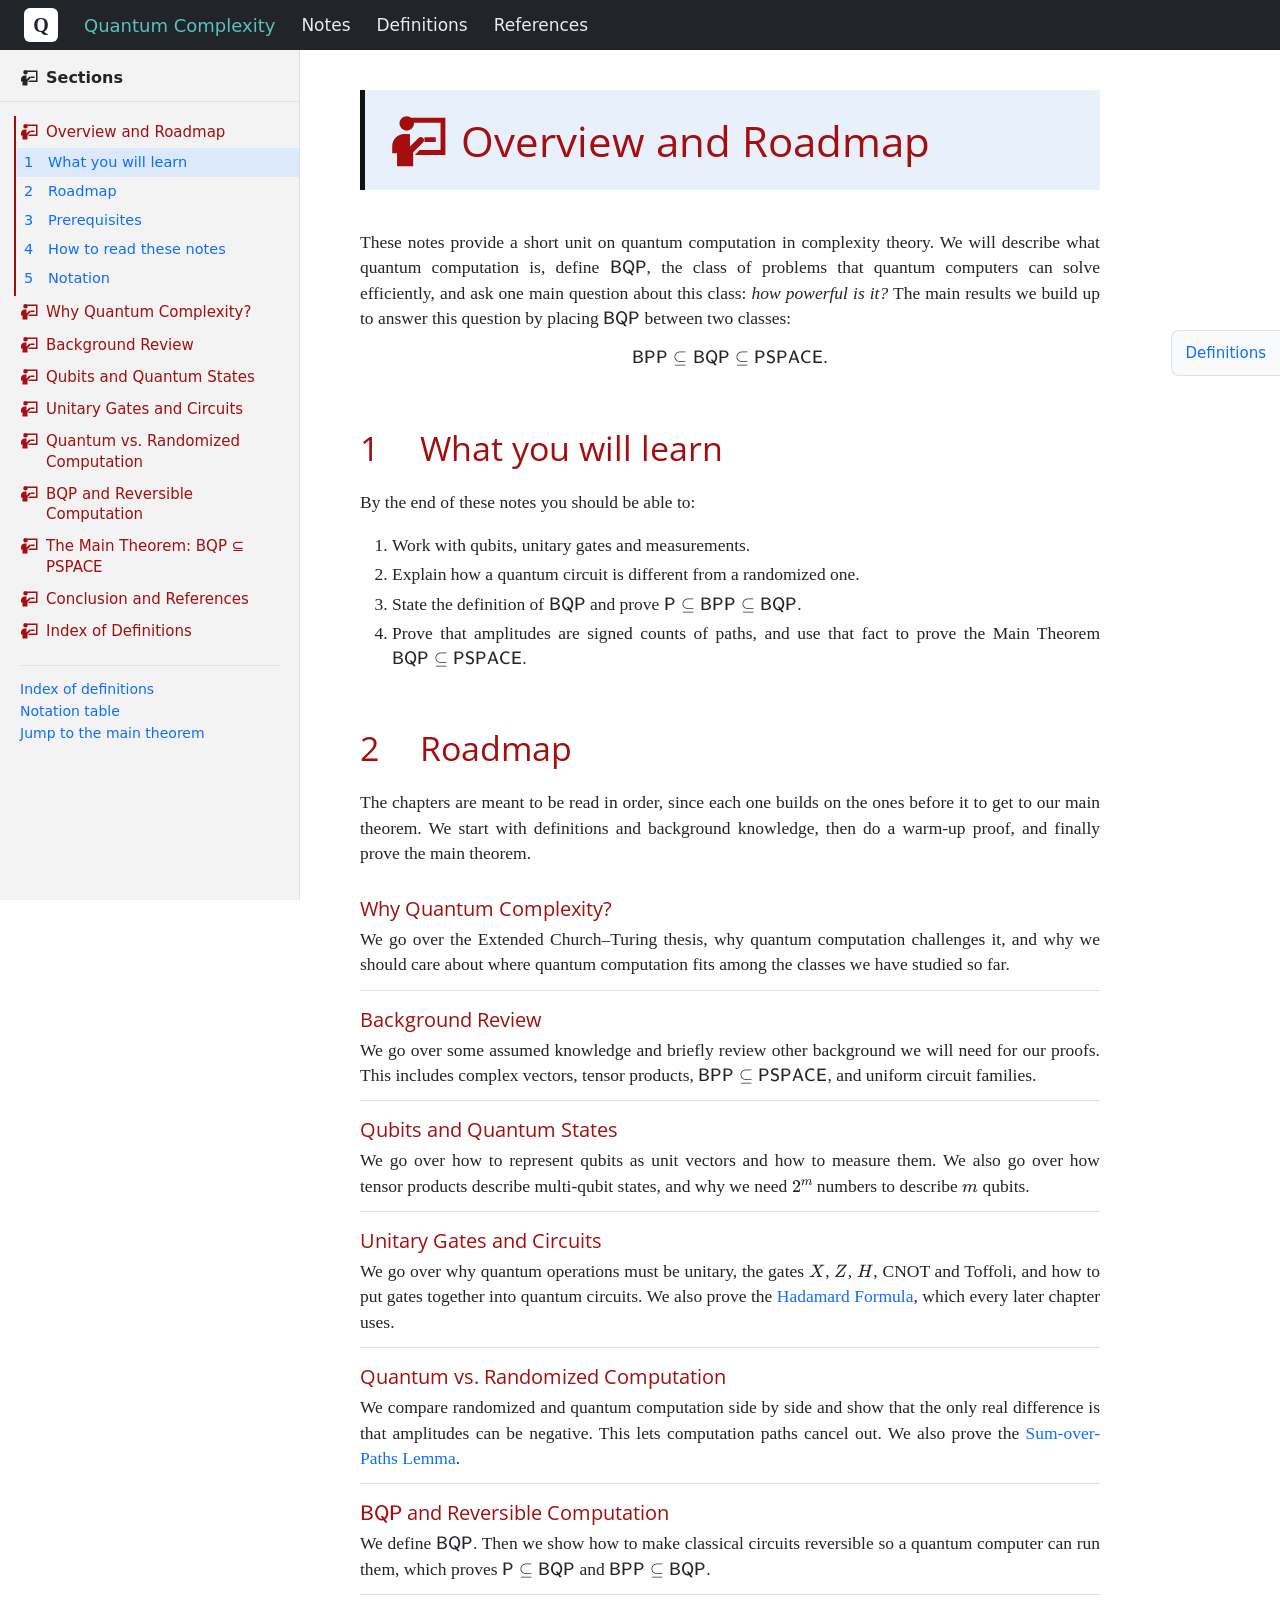
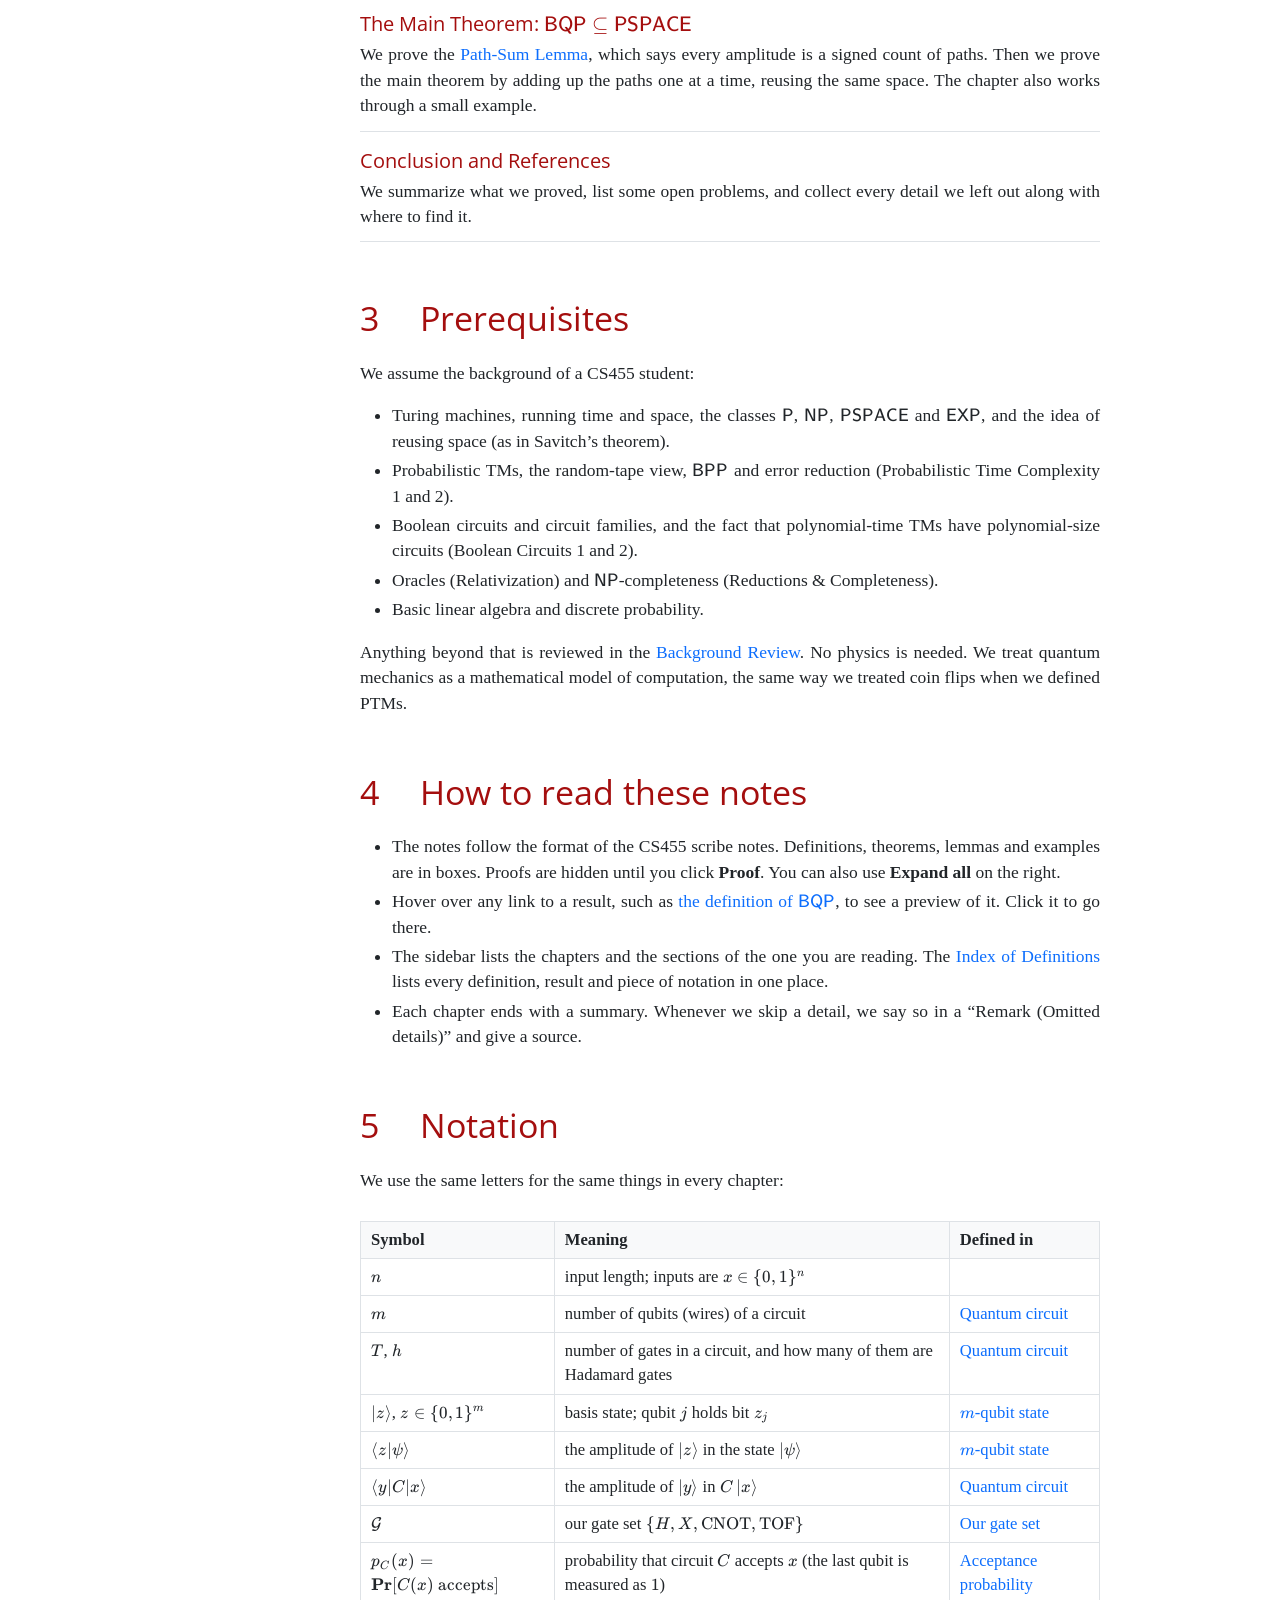
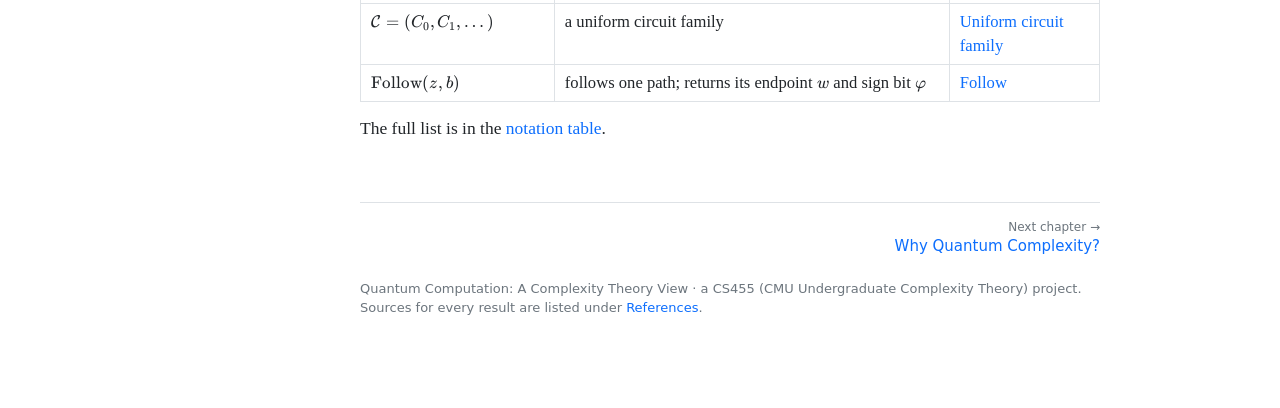
<file: index.html>
<!DOCTYPE html>
<html lang="en">
<head>
  <meta charset="UTF-8">
  <meta name="viewport" content="width=device-width, initial-scale=1.0">
  <title>Quantum Computation: A Complexity Theory View</title>
  <link rel="icon" href="data:,">
  <link rel="stylesheet" href="assets/katex/katex.min.css">
  <link rel="stylesheet" href="assets/site.css?v=10">
  <script defer src="assets/katex/katex.min.js"></script>
  <script defer src="assets/katex/contrib/auto-render.min.js"></script>
  <script defer src="assets/site.js?v=10"></script>
</head>
<body>
<main><div class="content">

<header class="chapter-banner"><h1>Overview and Roadmap</h1></header>

<p>These notes provide a short unit on quantum computation in complexity theory. We will describe what quantum computation is, define $\mathsf{BQP}$, the class of problems that quantum computers can solve efficiently, and ask one main question about this class:
  <em>how powerful is it?</em> The main results we build up to answer this question by placing $\mathsf{BQP}$ between two classes:
$$\mathsf{BPP}\subseteq\mathsf{BQP}\subseteq\mathsf{PSPACE}.$$</p>

<h2 id="what-you-learn">What you will learn</h2>
<p>By the end of these notes you should be able to:</p>
<ol>
  <li>Work with qubits, unitary gates and measurements.</li>
  <li>Explain how a quantum circuit is different from a randomized one.</li>
  <li>State the definition of $\mathsf{BQP}$ and prove $\mathsf{P} \subseteq \mathsf{BPP} \subseteq \mathsf{BQP}$.</li>
    <li>Prove that amplitudes are signed counts of paths, and use that fact to prove the Main Theorem $\mathsf{BQP} \subseteq \mathsf{PSPACE}$.</li>
</ol>

<h2 id="roadmap">Roadmap</h2>
<p>
The chapters are meant to be read in order, since each one builds on the ones before it to get to our main theorem.
We start with definitions and background knowledge, then do a warm-up proof, and finally prove the main theorem.
</p>

<ol class="outline">
  <li><h4><a href="intro.html">Why Quantum Complexity?</a></h4>
    <p>We go over the Extended Church&ndash;Turing thesis, why quantum computation challenges it, and why we should care about where quantum computation fits among the classes we have studied so far.</p></li>
  <li><h4><a href="background.html">Background Review</a></h4>
    <p>We go over some assumed knowledge and briefly review other background we will need for our proofs. This includes complex vectors, tensor products, $\mathsf{BPP}\subseteq\mathsf{PSPACE}$, and uniform circuit families.</p></li>
  <li><h4><a href="states.html">Qubits and Quantum States</a></h4>
    <p>We go over how to represent qubits as unit vectors and how to measure them. We also go over how tensor products describe multi-qubit states, and why we need $2^m$ numbers to describe $m$ qubits.</p></li>
  <li><h4><a href="gates.html">Unitary Gates and Circuits</a></h4>
    <p>We go over why quantum operations must be unitary, the gates $X$, $Z$, $H$, CNOT and Toffoli, and how to put gates together into quantum circuits. We also prove the <a href="gates.html#lem-hadamard">Hadamard Formula</a>, which every later chapter uses.</p></li>
  <li><h4><a href="interference.html">Quantum vs. Randomized Computation</a></h4>
    <p>We compare randomized and quantum computation side by side and show that the only real difference is that amplitudes can be negative. This lets computation paths cancel out. We also prove the <a href="interference.html#lem-paths">Sum-over-Paths Lemma</a>.</p></li>
  <li><h4><a href="bqp.html">$\mathsf{BQP}$ and Reversible Computation</a></h4>
    <p>We define $\mathsf{BQP}$. Then we show how to make classical circuits reversible so a quantum computer can run them, which proves $\mathsf{P}\subseteq\mathsf{BQP}$ and $\mathsf{BPP}\subseteq\mathsf{BQP}$.</p></li>
  <li><h4><a href="pp.html">The Main Theorem: $\mathsf{BQP}\subseteq\mathsf{PSPACE}$</a></h4>
    <p>We prove the <a href="pp.html#lem-pathsum">Path-Sum Lemma</a>, which says every amplitude is a signed count of paths. Then we prove the main theorem by adding up the paths one at a time, reusing the same space. The chapter also works through a small example.</p></li>
  <li><h4><a href="conclusion.html">Conclusion and References</a></h4>
    <p>We summarize what we proved, list some open problems, and collect every detail we left out along with where to find it.</p></li>
</ol>

<h2 id="prerequisites">Prerequisites</h2>
<p>We assume the background of a CS455 student:</p>
<ul>
  <li>Turing machines, running time and space, the classes $\mathsf{P}$, $\mathsf{NP}$, $\mathsf{PSPACE}$ and $\mathsf{EXP}$, and the idea of reusing space (as in Savitch&rsquo;s theorem).</li>
  <li>Probabilistic TMs, the random-tape view, $\mathsf{BPP}$ and error reduction (Probabilistic Time Complexity 1 and 2).</li>
  <li>Boolean circuits and circuit families, and the fact that polynomial-time TMs have polynomial-size circuits (Boolean Circuits 1 and 2).</li>
  <li>Oracles (Relativization) and $\mathsf{NP}$-completeness (Reductions &amp; Completeness).</li>
  <li>Basic linear algebra and discrete probability.</li>
</ul>
<p>Anything beyond that is reviewed in the <a href="background.html">Background Review</a>. No physics is needed. We treat quantum mechanics as a mathematical model of computation, the same way we treated coin flips when we defined PTMs.</p>

<h2 id="how-to-read">How to read these notes</h2>
<ul>
  <li>The notes follow the format of the CS455 scribe notes. Definitions, theorems, lemmas and examples are in boxes. Proofs are hidden until you click <strong>Proof</strong>. You can also use <strong>Expand all</strong> on the right.</li>
  <li>Hover over any link to a result, such as <a href="bqp.html#def-bqp">the definition of $\mathsf{BQP}$</a>, to see a preview of it. Click it to go there.</li>
  <li>The sidebar lists the chapters and the sections of the one you are reading. The <a href="glossary.html">Index of Definitions</a> lists every definition, result and piece of notation in one place.</li>
  <li>Each chapter ends with a summary. Whenever we skip a detail, we say so in a &ldquo;Remark (Omitted details)&rdquo; and give a source.</li>
</ul>

<h2 id="notation">Notation</h2>
<p>We use the same letters for the same things in every chapter:</p>
<div class="table-wrap"><table>
  <tr><th>Symbol</th><th>Meaning</th><th>Defined in</th></tr>
  <tr><td>$n$</td><td>input length; inputs are $x\in\{0,1\}^n$</td><td></td></tr>
  <tr><td>$m$</td><td>number of qubits (wires) of a circuit</td><td><a href="gates.html#def-circuit">Quantum circuit</a></td></tr>
  <tr><td>$T$, $h$</td><td>number of gates in a circuit, and how many of them are Hadamard gates</td><td><a href="gates.html#def-circuit">Quantum circuit</a></td></tr>
  <tr><td>$\ket{z}$, $z\in\{0,1\}^m$</td><td>basis state; qubit $j$ holds bit $z_j$</td><td><a href="states.html#def-state">$m$-qubit state</a></td></tr>
  <tr><td>$\braket{z}{\psi}$</td><td>the amplitude of $\ket z$ in the state $\ket\psi$</td><td><a href="states.html#def-state">$m$-qubit state</a></td></tr>
  <tr><td>$\amp{y}{C}{x}$</td><td>the amplitude of $\ket y$ in $C\ket x$</td><td><a href="gates.html#def-circuit">Quantum circuit</a></td></tr>
  <tr><td>$\mathcal G$</td><td>our gate set $\{H, X, \mathrm{CNOT}, \mathrm{TOF}\}$</td><td><a href="gates.html#def-gateset">Our gate set</a></td></tr>
  <tr><td>$p_C(x) = \Pr[C(x)\text{ accepts}]$</td><td>probability that circuit $C$ accepts $x$ (the last qubit is measured as $1$)</td><td><a href="bqp.html#def-accept">Acceptance probability</a></td></tr>
  <tr><td>$\mathcal C = (C_0, C_1,\dots)$</td><td>a uniform circuit family</td><td><a href="background.html#def-uniform">Uniform circuit family</a></td></tr>
  <tr><td>$\mathrm{Follow}(z,b)$</td><td>follows one path; returns its endpoint $w$ and sign bit $\varphi$</td><td><a href="pp.html#def-follow">Follow</a></td></tr>
</table></div>
<p>The full list is in the <a href="glossary.html#notation">notation table</a>.</p>

</div></main>
</body>
</html>
</file>
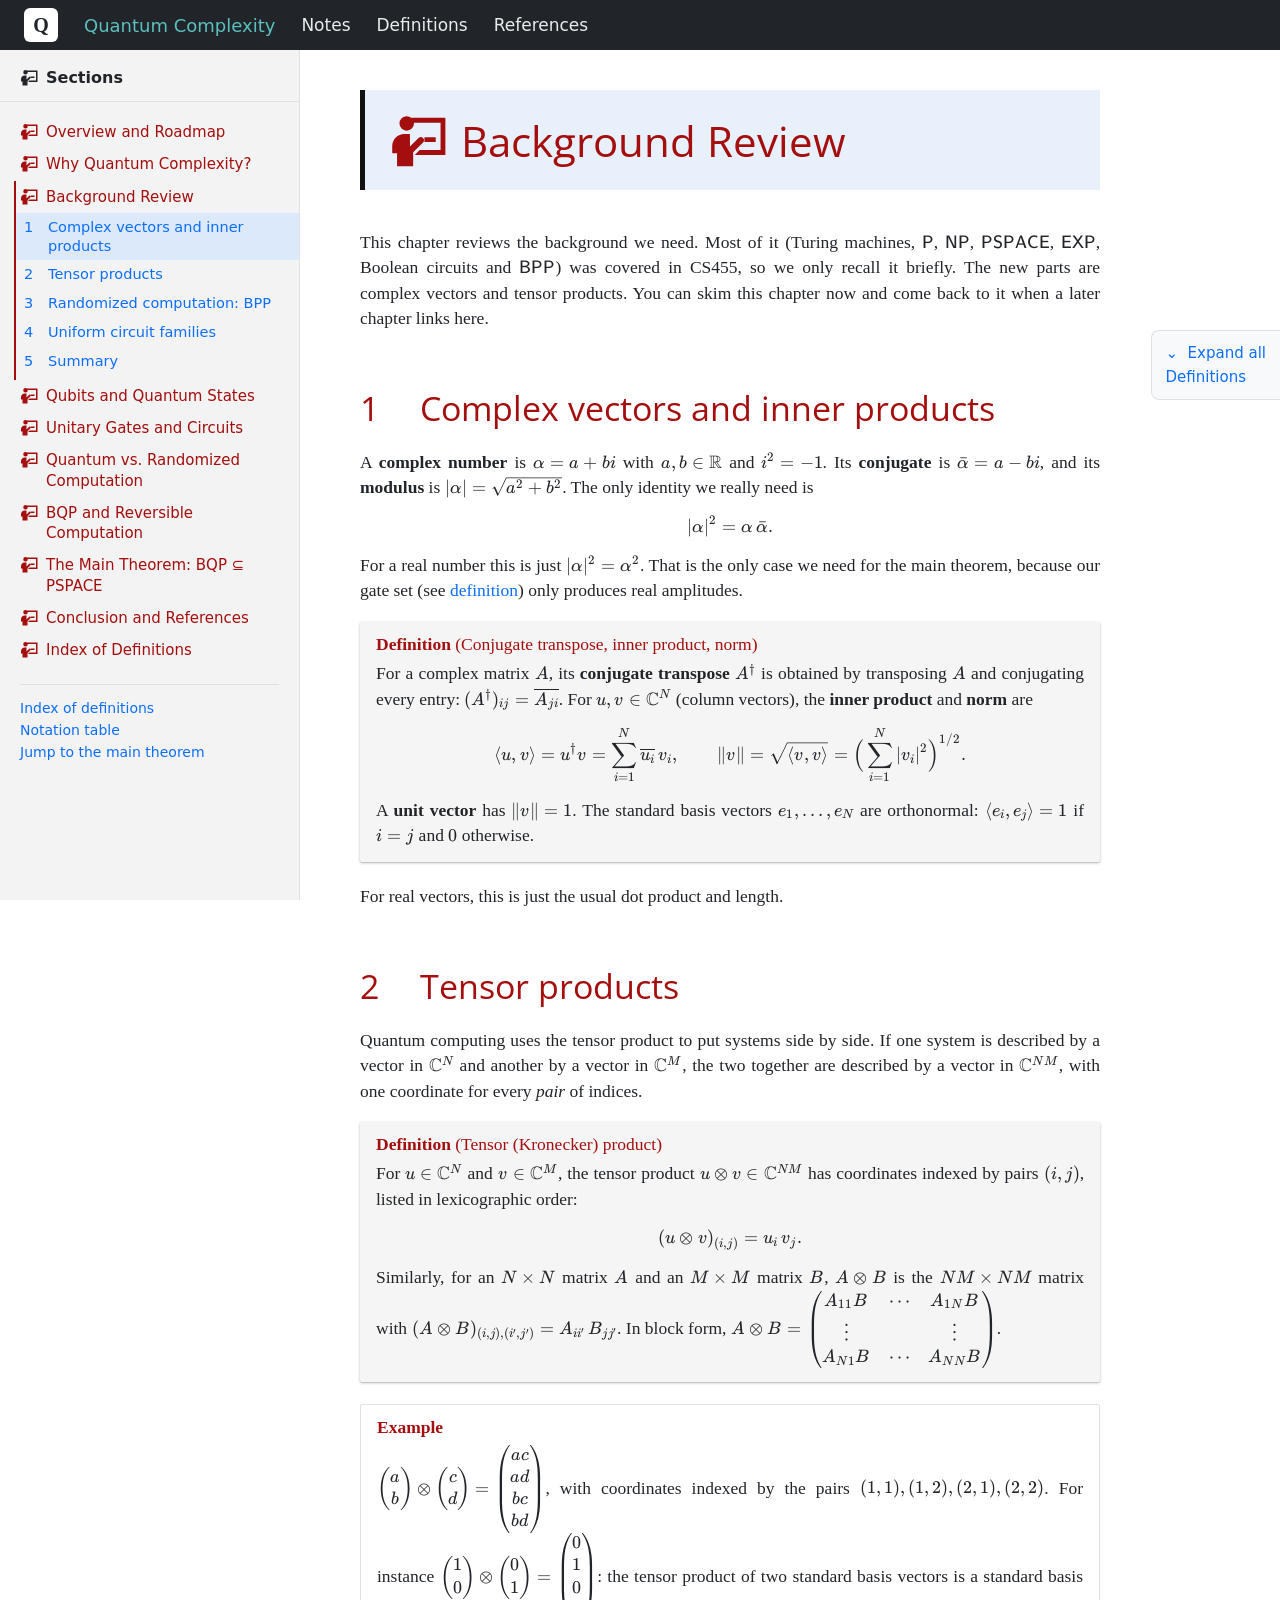
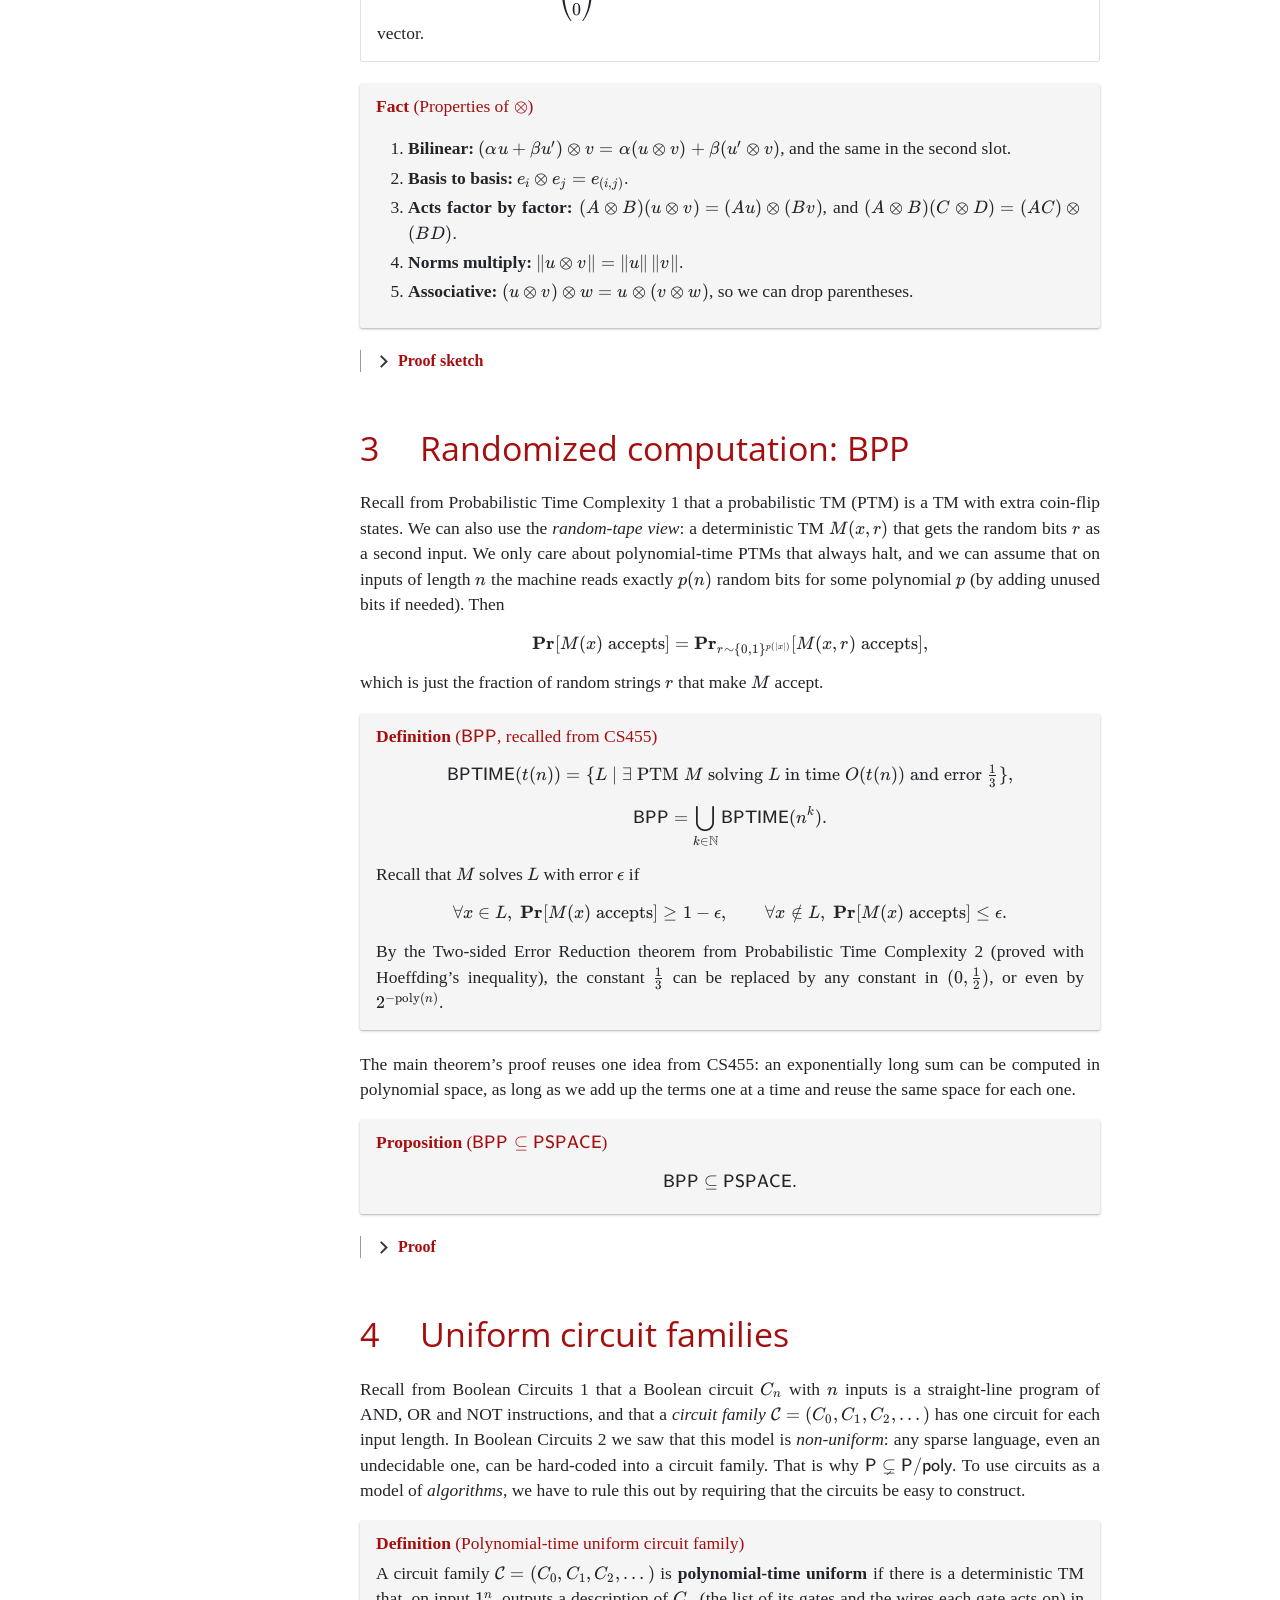
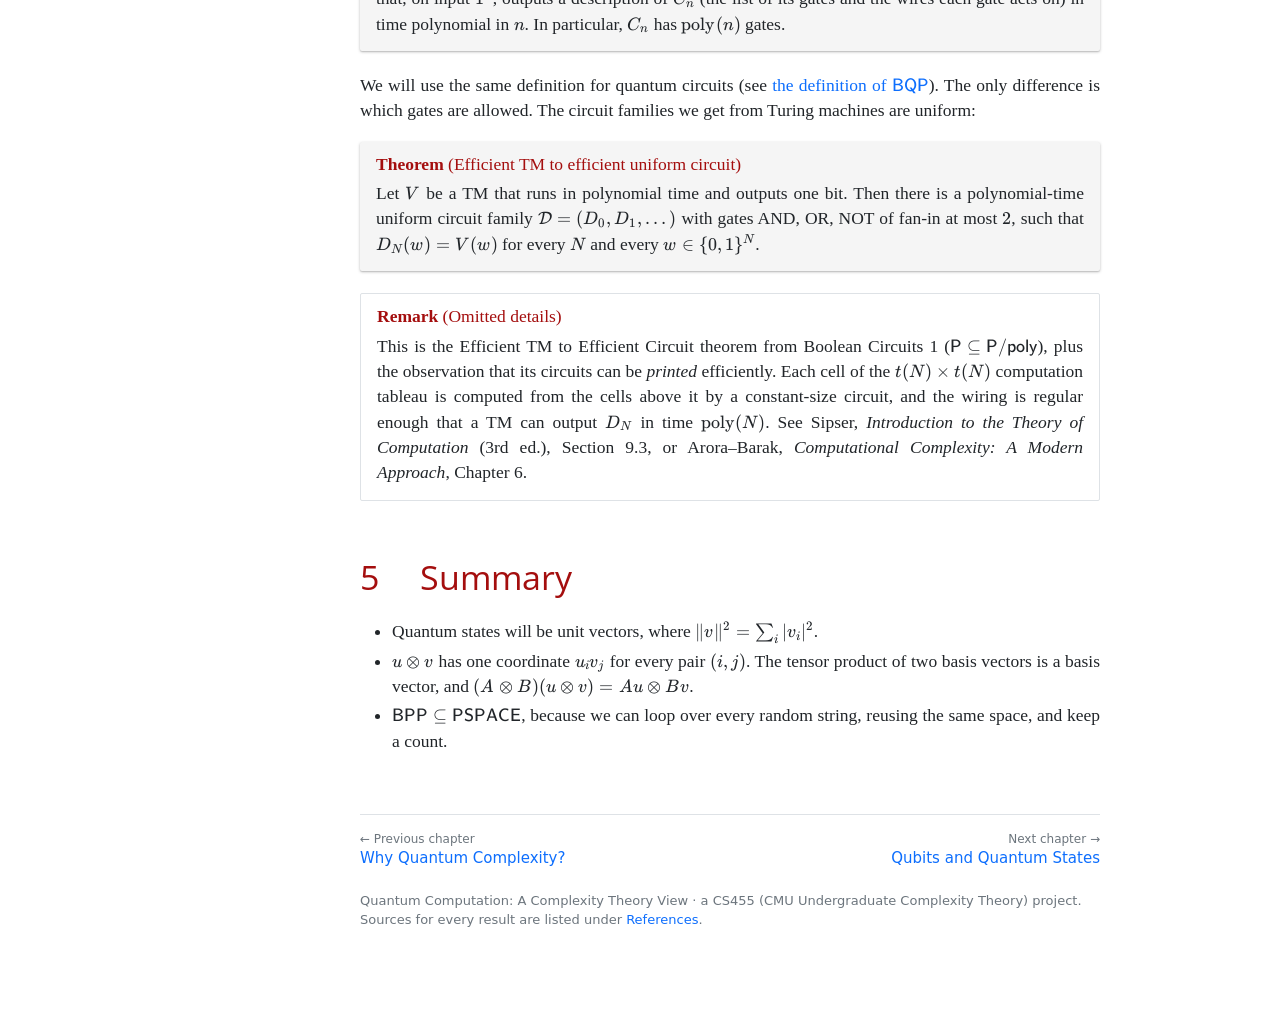
<file: background.html>
<!DOCTYPE html>
<html lang="en">
<head>
  <meta charset="UTF-8">
  <meta name="viewport" content="width=device-width, initial-scale=1.0">
  <title>Background Review | Quantum Computation</title>
  <link rel="icon" href="data:,">
  <link rel="stylesheet" href="assets/katex/katex.min.css">
  <link rel="stylesheet" href="assets/site.css?v=10">
  <script defer src="assets/katex/katex.min.js"></script>
  <script defer src="assets/katex/contrib/auto-render.min.js"></script>
  <script defer src="assets/site.js?v=10"></script>
</head>
<body>
<main><div class="content">

<header class="chapter-banner"><h1>Background Review</h1></header>

<p>This chapter reviews the background we need. Most of it (Turing machines, $\mathsf{P}$, $\mathsf{NP}$, $\mathsf{PSPACE}$, $\mathsf{EXP}$, Boolean circuits and $\mathsf{BPP}$) was covered in CS455, so we only recall it briefly. The new parts are complex vectors and tensor products. You can skim this chapter now and come back to it when a later chapter links here.</p>
<h2 id="linear-algebra">Complex vectors and inner products</h2>
<p>
A <strong>complex number</strong> is $\alpha = a + bi$ with $a,b\in\R$ and $i^2=-1$. Its <strong>conjugate</strong> is $\bar\alpha = a - bi$,
and its <strong>modulus</strong> is $|\alpha| = \sqrt{a^2+b^2}$. The only identity we really need is
$$|\alpha|^2 = \alpha\,\bar\alpha .$$
For a real number this is just $|\alpha|^2 = \alpha^2$. That is the only case we need for the main theorem, because our gate set
(see <a href="gates.html#def-gateset">definition</a>) only produces real amplitudes.
</p>

<div class="box def" id="def-inner">
  <div class="box-title"><span class="label">Definition</span> <span class="name">(Conjugate transpose, inner product, norm)</span></div>
  <p>For a complex matrix $A$, its <strong>conjugate transpose</strong> $A^\dagger$ is obtained by transposing $A$ and conjugating every entry:
  $(A^\dagger)_{ij} = \overline{A_{ji}}$. For $u, v\in\C^N$ (column vectors), the <strong>inner product</strong> and <strong>norm</strong> are
  $$\langle u, v\rangle = u^\dagger v = \sum_{i=1}^N \overline{u_i}\, v_i, \qquad \|v\| = \sqrt{\langle v,v\rangle} = \Big(\sum_{i=1}^N |v_i|^2\Big)^{1/2}.$$
  A <strong>unit vector</strong> has $\|v\|=1$. The standard basis vectors $e_1,\dots,e_N$ are orthonormal: $\langle e_i, e_j\rangle = 1$ if $i=j$ and $0$ otherwise.</p>
</div>
<p>For real vectors, this is just the usual dot product and length.</p>

<h2 id="tensor">Tensor products</h2>
<p>
Quantum computing uses the tensor product to put systems side by side. If one system is described by a vector in $\C^N$ and another by a
vector in $\C^M$, the two together are described by a vector in $\C^{NM}$, with one coordinate for every <em>pair</em> of indices.
</p>
<div class="box def" id="def-tensor">
  <div class="box-title"><span class="label">Definition</span> <span class="name">(Tensor (Kronecker) product)</span></div>
  <p>For $u\in\C^N$ and $v\in\C^M$, the tensor product $u\otimes v\in\C^{NM}$ has coordinates indexed by pairs $(i,j)$, listed in
  lexicographic order:
  $$(u\otimes v)_{(i,j)} = u_i\, v_j.$$
  Similarly, for an $N\times N$ matrix $A$ and an $M\times M$ matrix $B$, $A\otimes B$ is the $NM\times NM$ matrix with
  $(A\otimes B)_{(i,j),(i',j')} = A_{ii'}\,B_{jj'}$. In block form,
  $A\otimes B = \begin{pmatrix} A_{11}B & \cdots & A_{1N}B\\ \vdots & & \vdots \\ A_{N1}B & \cdots & A_{NN}B\end{pmatrix}$.</p>
</div>

<div class="box ex" id="ex-tensor">
  <div class="box-title"><span class="label">Example</span></div>
  <p>$\begin{pmatrix}a\\b\end{pmatrix}\otimes\begin{pmatrix}c\\d\end{pmatrix} = \begin{pmatrix}ac\\ad\\bc\\bd\end{pmatrix}$, with coordinates indexed by the pairs $(1,1),(1,2),(2,1),(2,2)$.
  For instance $\begin{pmatrix}1\\0\end{pmatrix}\otimes\begin{pmatrix}0\\1\end{pmatrix} = \begin{pmatrix}0\\1\\0\\0\end{pmatrix}$: the tensor product of two standard basis vectors is a standard basis vector.</p>
</div>

<div class="box fact" id="fact-tensor">
  <div class="box-title"><span class="label">Fact</span> <span class="name">(Properties of $\otimes$)</span></div>
  <ol>
    <li><strong>Bilinear:</strong> $(\alpha u + \beta u')\otimes v = \alpha(u\otimes v) + \beta(u'\otimes v)$, and the same in the second slot.</li>
    <li><strong>Basis to basis:</strong> $e_i\otimes e_j = e_{(i,j)}$.</li>
    <li><strong>Acts factor by factor:</strong> $(A\otimes B)(u\otimes v) = (Au)\otimes(Bv)$, and $(A\otimes B)(C\otimes D) = (AC)\otimes(BD)$.</li>
    <li><strong>Norms multiply:</strong> $\|u\otimes v\| = \|u\|\,\|v\|$.</li>
    <li><strong>Associative:</strong> $(u\otimes v)\otimes w = u\otimes(v\otimes w)$, so we can drop parentheses.</li>
  </ol>
</div>
<div class="proof"><span class="proof-label">Proof sketch.</span>
  Each item follows by comparing coordinates. For example, for item 3:
  $\big((A\otimes B)(u\otimes v)\big)_{(i,j)} = \sum_{i',j'} A_{ii'}B_{jj'}u_{i'}v_{j'} = \big(\sum_{i'}A_{ii'}u_{i'}\big)\big(\sum_{j'}B_{jj'}v_{j'}\big) = (Au)_i (Bv)_j$.
  For item 4, $\sum_{i,j}|u_iv_j|^2 = \sum_i |u_i|^2\sum_j|v_j|^2$.
  <span class="qed">&#8718;</span>
</div>

<h2 id="pp">Randomized computation: BPP</h2>
<p>
Recall from Probabilistic Time Complexity 1 that a probabilistic TM (PTM) is a TM with extra coin-flip states. We can also use the <em>random-tape view</em>:
a deterministic TM $M(x,r)$ that gets the random bits $r$ as a second input. We only care about polynomial-time PTMs that always halt,
and we can assume that on inputs of length $n$ the machine reads exactly $p(n)$ random bits for some polynomial $p$ (by adding unused bits if needed). Then
$$\Pr[M(x)\text{ accepts}] = \Pr_{r\sim\{0,1\}^{p(|x|)}}[M(x,r)\text{ accepts}],$$
which is just the fraction of random strings $r$ that make $M$ accept.
</p>

<div class="box def" id="def-bpp">
  <div class="box-title"><span class="label">Definition</span> <span class="name">($\mathsf{BPP}$, recalled from CS455)</span></div>
  <p>$$\mathsf{BPTIME}(t(n)) = \{L \mid \exists\text{ PTM } M \text{ solving } L \text{ in time } O(t(n)) \text{ and error } \tfrac13\},$$
  $$\mathsf{BPP} = \bigcup_{k\in\mathbb N}\mathsf{BPTIME}(n^k).$$
  Recall that $M$ solves $L$ with error $\epsilon$ if
  $$\forall x\in L,\ \Pr[M(x)\text{ accepts}]\ge 1-\epsilon, \qquad \forall x\notin L,\ \Pr[M(x)\text{ accepts}]\le\epsilon.$$
  By the Two-sided Error Reduction theorem from Probabilistic Time Complexity 2 (proved with Hoeffding&rsquo;s inequality), the constant $\tfrac13$ can be replaced by any constant in $(0,\tfrac12)$, or even by $2^{-\mathrm{poly}(n)}$.</p>
</div>

<p>
The main theorem&rsquo;s proof reuses one idea from CS455: an exponentially long sum can be computed in polynomial space, as long as we add up the terms one at a time and reuse the same space for each one.
</p>
<div class="box prop" id="prop-bpp-pspace">
  <div class="box-title"><span class="label">Proposition</span> <span class="name">($\mathsf{BPP}\subseteq\mathsf{PSPACE}$)</span></div>
  <p>$$\mathsf{BPP}\subseteq\mathsf{PSPACE}.$$</p>
</div>
<div class="proof"><span class="proof-label">Proof.</span>
  <p>Let $L\in\mathsf{BPP}$ via $M(x,r)$ with $r\in\{0,1\}^{p(|x|)}$ and error $\tfrac13$. We define $M'$ as follows (this is like the proof of trivial derandomization, $\mathsf{BPP}\subseteq\mathsf{EXP}$):</p>
  <div class="pseudo">
    <div><b>def</b> $M'(x)$:</div>
    <div class="i1">$\mathit{count} \gets 0$</div>
    <div class="i1"><b>for all</b> $r\in\{0,1\}^{p(|x|)}$:</div>
    <div class="i2">run $M(x,r)$; <b>if</b> it accepts: $\mathit{count}\gets\mathit{count}+1$</div>
    <div class="i1"><b>if</b> $\mathit{count} > 2^{p(|x|)-1}$: accept</div>
    <div class="i1"><b>else</b>: reject</div>
  </div>
  <p>$M'$ accepts exactly when $\Pr[M(x)\text{ accepts}]>\tfrac12$. That happens when $x\in L$ (the probability is at least $\tfrac23$) and not when $x\notin L$ (it is at most $\tfrac13$), so $M'$ decides $L$.</p>
  <p>Each run of $M(x,r)$ takes polynomial time, hence polynomial space, and the <em>same</em> work space is reused for every $r$. Besides that, $M'$ stores the current $r$ ($p(|x|)$ bits)
  and the counter ($p(|x|)+1$ bits). So $M'$ runs in polynomial space.
  <span class="qed">&#8718;</span></p>
</div>

<h2 id="uniform">Uniform circuit families</h2>
<p>
Recall from Boolean Circuits 1 that a Boolean circuit $C_n$ with $n$ inputs is a straight-line program of AND, OR and NOT instructions, and that a
<em>circuit family</em> $\mathcal C = (C_0, C_1, C_2,\dots)$ has one circuit for each input length. In Boolean Circuits 2 we saw that this model is
<em>non-uniform</em>: any sparse language, even an undecidable one, can be hard-coded into a circuit family. That is why $\mathsf{P}\subsetneq\mathsf{P}/\mathsf{poly}$.
To use circuits as a model of <em>algorithms</em>, we have to rule this out by requiring that the circuits be easy to construct.
</p>
<div class="box def" id="def-uniform">
  <div class="box-title"><span class="label">Definition</span> <span class="name">(Polynomial-time uniform circuit family)</span></div>
  <p>A circuit family $\mathcal C = (C_0,C_1,C_2,\dots)$ is <strong>polynomial-time uniform</strong> if there is a deterministic TM that, on input $1^n$,
  outputs a description of $C_n$ (the list of its gates and the wires each gate acts on) in time polynomial in $n$. In particular, $C_n$ has $\mathrm{poly}(n)$ gates.</p>
</div>
<p>
We will use the same definition for quantum circuits (see <a href="bqp.html#def-bqp">the definition of $\mathsf{BQP}$</a>). The only difference is which gates are allowed.
The circuit families we get from Turing machines are uniform:
</p>

<div class="box thm" id="fact-tm-circuits">
  <div class="box-title"><span class="label">Theorem</span> <span class="name">(Efficient TM to efficient uniform circuit)</span></div>
  <p>Let $V$ be a TM that runs in polynomial time and outputs one bit. Then there is a polynomial-time uniform circuit family $\mathcal D = (D_0, D_1, \dots)$
  with gates AND, OR, NOT of fan-in at most $2$, such that $D_N(w) = V(w)$ for every $N$ and every $w\in\{0,1\}^N$.</p>
</div>
<div class="box omit" id="omit-tm-circuits">
  <div class="box-title"><span class="label">Remark</span> <span class="name">(Omitted details)</span></div>
  <p>This is the Efficient TM to Efficient Circuit theorem from Boolean Circuits 1 ($\mathsf{P}\subseteq\mathsf{P}/\mathsf{poly}$), plus the observation that
  its circuits can be <em>printed</em> efficiently. Each cell of the $t(N)\times t(N)$ computation tableau is computed from the cells above it by a constant-size circuit,
  and the wiring is regular enough that a TM can output $D_N$ in time $\mathrm{poly}(N)$. See Sipser, <em>Introduction to the Theory of Computation</em> (3rd ed.), Section 9.3,
  or Arora&ndash;Barak, <em>Computational Complexity: A Modern Approach</em>, Chapter 6.</p>
</div>

<h2 id="summary">Summary</h2>
<ul>
  <li>Quantum states will be unit vectors, where $\|v\|^2 = \sum_i |v_i|^2$.</li>
  <li>$u\otimes v$ has one coordinate $u_iv_j$ for every pair $(i,j)$. The tensor product of two basis vectors is a basis vector, and $(A\otimes B)(u\otimes v) = Au\otimes Bv$.</li>
  <li>$\mathsf{BPP}\subseteq\mathsf{PSPACE}$, because we can loop over every random string, reusing the same space, and keep a count.</li>
</ul>

</div></main>
</body>
</html>
</file>
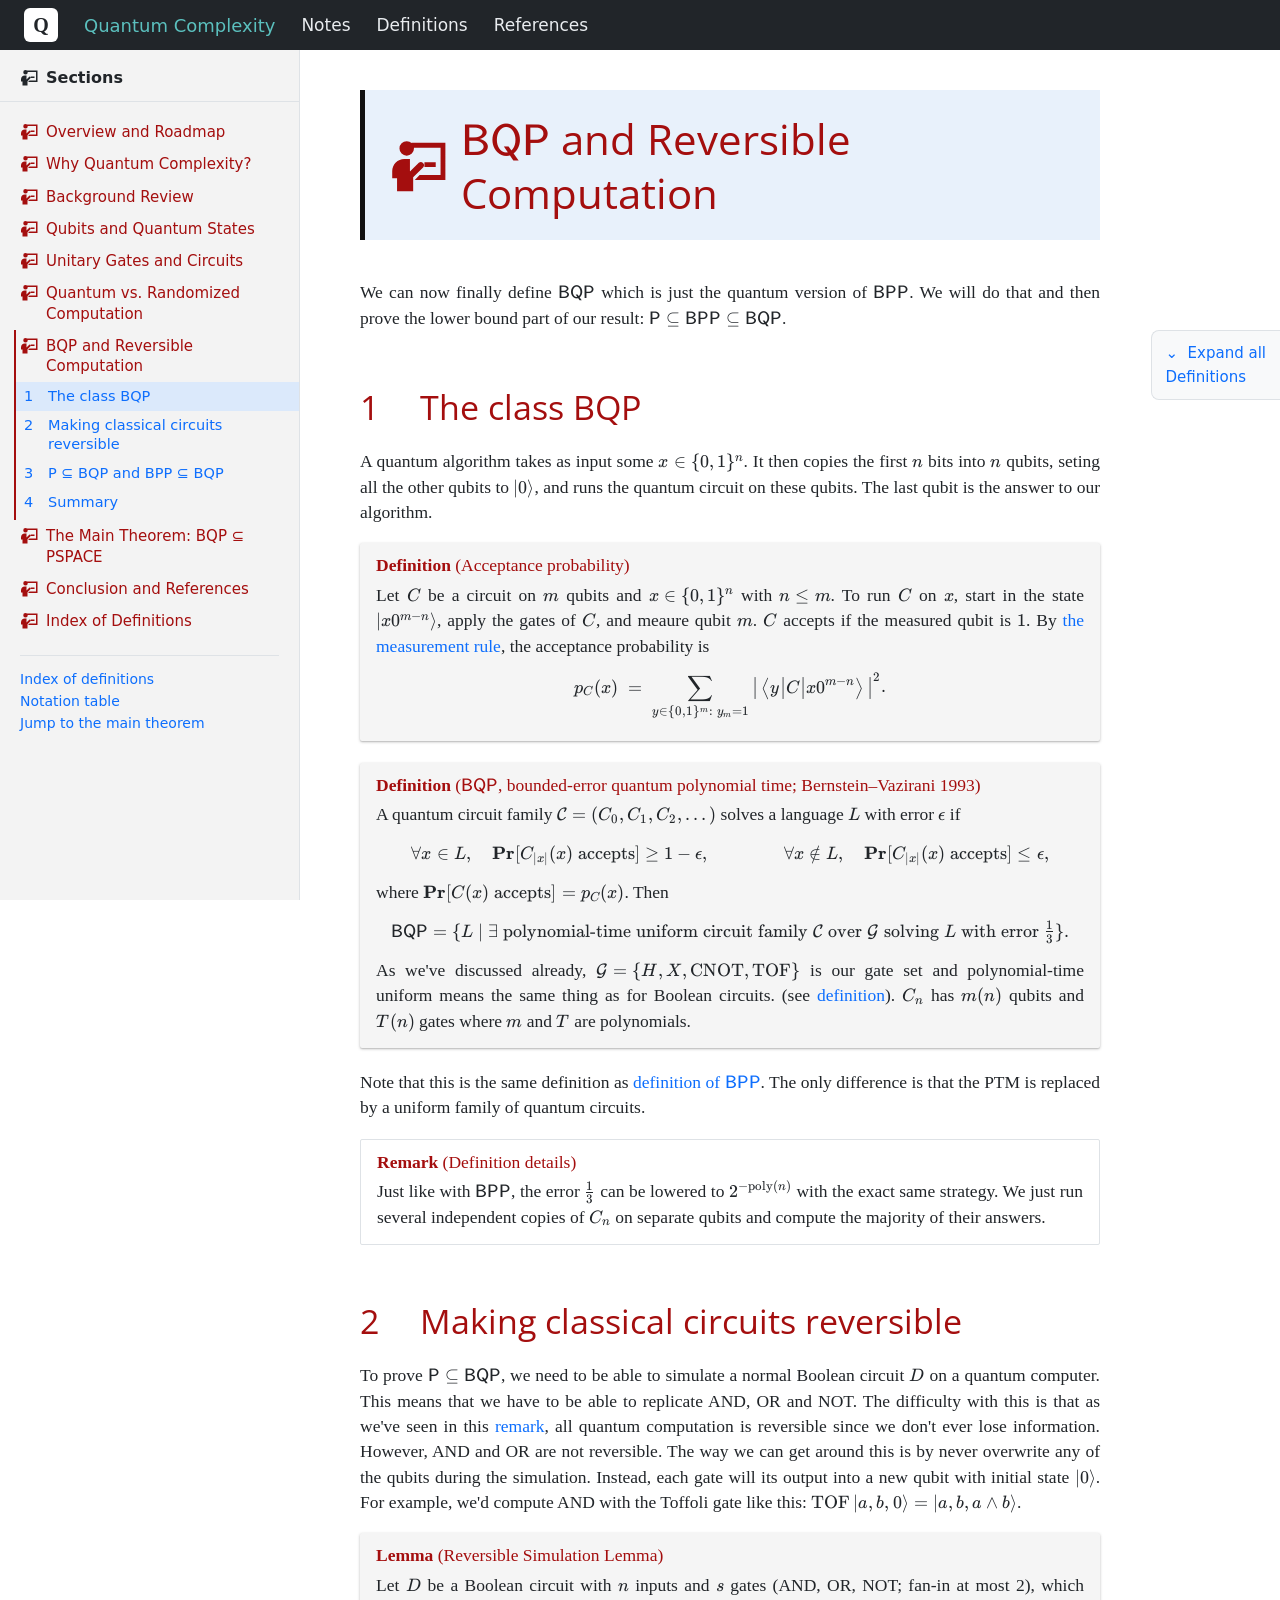
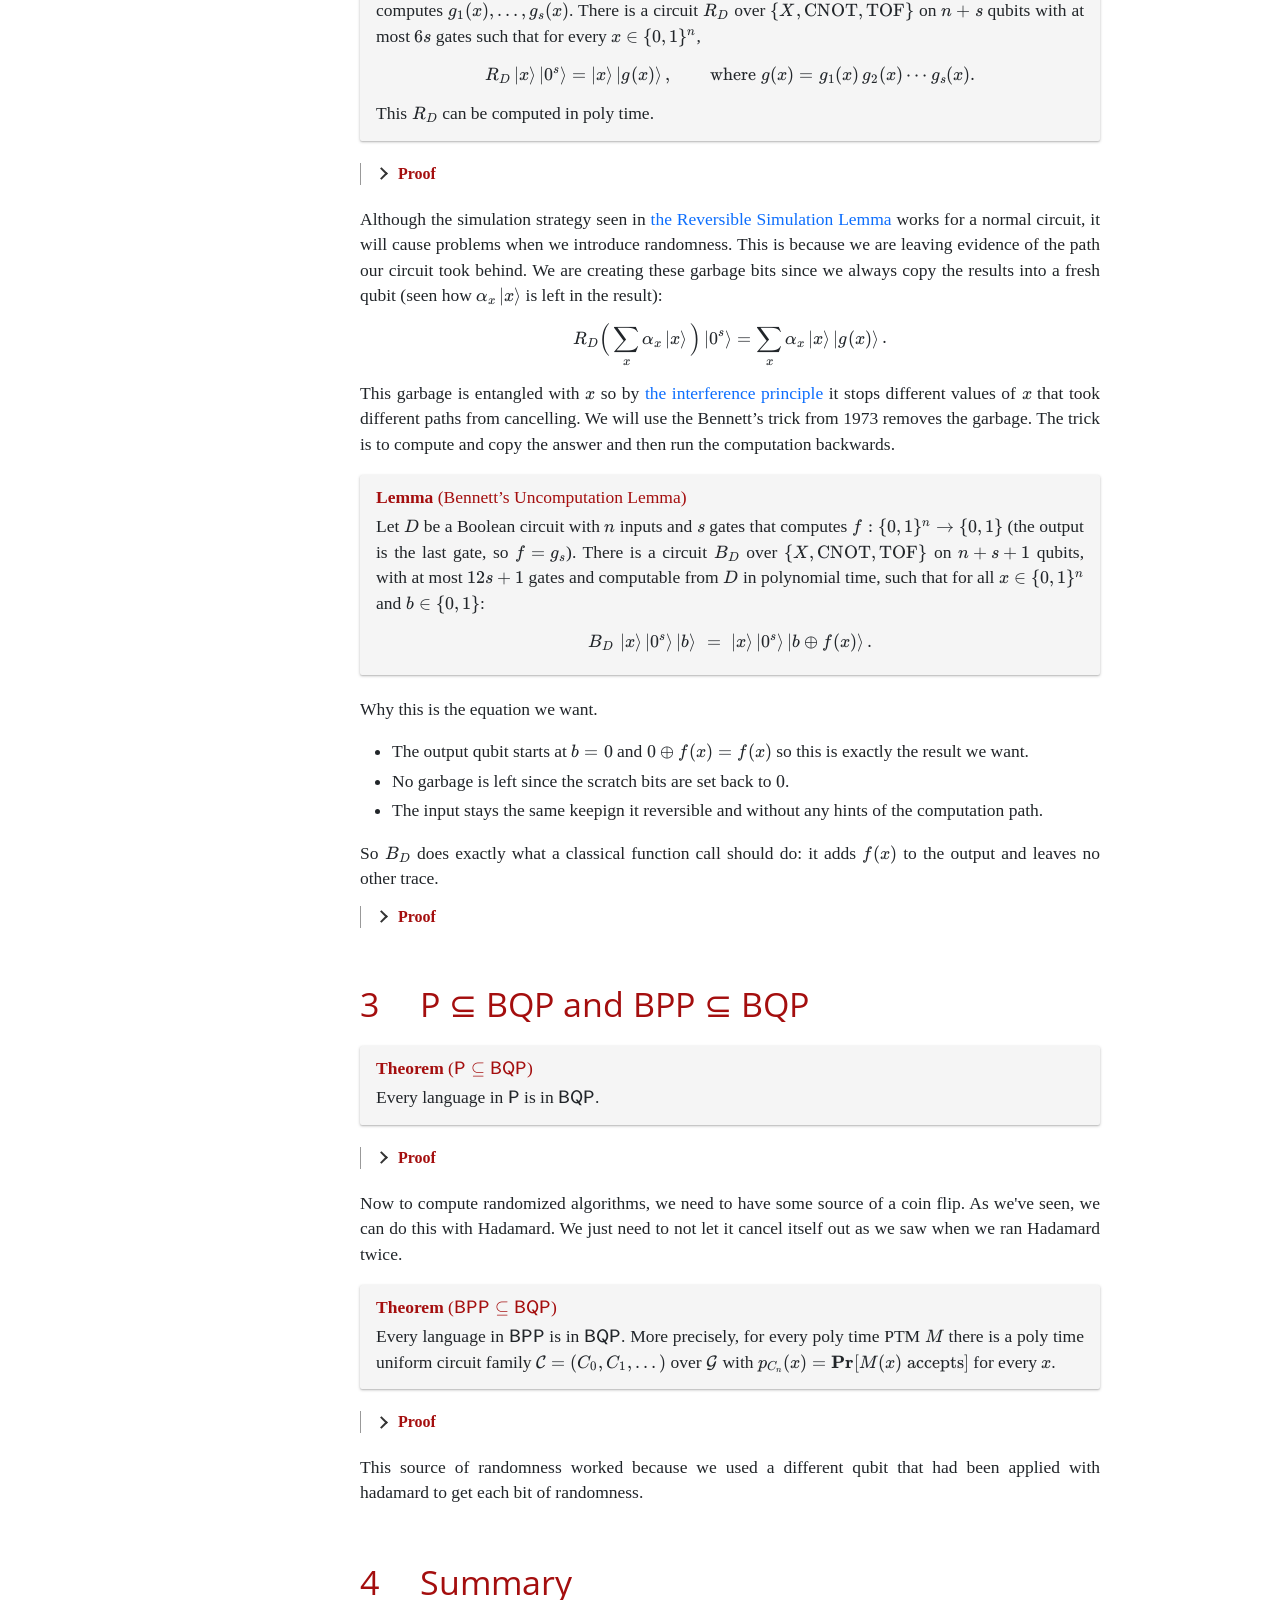
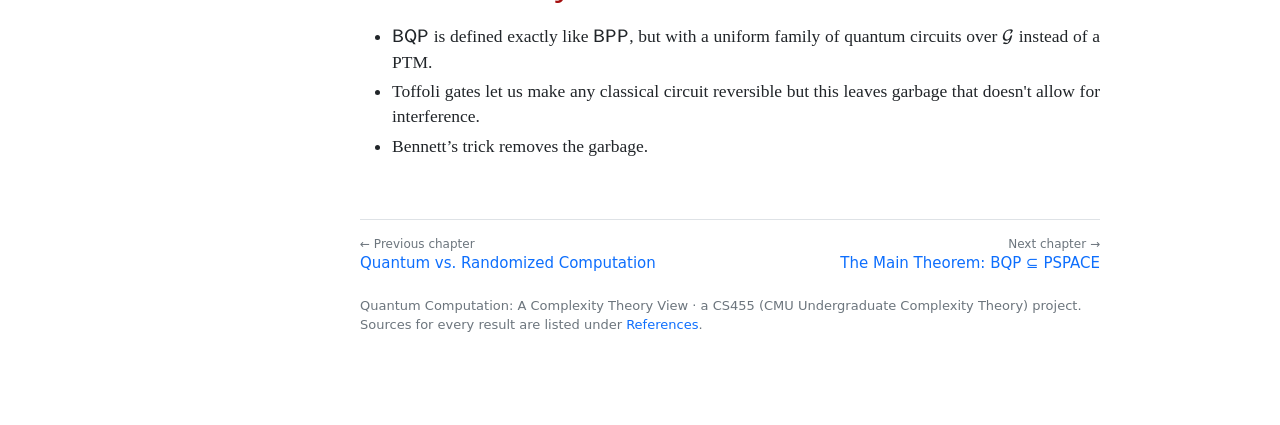
<file: bqp.html>
<!DOCTYPE html>
<html lang="en">
<head>
  <meta charset="UTF-8">
  <meta name="viewport" content="width=device-width, initial-scale=1.0">
  <title>BQP and Reversible Computation | Quantum Computation</title>
  <link rel="icon" href="data:,">
  <link rel="stylesheet" href="assets/katex/katex.min.css">
  <link rel="stylesheet" href="assets/site.css?v=10">
  <script defer src="assets/katex/katex.min.js"></script>
  <script defer src="assets/katex/contrib/auto-render.min.js"></script>
  <script defer src="assets/site.js?v=10"></script>
</head>
<body>
<main><div class="content">

<header class="chapter-banner"><h1>$\mathsf{BQP}$ and Reversible Computation</h1></header>

<p>We can now finally define $\mathsf{BQP}$ which is just the quantum version of $\mathsf{BPP}$. We will do that and then prove the lower bound part of our result: $\mathsf{P}\subseteq\mathsf{BPP}\subseteq\mathsf{BQP}$.</p>

<h2 id="bqp">The class BQP</h2>
<p>
A quantum algorithm takes as input some $x\in\{0,1\}^n$. It then copies the first $n$ bits into $n$ qubits, seting all the other qubits to $\ket0$, and runs the quantum circuit on these qubits.
The last qubit is the answer to our algorithm.
</p>
<div class="box def" id="def-accept">
  <div class="box-title"><span class="label">Definition</span> <span class="name">(Acceptance probability)</span></div>
  <p>Let $C$ be a circuit on $m$ qubits and $x\in\{0,1\}^n$ with $n\le m$. To run $C$ on $x$, start in the state $\ket{x0^{m-n}}$, apply the gates of $C$, and meaure qubit $m$. $C$ accepts if the measured qubit is $1$.
  By <a href="states.html#def-measure">the measurement rule</a>, the acceptance probability is
  $$p_C(x) \;=\; \sum_{y\in\{0,1\}^m:\;y_m = 1}\big|\amp{y}{C}{x0^{m-n}}\big|^2 .$$</p>
</div>

<div class="box def" id="def-bqp">
  <div class="box-title"><span class="label">Definition</span> <span class="name">($\mathsf{BQP}$, bounded-error quantum polynomial time; Bernstein&ndash;Vazirani 1993)</span></div>
  <p>A quantum circuit family $\mathcal C = (C_0, C_1, C_2,\dots)$ solves a language $L$ with error $\epsilon$ if
  $$\forall x\in L,\quad \Pr[C_{|x|}(x)\text{ accepts}]\ge 1-\epsilon, \qquad\qquad \forall x\notin L,\quad \Pr[C_{|x|}(x)\text{ accepts}]\le\epsilon,$$
  where $\Pr[C(x)\text{ accepts}] = p_C(x)$. Then
  $$\mathsf{BQP} = \{L \mid \exists \text{ polynomial-time uniform circuit family } \mathcal C \text{ over } \mathcal G \text{ solving } L \text{ with error } \tfrac13\}.$$
  As we've discussed already, $\mathcal G = \{H,X,\CNOT,\TOF\}$ is our gate set and polynomial-time uniform means the same thing as for Boolean circuits.
  (see <a href="background.html#def-uniform">definition</a>). $C_n$ has $m(n)$ qubits and $T(n)$ gates where $m$ and $T$ are polynomials.</p>
</div>

<p>Note that this is the same definition as <a href="background.html#def-bpp">definition of $\mathsf{BPP}$</a>. The only difference is that the PTM is replaced by a uniform family of quantum circuits.</p>

<div class="box rem" id="rem-robust">
  <div class="box-title"><span class="label">Remark</span> <span class="name">(Definition details)</span></div>
  <p>Just like with $\mathsf{BPP}$, the error $\tfrac13$ can be lowered to $2^{-\mathrm{poly}(n)}$ with the exact same strategy. We just run several independent copies of $C_n$ on separate qubits and compute the majority of their answers.</p>
</div>

<h2 id="reversible">Making classical circuits reversible</h2>
<p>
To prove $\mathsf{P}\subseteq\mathsf{BQP}$, we need to be able to simulate a normal Boolean circuit $D$ on a quantum computer. This means that we have to be able to replicate AND, OR and NOT. 
The difficulty with this is that as we've seen in this <a href="gates.html#intu-reversible">remark</a>, all quantum computation is reversible since we don't ever lose information. However, AND and OR are not reversible.
The way we can get around this is by never overwrite any of the qubits during the simulation. Instead, each gate will its output into a new qubit with initial state $\ket0$. For example, we'd compute AND with the Toffoli gate like this:
$\TOF\ket{a,b,0} = \ket{a,b,a\wedge b}$.
</p>

<div class="box lem" id="lem-garbage">
  <div class="box-title"><span class="label">Lemma</span> <span class="name">(Reversible Simulation Lemma)</span></div>
  <p>Let $D$ be a Boolean circuit with $n$ inputs and $s$ gates (AND, OR, NOT; fan-in at most 2), which computes $g_1(x),\dots,g_s(x)$.
  There is a circuit $R_D$ over $\{X,\CNOT,\TOF\}$ on $n+s$ qubits with at most $6s$ gates such that for every $x\in\{0,1\}^n$,
  $$R_D\ket{x}\ket{0^s} = \ket{x}\ket{g(x)},\qquad\text{where } g(x) = g_1(x)\,g_2(x)\cdots g_s(x).$$
  This $R_D$ can be computed in poly time.</p>
</div>
<div class="proof"><span class="proof-label">Proof.</span>
  First if any AND or OR gate uses the same value $a$ on both of its inputs, the result is always just $a$. So, we can simulate this with a single $\CNOT$ from $a$ into a fresh qubit. For the rest of the proof, we will assume these two inputs are unique.
  For each gate $i$ of $D$, we will map this to qubit $n+i$, starting at $\ket0$. Iterate through the gates in topological order. When we reach gate $i$, its input wires will already be correct since we've already processed them. Then:
  <ul>
    <li>$\mathrm{NOT}(a)$: apply $\CNOT$ from $a$ to qubit $n+i$ and $X$ on qubit $n+i$ which negates it.</li>
    <li>$\mathrm{AND}(a,b)$: apply $\TOF$ with controls $a,b$ and target $n+i$. This computes $0\oplus(a\wedge b) = a\wedge b$.</li>
    <li>$\mathrm{OR}(a,b) = \neg(\neg a\wedge\neg b)$: we already can compute each of these gates individually. We just need to apply $X$ to $a$ and $b$ then $\TOF$ into $n+i$ then $X$ to $a$ and $b$ again and then $X$ on $n+i$.</li>
  </ul>
  At each step, we compute the right result without chaging the input wire. So, by induction on $i$, after gate $i$ the register holds $x,\,g_1(x),\dots,g_i(x),\,0,\dots,0$.
  $X$, CNOT, and Toffoli each are classical gates since they send a basis state to a single basis state. So, we can always modle the register as just a string of bits.
  <span class="qed">&#8718;</span>
</div>

<p>
Although the simulation strategy seen in <a href="#lem-garbage">the Reversible Simulation Lemma</a> works for a normal circuit, it will cause problems when we introduce randomness. This is because we are leaving evidence of the path our circuit took behind. We are creating these garbage bits since we always copy the results into a fresh qubit (seen how $\alpha_x\ket x$ is left in the result):
$$R_D\Big(\sum_x\alpha_x\ket x\Big)\ket{0^s} = \sum_x\alpha_x\ket x\ket{g(x)} .$$
This garbage is entangled with $x$ so by <a href="interference.html#rem-same-endpoint">the interference principle</a> it stops different values of $x$ that took different paths from cancelling.
We will use the Bennett&rsquo;s trick from 1973 removes the garbage. The trick is to compute and copy the answer and then run the computation backwards.
</p>

<div class="box lem" id="lem-bennett">
  <div class="box-title"><span class="label">Lemma</span> <span class="name">(Bennett&rsquo;s Uncomputation Lemma)</span></div>
  <p>Let $D$ be a Boolean circuit with $n$ inputs and $s$ gates that computes $f:\{0,1\}^n\to\{0,1\}$ (the output is the last gate, so $f = g_s$). There is a circuit $B_D$ over $\{X,\CNOT,\TOF\}$ on $n+s+1$ qubits,
  with at most $12s+1$ gates and computable from $D$ in polynomial time, such that for all $x\in\{0,1\}^n$ and $b\in\{0,1\}$:
  $$B_D\,\ket{x}\ket{0^s}\ket{b} \;=\; \ket{x}\ket{0^s}\ket{b\oplus f(x)} .$$</p>
</div>
<p>
Why this is the equation we want.
</p>
<ul>
  <li>The output qubit starts at $b=0$ and $0\oplus f(x) = f(x)$ so this is exactly the result we want.</li>
  <li>No garbage is left since the scratch bits are set back to $0$.</li>
  <li> The input stays the same keepign it reversible and without any hints of the computation path.</li>
</ul>
<p>
So $B_D$ does exactly what a classical function call should do: it adds $f(x)$ to the output and leaves no other trace.
</p>
<div class="proof"><span class="proof-label">Proof.</span>
  Let $B_D = R_D^{-1}\cdot \CNOT_{[n+s,\;n+s+1]}\cdot R_D$, where $R_D$ is the quantum circuit we just constructed in <a href="#lem-garbage">the Reversible Simulation Lemma</a> and $R_D^{-1}$ is the gates of $R_D$ in reverse order. $X$, CNOT and Toffoli is its own inverse so this in total is the inverse.
  Follow a basis state through the three steps:
  $$\ket x\ket{0^s}\ket b\;\xrightarrow{\;R_D\;}\;\ket x\ket{g(x)}\ket b\;\xrightarrow{\;\CNOT\;}\;\ket x\ket{g(x)}\ket{b\oplus f(x)}\;\xrightarrow{\;R_D^{-1}\;}\;\ket x\ket{0^s}\ket{b\oplus f(x)}.$$
  The first step is the Reversible Simulation Lemma which just computes exactly the function, copying all results into fresh qubits. The second copies the last scratch bit $g_s(x) = f(x)$ into the last qubit. In the third, $R_D^{-1}$ only acts on the first $n+s$ qubits
  and it is the inverse of the first step so all qubits but the final qubit are reset. The gate count is $6s+1+6s$.
  <span class="qed">&#8718;</span>
</div>

<h2 id="inclusions">P &sube; BQP and BPP &sube; BQP</h2>
<div class="box thm" id="thm-p-bqp">
  <div class="box-title"><span class="label">Theorem</span> <span class="name">($\mathsf{P}\subseteq\mathsf{BQP}$)</span></div>
  <p>Every language in $\mathsf{P}$ is in $\mathsf{BQP}$.</p>
</div>
<div class="proof"><span class="proof-label">Proof.</span>
  Let $L\in\mathsf{P}$. By the <a href="background.html#fact-tm-circuits">Efficient TM to Efficient Circuit theorem</a>, there is a polynomial-time uniform family of Boolean circuits $D_n$ of size $s(n) = \mathrm{poly}(n)$ that decide $L$ on inputs of length $n$.
  We then just showed that we can use this circuit to make a quantum circuit that simulates it. Let $C_n = B_{D_n}$ from <a href="#lem-bennett">Bennett&rsquo;s Uncomputation Lemma</a>.
  Running $C_n$ on $x$ results in the basis state $\ket{x}\ket{0^s}\ket{L(x)}$ which contains no garbage so $L(x) = 1$ if $x\in L$ and $0$ otherwise. So $p_{C_n}(x) = 1$ if $x\in L$ and $0$ otherwise.
  <span class="qed">&#8718;</span>
</div>

<p>Now to compute randomized algorithms, we need to have some source of a coin flip. As we've seen, we can do this with Hadamard. We just need to not let it cancel itself out as we saw when we ran Hadamard twice.</p>

<div class="box thm" id="thm-bpp-bqp">
  <div class="box-title"><span class="label">Theorem</span> <span class="name">($\mathsf{BPP}\subseteq\mathsf{BQP}$)</span></div>
  <p>Every language in $\mathsf{BPP}$ is in $\mathsf{BQP}$. More precisely, for every poly time PTM $M$ there is a poly time uniform circuit family $\mathcal C = (C_0, C_1, \dots)$ over $\mathcal G$ with
  $p_{C_n}(x) = \Pr[M(x)\text{ accepts}]$ for every $x$.</p>
</div>
<div class="proof"><span class="proof-label">Proof.</span>
  We will use the random tape view of an NTM. So, we will assume there is a polynomial $r(n)$ and a deterministic poly time TM $V(x,\rho)$, with $\rho\in\{0,1\}^{r(|x|)}$, such that $\Pr[M(x)\text{ accepts}] = \Pr_{\rho}[V(x,\rho)\text{ accepts}]$.
  We can then apply the <a href="background.html#fact-tm-circuits">Efficient TM to Efficient Circuit theorem</a> on this TM $V$ to create a uniform Boolean circuits $D_n$ of size $s = \mathrm{poly}(n)$ with $D_n(x,\rho) = V(x,\rho)$.
  <p>We will the $m = n + r + s + 1$ qubits into four different sections for simplicity: input $x$ ($n$ qubits), coins ($r$ qubits), scratch ($s$ qubits) and answer ($1$ qubit). Let $C_n$ be:</p>
  <ol>
    <li>Run Hadamard on each of the $r$ coin qubits</li>
    <li>Get a quantum circuit $B_{D_n}$ from the (<a href="#lem-bennett">Bennett&rsquo;s Uncomputation Lemma</a>). Then we will run this using the input and coint qubits as its $n+r$ input qubits.</li>
  </ol>
  <p> The state will start as $\ket x\ket{0^r}\ket{0^s}\ket0$. By the <a href="gates.html#lem-hn">Uniform Superposition Lemma</a>, step 1 computes
  $$\frac{1}{2^{r/2}}\sum_{\rho\in\{0,1\}^r}\ket x\ket\rho\ket{0^s}\ket0 .$$
  Then since all quantum operations are linear, step 2 gives us
  $$\frac{1}{2^{r/2}}\sum_{\rho\in\{0,1\}^r}\ket x\ket\rho\ket{0^s}\ket{V(x,\rho)} .$$
  Note that since p is part of the state, no results will interfere since each branch in the tree has a different value of p so we have
  $$p_{C_n}(x) = \sum_{\rho:\,V(x,\rho)=1}\big(2^{-r/2}\big)^2 = \frac{\#\{\rho: V(x,\rho) = 1\}}{2^r} = \Pr[M(x)\text{ accepts}].$$
  So the quantum circuit accepts with the exact same probability that M accepts</a>.
  <span class="qed">&#8718;</span></p>
</div>
<p id="rem-coins-classical">This source of randomness worked because we used a different qubit that had been applied with hadamard to get each bit of randomness.</p>

<h2 id="summary">Summary</h2>
<ul>
  <li>$\mathsf{BQP}$ is defined exactly like $\mathsf{BPP}$, but with a uniform family of quantum circuits over $\mathcal G$ instead of a PTM.</li>
  <li>Toffoli gates let us make any classical circuit reversible but this leaves garbage that doesn't allow for interference.</li>
  <li>Bennett&rsquo;s trick removes the garbage.</li>
</ul>

</div></main>
</body>
</html>
</file>
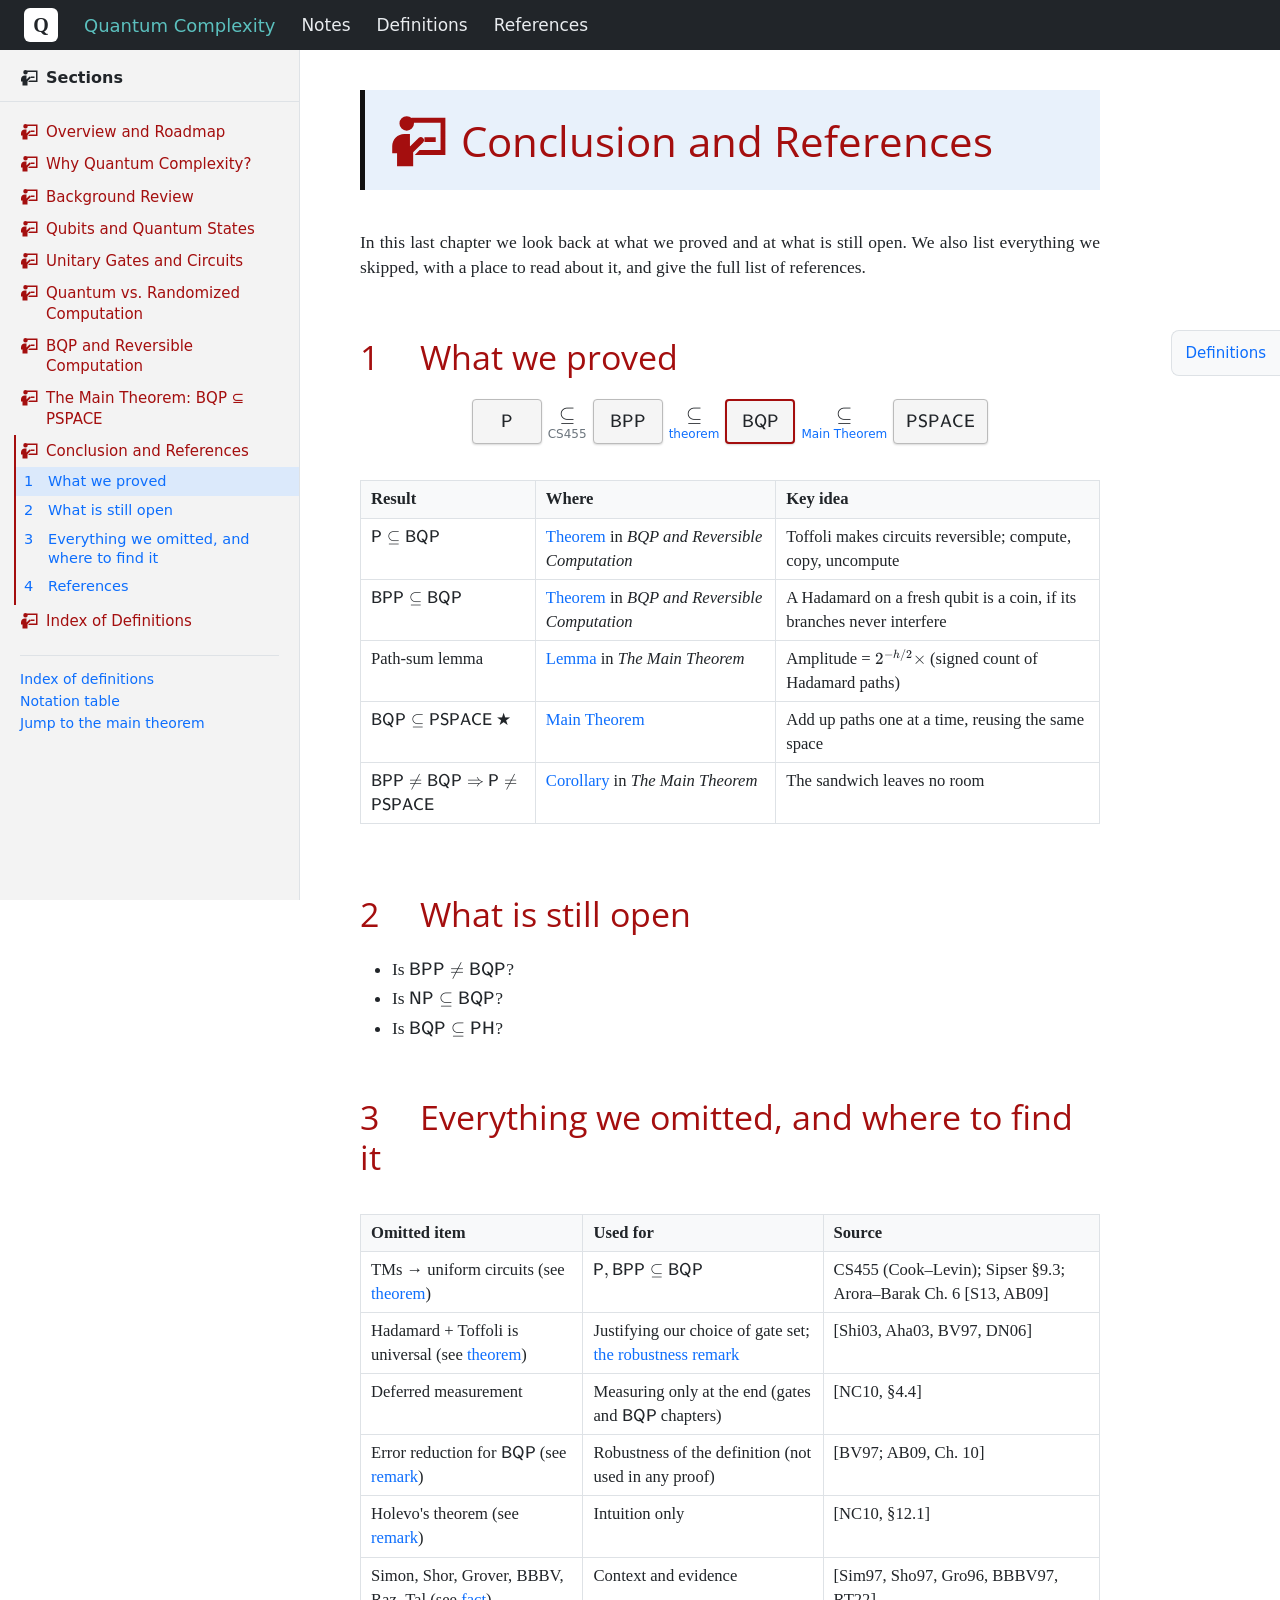
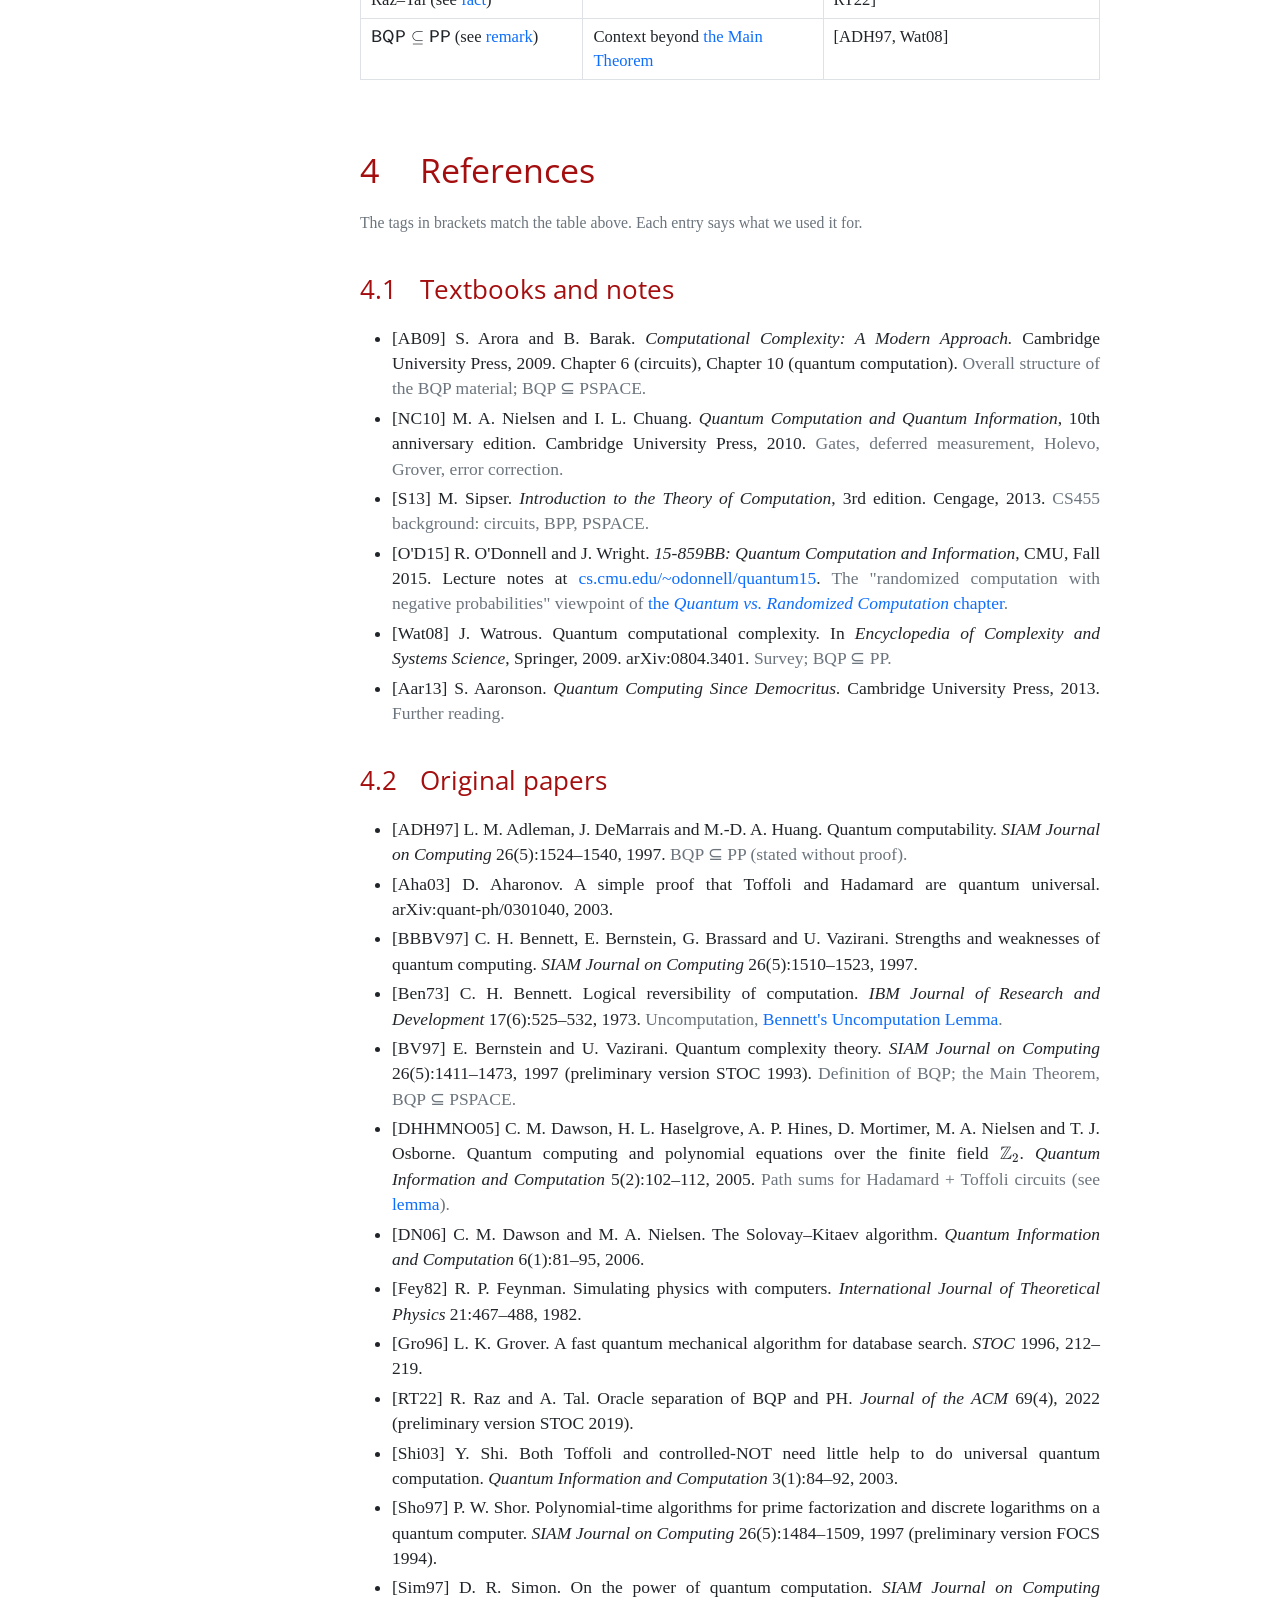
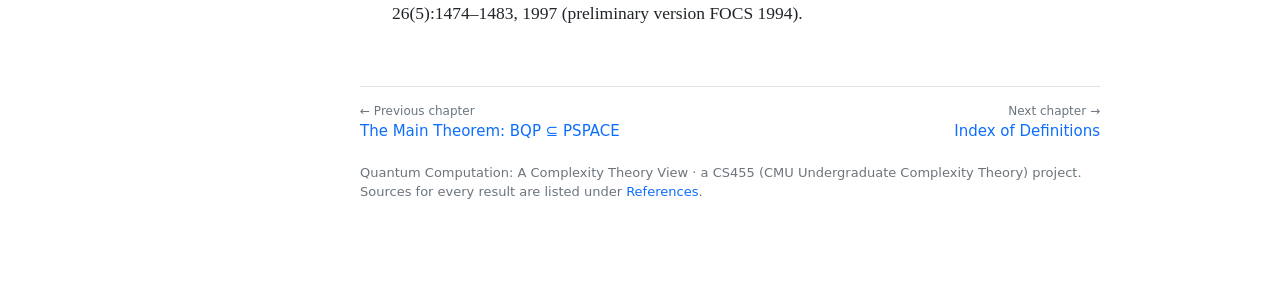
<file: conclusion.html>
<!DOCTYPE html>
<html lang="en">
<head>
  <meta charset="UTF-8">
  <meta name="viewport" content="width=device-width, initial-scale=1.0">
  <title>Conclusion and References | Quantum Computation</title>
  <link rel="icon" href="data:,">
  <link rel="stylesheet" href="assets/katex/katex.min.css">
  <link rel="stylesheet" href="assets/site.css?v=10">
  <script defer src="assets/katex/katex.min.js"></script>
  <script defer src="assets/katex/contrib/auto-render.min.js"></script>
  <script defer src="assets/site.js?v=10"></script>
</head>
<body>
<main><div class="content">

<header class="chapter-banner"><h1>Conclusion and References</h1></header>

<p>In this last chapter we look back at what we proved and at what is still open. We also list everything we skipped, with a place to read about it, and give the full list of references.</p>


<h2 id="proved">What we proved</h2>
<div class="chain" aria-label="P is contained in BPP, contained in BQP, contained in PSPACE">
  <div class="cls">$\mathsf{P}$</div>
  <div class="sub"><span class="sym">$\subseteq$</span>CS455</div>
  <div class="cls">$\mathsf{BPP}$</div>
  <div class="sub"><span class="sym">$\subseteq$</span><a href="bqp.html#thm-bpp-bqp">theorem</a></div>
  <div class="cls q">$\mathsf{BQP}$</div>
  <div class="sub star"><span class="sym">$\subseteq$</span><a href="pp.html#thm-main">Main Theorem</a></div>
  <div class="cls">$\mathsf{PSPACE}$</div>
</div>
<div class="table-wrap"><table>
  <tr><th>Result</th><th>Where</th><th>Key idea</th></tr>
  <tr><td>$\mathsf{P}\subseteq\mathsf{BQP}$</td><td><a href="bqp.html#thm-p-bqp">Theorem</a> in <em>BQP and Reversible Computation</em></td><td>Toffoli makes circuits reversible; compute, copy, uncompute</td></tr>
  <tr><td>$\mathsf{BPP}\subseteq\mathsf{BQP}$</td><td><a href="bqp.html#thm-bpp-bqp">Theorem</a> in <em>BQP and Reversible Computation</em></td><td>A Hadamard on a fresh qubit is a coin, if its branches never interfere</td></tr>
  <tr><td>Path-sum lemma</td><td><a href="pp.html#lem-pathsum">Lemma</a> in <em>The Main Theorem</em></td><td>Amplitude = $2^{-h/2}\times$ (signed count of Hadamard paths)</td></tr>
  <tr><td>$\mathsf{BQP}\subseteq\mathsf{PSPACE}$ &#9733;</td><td><a href="pp.html#thm-main">Main Theorem</a></td><td>Add up paths one at a time, reusing the same space</td></tr>
  <tr><td>$\mathsf{BPP}\neq\mathsf{BQP}\Rightarrow\mathsf{P}\neq\mathsf{PSPACE}$</td><td><a href="pp.html#cor-consequences">Corollary</a> in <em>The Main Theorem</em></td><td>The sandwich leaves no room</td></tr>
</table></div>

<h2 id="open">What is still open</h2>
<ul>
  <li>Is $\mathsf{BPP}\ne\mathsf{BQP}$?</li>
  <li>Is $\mathsf{NP}\subseteq\mathsf{BQP}$?</li>
  <li>Is $\mathsf{BQP}\subseteq\mathsf{PH}$?</li>
</ul>

<h2 id="omitted">Everything we omitted, and where to find it</h2>
<div class="table-wrap"><table>
  <tr><th>Omitted item</th><th>Used for</th><th>Source</th></tr>
  <tr><td>TMs &rarr; uniform circuits (see <a href="background.html#fact-tm-circuits">theorem</a>)</td><td>$\mathsf{P},\mathsf{BPP}\subseteq\mathsf{BQP}$</td><td>CS455 (Cook&ndash;Levin); Sipser &sect;9.3; Arora&ndash;Barak Ch. 6 [S13, AB09]</td></tr>
  <tr><td>Hadamard + Toffoli is universal (see <a href="gates.html#fact-universal">theorem</a>)</td><td>Justifying our choice of gate set; <a href="bqp.html#rem-robust">the robustness remark</a></td><td>[Shi03, Aha03, BV97, DN06]</td></tr>
  <tr><td>Deferred measurement</td><td>Measuring only at the end (gates and $\mathsf{BQP}$ chapters)</td><td>[NC10, &sect;4.4]</td></tr>
  <tr><td>Error reduction for $\mathsf{BQP}$ (see <a href="bqp.html#rem-robust">remark</a>)</td><td>Robustness of the definition (not used in any proof)</td><td>[BV97; AB09, Ch. 10]</td></tr>
  <tr><td>Holevo's theorem (see <a href="states.html#rem-exp">remark</a>)</td><td>Intuition only</td><td>[NC10, &sect;12.1]</td></tr>
  <tr><td>Simon, Shor, Grover, BBBV, Raz&ndash;Tal (see <a href="intro.html#fact-separations">fact</a>)</td><td>Context and evidence</td><td>[Sim97, Sho97, Gro96, BBBV97, RT22]</td></tr>
  <tr><td>$\mathsf{BQP}\subseteq\mathsf{PP}$ (see <a href="pp.html#fact-beyond">remark</a>)</td><td>Context beyond <a href="pp.html#thm-main">the Main Theorem</a></td><td>[ADH97, Wat08]</td></tr>
</table></div>

<h2 id="references">References</h2>
<p class="small muted">The tags in brackets match the table above. Each entry says what we used it for.</p>
<h3>Textbooks and notes</h3>
<ul>
  <li>[AB09] S. Arora and B. Barak. <em>Computational Complexity: A Modern Approach.</em> Cambridge University Press, 2009. Chapter 6 (circuits), Chapter 10 (quantum computation). <span class="muted">Overall structure of the BQP material; BQP &sube; PSPACE.</span></li>
  <li>[NC10] M. A. Nielsen and I. L. Chuang. <em>Quantum Computation and Quantum Information</em>, 10th anniversary edition. Cambridge University Press, 2010. <span class="muted">Gates, deferred measurement, Holevo, Grover, error correction.</span></li>
  <li>[S13] M. Sipser. <em>Introduction to the Theory of Computation</em>, 3rd edition. Cengage, 2013. <span class="muted">CS455 background: circuits, BPP, PSPACE.</span></li>
  <li>[O'D15] R. O'Donnell and J. Wright. <em>15-859BB: Quantum Computation and Information</em>, CMU, Fall 2015. Lecture notes at <a href="https://www.cs.cmu.edu/~odonnell/quantum15/">cs.cmu.edu/~odonnell/quantum15</a>. <span class="muted">The "randomized computation with negative probabilities" viewpoint of <a href="interference.html">the <em>Quantum vs. Randomized Computation</em> chapter</a>.</span></li>
  <li>[Wat08] J. Watrous. Quantum computational complexity. In <em>Encyclopedia of Complexity and Systems Science</em>, Springer, 2009. arXiv:0804.3401. <span class="muted">Survey; BQP &sube; PP.</span></li>
  <li>[Aar13] S. Aaronson. <em>Quantum Computing Since Democritus.</em> Cambridge University Press, 2013. <span class="muted">Further reading.</span></li>
</ul>
<h3>Original papers</h3>
<ul>
  <li>[ADH97] L. M. Adleman, J. DeMarrais and M.-D. A. Huang. Quantum computability. <em>SIAM Journal on Computing</em> 26(5):1524&ndash;1540, 1997. <span class="muted">BQP &sube; PP (stated without proof).</span></li>
  <li>[Aha03] D. Aharonov. A simple proof that Toffoli and Hadamard are quantum universal. arXiv:quant-ph/0301040, 2003.</li>
  <li>[BBBV97] C. H. Bennett, E. Bernstein, G. Brassard and U. Vazirani. Strengths and weaknesses of quantum computing. <em>SIAM Journal on Computing</em> 26(5):1510&ndash;1523, 1997.</li>
  <li>[Ben73] C. H. Bennett. Logical reversibility of computation. <em>IBM Journal of Research and Development</em> 17(6):525&ndash;532, 1973. <span class="muted">Uncomputation, <a href="bqp.html#lem-bennett">Bennett's Uncomputation Lemma</a>.</span></li>
  <li>[BV97] E. Bernstein and U. Vazirani. Quantum complexity theory. <em>SIAM Journal on Computing</em> 26(5):1411&ndash;1473, 1997 (preliminary version STOC 1993). <span class="muted">Definition of BQP; the Main Theorem, BQP &sube; PSPACE.</span></li>
  <li>[DHHMNO05] C. M. Dawson, H. L. Haselgrove, A. P. Hines, D. Mortimer, M. A. Nielsen and T. J. Osborne. Quantum computing and polynomial equations over the finite field $\mathbb Z_2$. <em>Quantum Information and Computation</em> 5(2):102&ndash;112, 2005. <span class="muted">Path sums for Hadamard + Toffoli circuits (see <a href="pp.html#lem-pathsum">lemma</a>).</span></li>
  <li>[DN06] C. M. Dawson and M. A. Nielsen. The Solovay&ndash;Kitaev algorithm. <em>Quantum Information and Computation</em> 6(1):81&ndash;95, 2006.</li>
  <li>[Fey82] R. P. Feynman. Simulating physics with computers. <em>International Journal of Theoretical Physics</em> 21:467&ndash;488, 1982.</li>
  <li>[Gro96] L. K. Grover. A fast quantum mechanical algorithm for database search. <em>STOC</em> 1996, 212&ndash;219.</li>
  <li>[RT22] R. Raz and A. Tal. Oracle separation of BQP and PH. <em>Journal of the ACM</em> 69(4), 2022 (preliminary version STOC 2019).</li>
  <li>[Shi03] Y. Shi. Both Toffoli and controlled-NOT need little help to do universal quantum computation. <em>Quantum Information and Computation</em> 3(1):84&ndash;92, 2003.</li>
  <li>[Sho97] P. W. Shor. Polynomial-time algorithms for prime factorization and discrete logarithms on a quantum computer. <em>SIAM Journal on Computing</em> 26(5):1484&ndash;1509, 1997 (preliminary version FOCS 1994).</li>
  <li>[Sim97] D. R. Simon. On the power of quantum computation. <em>SIAM Journal on Computing</em> 26(5):1474&ndash;1483, 1997 (preliminary version FOCS 1994).</li>
</ul>

</div></main>
</body>
</html>
</file>
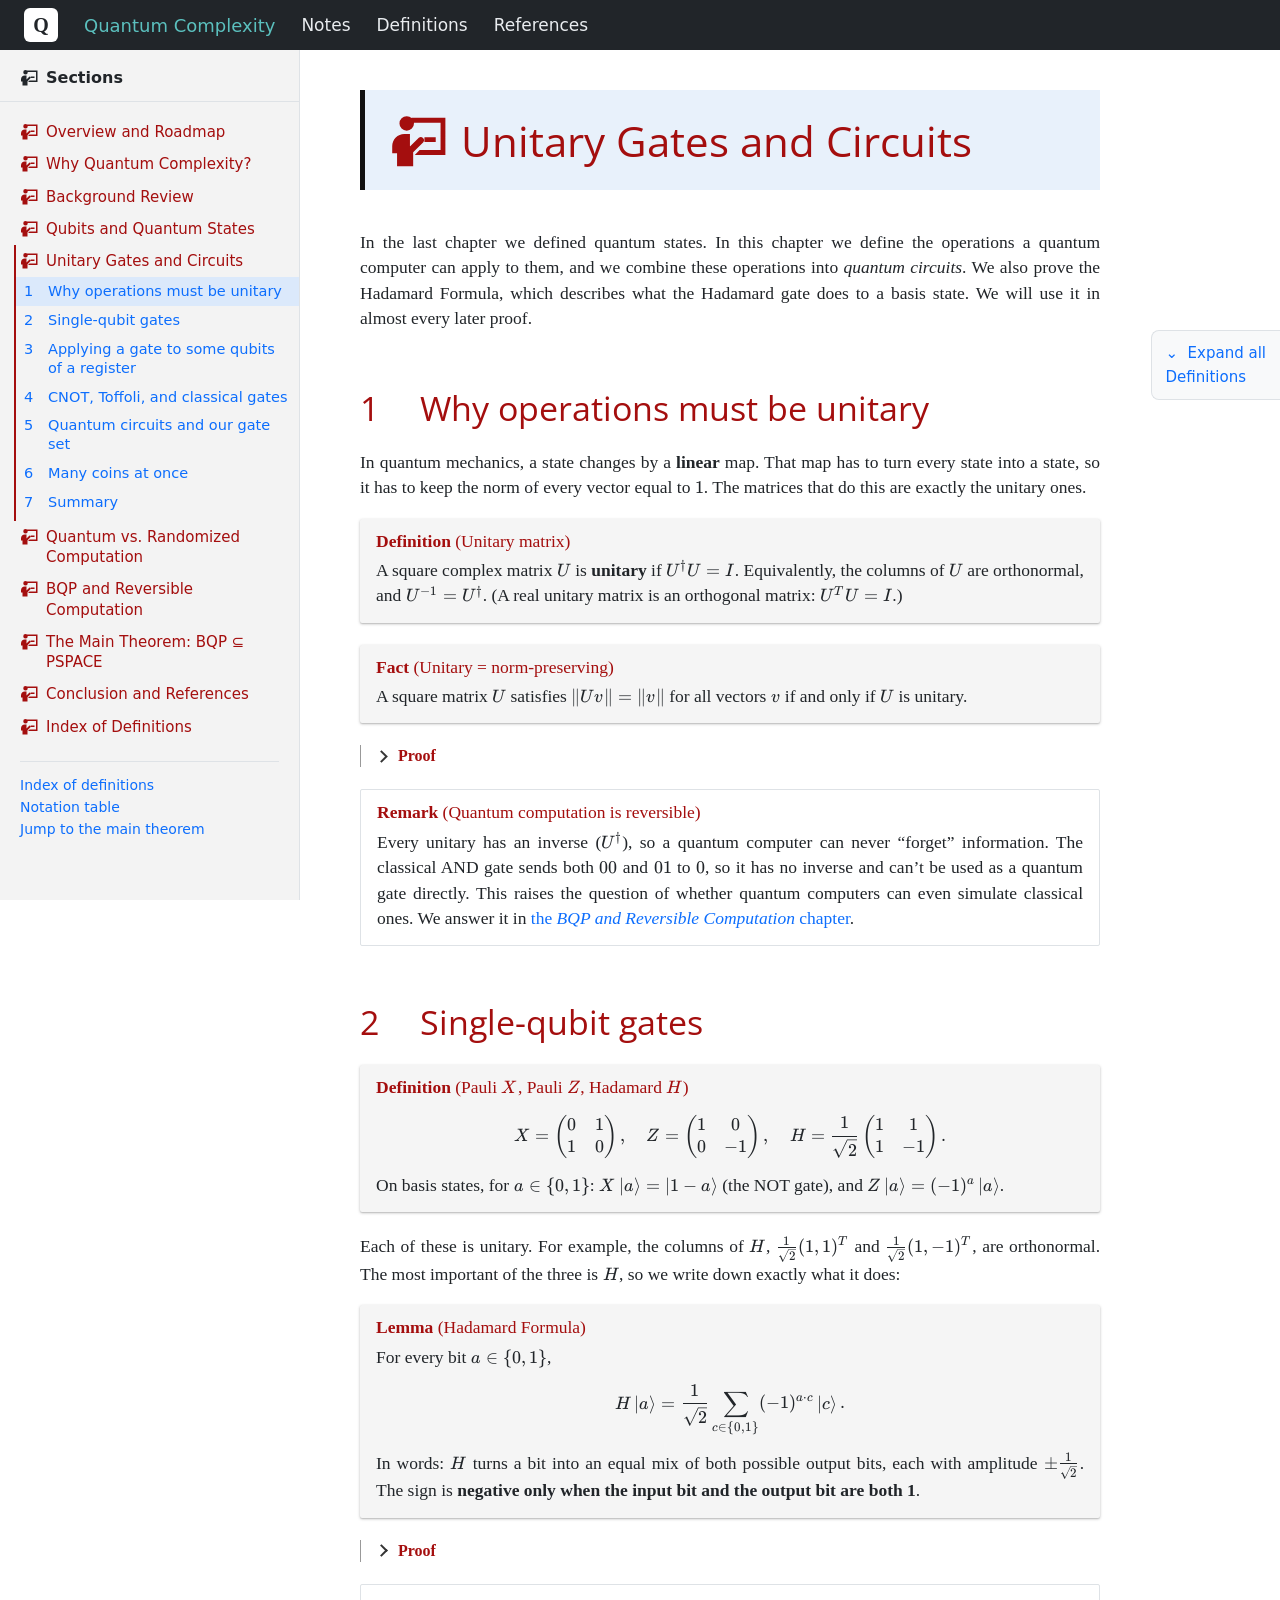
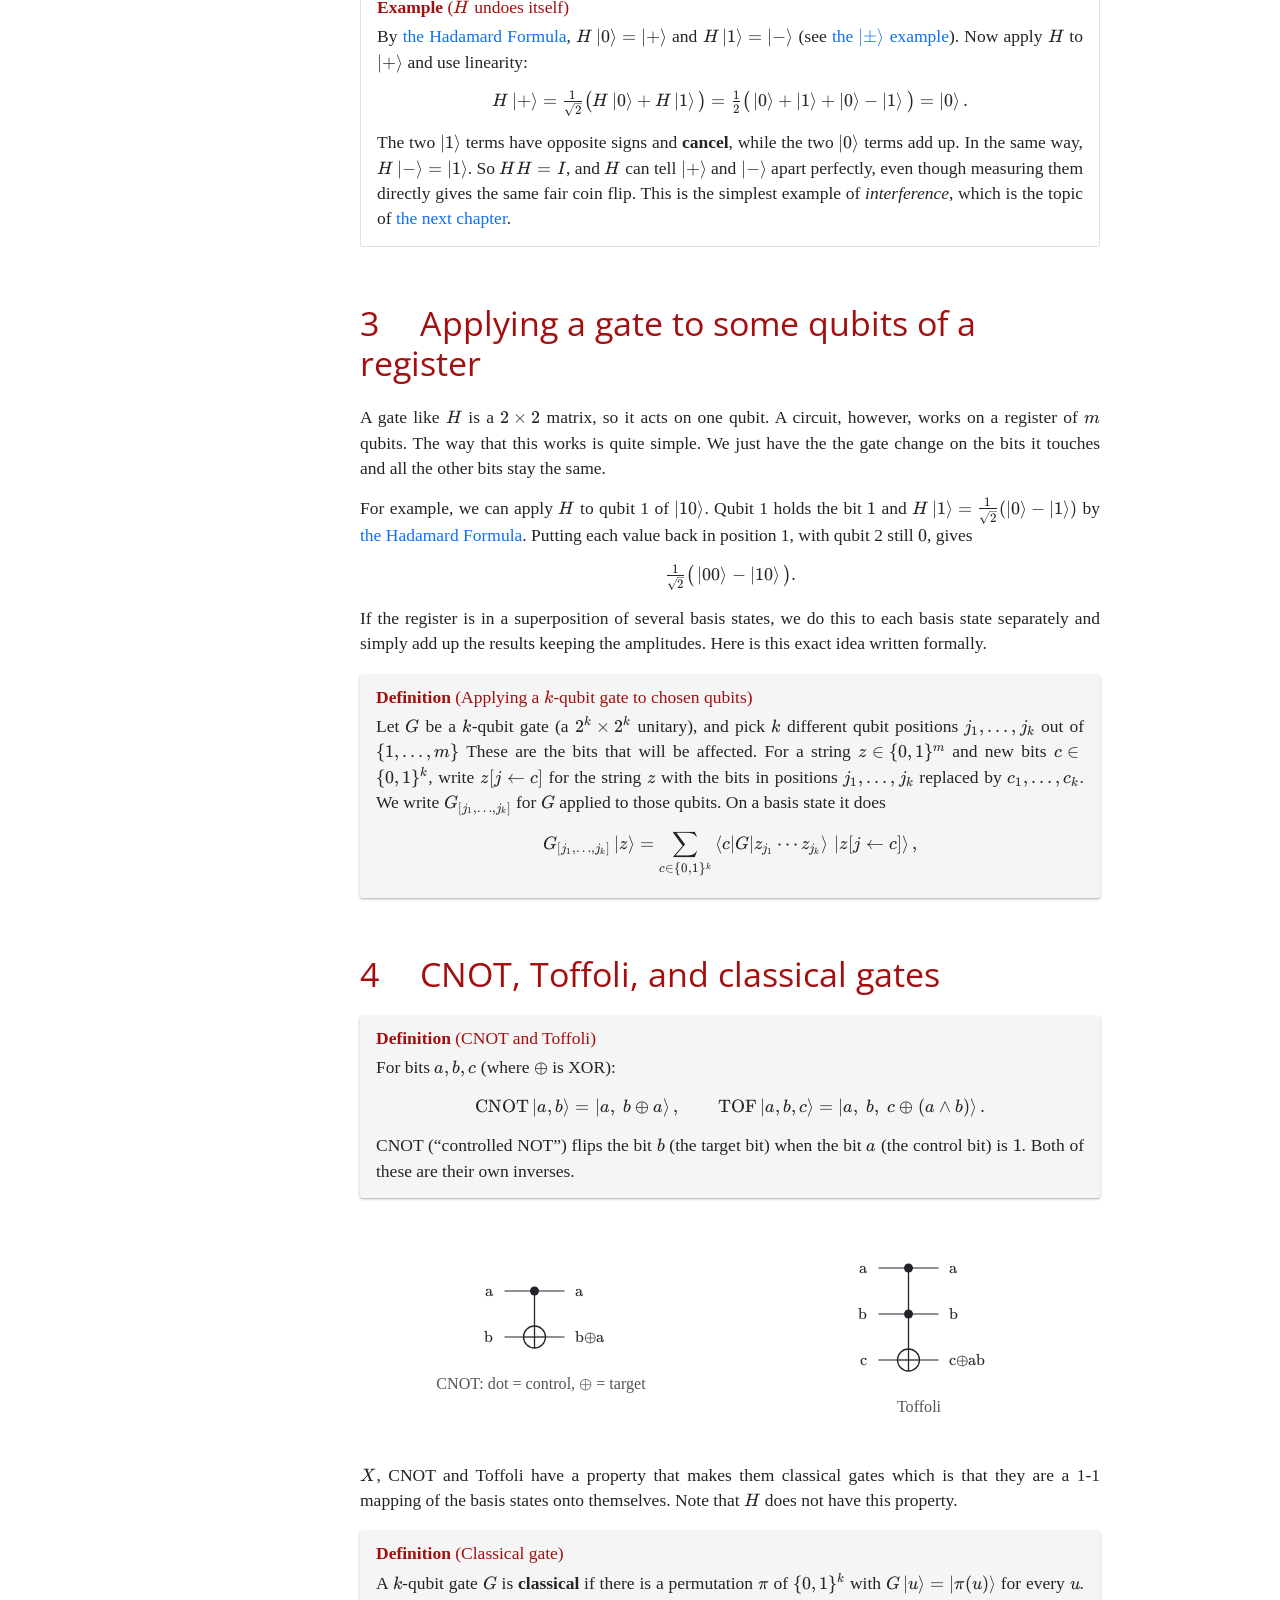
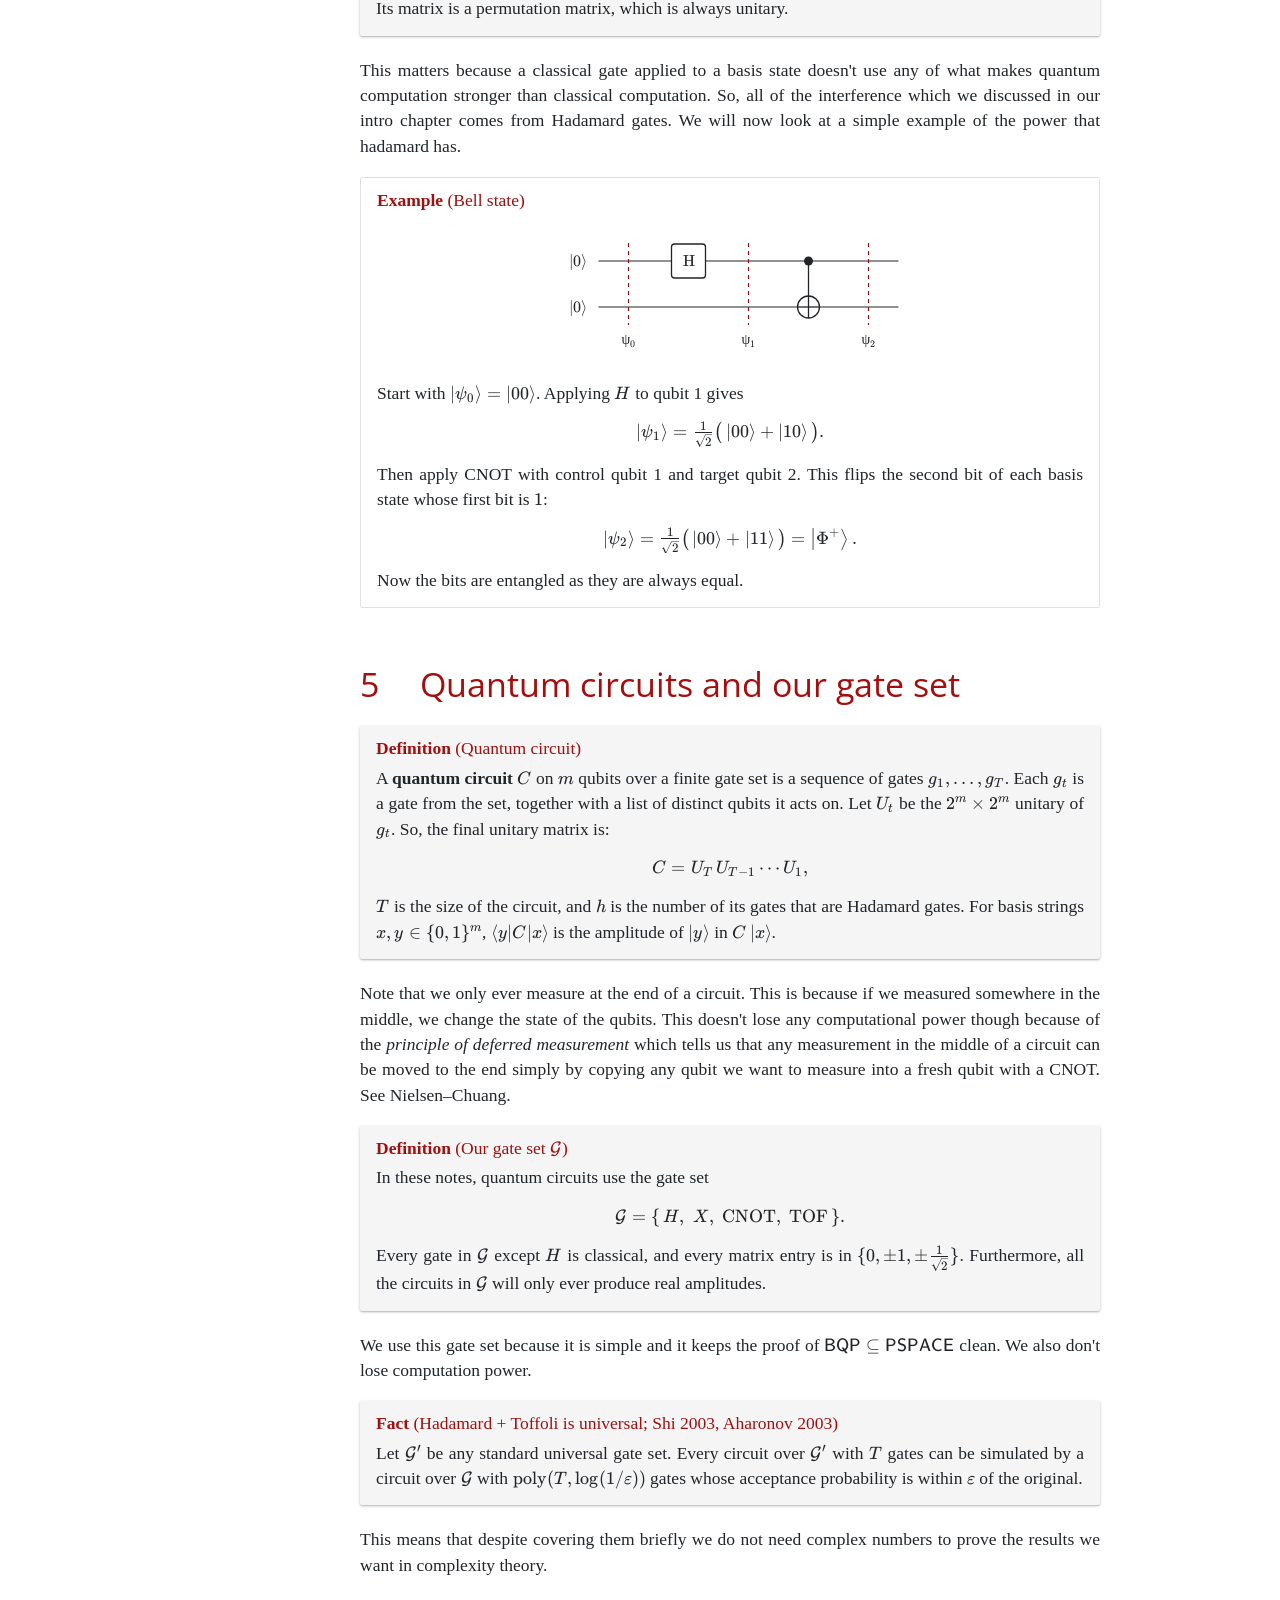
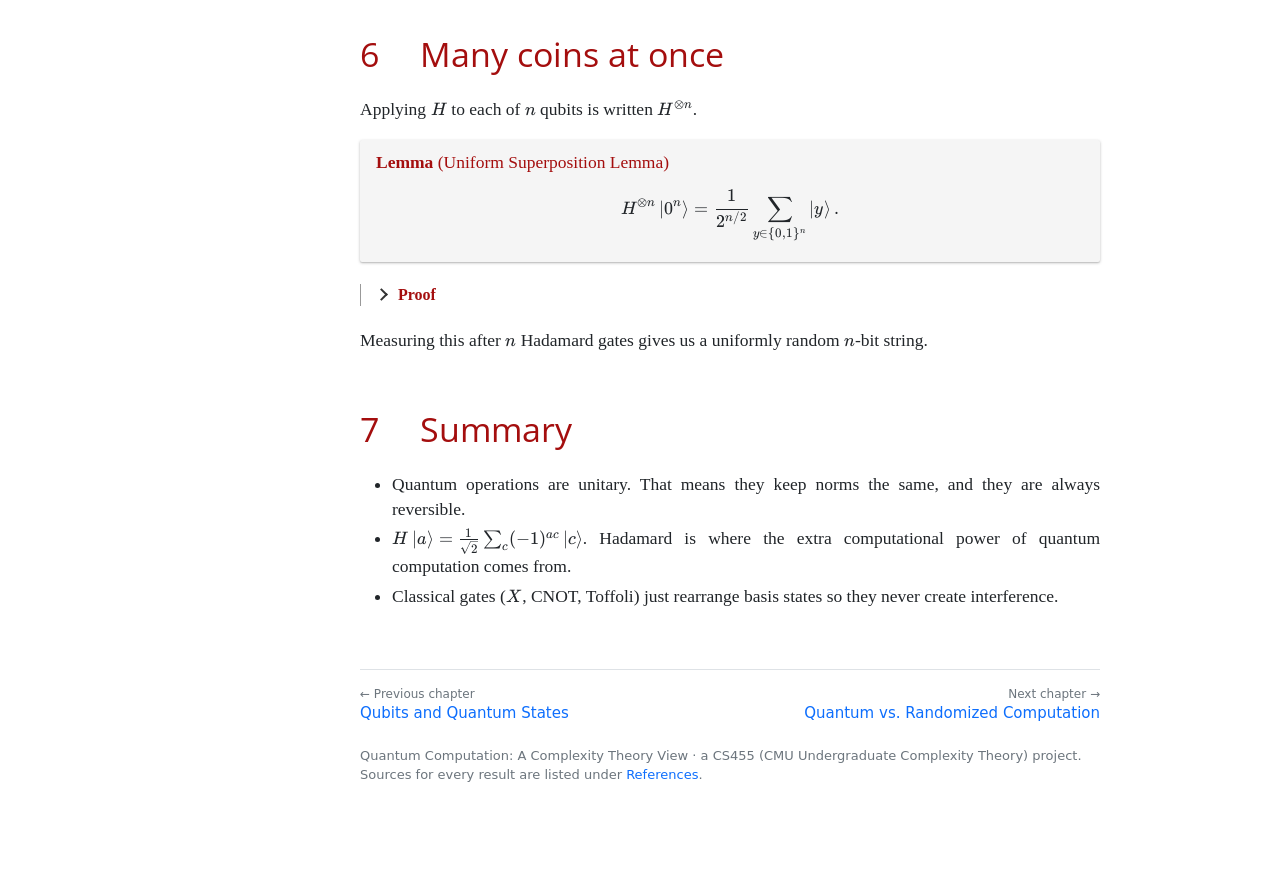
<file: gates.html>
<!DOCTYPE html>
<html lang="en">
<head>
  <meta charset="UTF-8">
  <meta name="viewport" content="width=device-width, initial-scale=1.0">
  <title>Unitary Gates and Circuits | Quantum Computation</title>
  <link rel="icon" href="data:,">
  <link rel="stylesheet" href="assets/katex/katex.min.css">
  <link rel="stylesheet" href="assets/site.css?v=10">
  <script defer src="assets/katex/katex.min.js"></script>
  <script defer src="assets/katex/contrib/auto-render.min.js"></script>
  <script defer src="assets/site.js?v=10"></script>
</head>
<body>
<main><div class="content">

<header class="chapter-banner"><h1>Unitary Gates and Circuits</h1></header>

<p>In the last chapter we defined quantum states. In this chapter we define the operations a quantum computer can apply to them, and we combine these operations into <em>quantum circuits</em>. We also prove the Hadamard Formula, which describes what the Hadamard gate does to a basis state. We will use it in almost every later proof.</p>

<h2 id="unitary">Why operations must be unitary</h2>
<p>
In quantum mechanics, a state changes by a <strong>linear</strong> map. That map has to turn every state into a state, so it has to keep the norm of every vector equal to $1$. The matrices that do this are exactly the unitary ones.
</p>

<div class="box def" id="def-unitary">
  <div class="box-title"><span class="label">Definition</span> <span class="name">(Unitary matrix)</span></div>
  <p>A square complex matrix $U$ is <strong>unitary</strong> if $U^\dagger U = I$. Equivalently, the columns of $U$ are orthonormal, and $U^{-1} = U^\dagger$.
  (A real unitary matrix is an orthogonal matrix: $U^TU = I$.)</p>
</div>
<div class="box fact" id="fact-unitary">
  <div class="box-title"><span class="label">Fact</span> <span class="name">(Unitary = norm-preserving)</span></div>
  <p>A square matrix $U$ satisfies $\|Uv\| = \|v\|$ for all vectors $v$ if and only if $U$ is unitary.</p>
</div>
<div class="proof"><span class="proof-label">Proof.</span>
  ($\Leftarrow$) $\|Uv\|^2 = (Uv)^\dagger(Uv) = v^\dagger U^\dagger U v = v^\dagger v = \|v\|^2$.
  ($\Rightarrow$) This is a standard linear algebra exercise: plugging in $v = e_i$, $v=e_i+e_j$ and $v = e_i+\mathrm{i}\,e_j$ shows that the columns of $U$ are orthonormal.
  <span class="qed">&#8718;</span>
</div>
<div class="box intu" id="intu-reversible">
  <div class="box-title"><span class="label">Remark</span> <span class="name">(Quantum computation is reversible)</span></div>
  <p>Every unitary has an inverse ($U^\dagger$), so a quantum computer can never &ldquo;forget&rdquo; information. The classical AND gate sends both $00$ and $01$ to $0$, so it has no inverse
  and can&rsquo;t be used as a quantum gate directly. This raises the question of whether quantum computers can even simulate classical ones. We answer it in <a href="bqp.html">the <em>BQP and Reversible Computation</em> chapter</a>.</p>
</div>

<h2 id="single">Single-qubit gates</h2>
<div class="box def" id="def-1q">
  <div class="box-title"><span class="label">Definition</span> <span class="name">(Pauli $X$, Pauli $Z$, Hadamard $H$)</span></div>
  <p>$$X = \begin{pmatrix}0&1\\1&0\end{pmatrix},\quad Z = \begin{pmatrix}1&0\\0&-1\end{pmatrix},\quad H = \frac{1}{\sqrt2}\begin{pmatrix}1&1\\1&-1\end{pmatrix}.$$
  On basis states, for $a\in\{0,1\}$: $X\ket a = \ket{1-a}$ (the NOT gate), and $Z\ket a = (-1)^a\ket a$.</p>
</div>
<p>Each of these is unitary. For example, the columns of $H$, $\tfrac1{\sqrt2}(1,1)^T$ and $\tfrac1{\sqrt2}(1,-1)^T$, are orthonormal. The most important of the three is $H$, so we write down exactly what it does:</p>

<div class="box lem" id="lem-hadamard">
  <div class="box-title"><span class="label">Lemma</span> <span class="name">(Hadamard Formula)</span></div>
  <p>For every bit $a\in\{0,1\}$,
  $$H\ket a = \frac{1}{\sqrt2}\sum_{c\in\{0,1\}}(-1)^{a\cdot c}\ket c .$$
  In words: $H$ turns a bit into an equal mix of both possible output bits, each with amplitude $\pm\tfrac1{\sqrt2}$. The sign is <strong>negative only when the input bit and the output bit are both 1</strong>.</p>
</div>
<div class="proof"><span class="proof-label">Proof.</span>
  Read off the columns of $H$: $H\ket0 = \tfrac{1}{\sqrt2}(\ket0+\ket1)$ and $H\ket1 = \tfrac1{\sqrt2}(\ket0-\ket1)$. The only minus sign is at $a=c=1$.
  <span class="qed">&#8718;</span>
</div>

<div class="box ex" id="ex-hadamard">
  <div class="box-title"><span class="label">Example</span> <span class="name">($H$ undoes itself)</span></div>
  <p>By <a href="#lem-hadamard">the Hadamard Formula</a>, $H\ket0 = \ket+$ and $H\ket1 = \ket-$ (see <a href="states.html#ex-plusminus">the $\ket{\pm}$ example</a>). Now apply $H$ to $\ket+$ and use linearity:
  $$H\ket+ = \tfrac1{\sqrt2}\big(H\ket0 + H\ket1\big) = \tfrac12\big(\ket0 + \ket1 + \ket0 - \ket1\big) = \ket 0.$$
  The two $\ket1$ terms have opposite signs and <strong>cancel</strong>, while the two $\ket0$ terms add up. In the same way, $H\ket- = \ket1$.
  So $HH = I$, and $H$ can tell $\ket+$ and $\ket-$ apart perfectly, even though measuring them directly gives the same fair coin flip. This is the simplest example of
  <em>interference</em>, which is the topic of <a href="interference.html">the next chapter</a>.</p>
</div>

<h2 id="registers">Applying a gate to some qubits of a register</h2>
<p>
A gate like $H$ is a $2\times2$ matrix, so it acts on one qubit. A circuit, however, works on a register of $m$ qubits. The way that this works is quite simple. We just have the the gate change on the bits it touches and all the other bits stay the same.</strong>
</p>
<p>
For example, we can apply $H$ to qubit 1 of $\ket{10}$. Qubit 1 holds the bit $1$ and $H\ket1 = \tfrac1{\sqrt2}(\ket0-\ket1)$ by <a href="#lem-hadamard">the Hadamard Formula</a>. Putting each value back in position 1, with qubit 2 still $0$, gives
$$\tfrac1{\sqrt2}\big(\ket{00}-\ket{10}\big).$$
</p>
<p>
If the register is in a superposition of several basis states, we do this to each basis state separately and simply add up the results keeping the amplitudes. Here is this exact idea written formally.
</p>
<div class="box def" id="def-apply">
  <div class="box-title"><span class="label">Definition</span> <span class="name">(Applying a $k$-qubit gate to chosen qubits)</span></div>
  <p>Let $G$ be a $k$-qubit gate (a $2^k\times2^k$ unitary), and pick $k$ different qubit positions $j_1,\dots,j_k$ out of $\{1,\dots,m\}$ These are the bits that will be affected.
  For a string $z\in\{0,1\}^m$ and new bits $c\in\{0,1\}^k$, write $z[j\gets c]$ for the string $z$ with the bits in positions $j_1,\dots,j_k$ replaced by $c_1,\dots,c_k$.
  We write $G_{[j_1,\dots,j_k]}$ for $G$ applied to those qubits. On a basis state it does
  $$G_{[j_1,\dots,j_k]}\ket z = \sum_{c\in\{0,1\}^k}\amp{c}{G}{z_{j_1}\cdots z_{j_k}}\,\ket{z[j\gets c]},$$
</div>

<h2 id="multi">CNOT, Toffoli, and classical gates</h2>
<div class="box def" id="def-cnot">
  <div class="box-title"><span class="label">Definition</span> <span class="name">(CNOT and Toffoli)</span></div>
  <p>For bits $a,b,c$ (where $\oplus$ is XOR):
  $$\CNOT\ket{a,b} = \ket{a,\;b\oplus a}, \qquad \TOF\ket{a,b,c} = \ket{a,\;b,\;c\oplus(a\wedge b)}.$$
  CNOT (&ldquo;controlled NOT&rdquo;) flips the bit $b$ (the target bit) when the bit $a$ (the control bit) is $1$. Both of these are their own inverses.</p>
</div>
<figure>
  <div class="two-col" style="align-items:center">
    <figure class="circuit" data-wires="a;b" data-out="a;b⊕a" data-gates="CNOT 0 1" data-alt="CNOT gate"><figcaption>CNOT: dot = control, $\oplus$ = target</figcaption></figure>
    <figure class="circuit" data-wires="a;b;c" data-out="a;b;c⊕ab" data-gates="TOF 0 1 2" data-alt="Toffoli gate"><figcaption>Toffoli</figcaption></figure>
  </div>
</figure>

<p>$X$, CNOT and Toffoli have a property that makes them classical gates which is that they are a 1-1 mapping of the basis states onto themselves. Note that $H$ does not have this property.</p>
<div class="box def" id="def-perm">
  <div class="box-title"><span class="label">Definition</span> <span class="name">(Classical gate)</span></div>
  <p>A $k$-qubit gate $G$ is <strong>classical</strong> if there is a permutation $\pi$ of $\{0,1\}^k$ with $G\ket u = \ket{\pi(u)}$ for every $u$.
  Its matrix is a permutation matrix, which is always unitary.</p>
</div>
<p>
This matters because a classical gate applied to a basis state doesn't use any of what makes quantum computation stronger than classical computation.
So, all of the interference which we discussed in our intro chapter comes from Hadamard gates. We will now look at a simple example of the power that hadamard has.
</p>

<div class="box ex" id="ex-bell">
  <div class="box-title"><span class="label">Example</span> <span class="name">(Bell state)</span></div>
  <figure class="circuit" data-wires="|0⟩;|0⟩" data-gates="SLICE ψ_0, H 0, SLICE ψ_1, CNOT 0 1, SLICE ψ_2" data-alt="Bell state circuit: H on qubit 1, then CNOT from qubit 1 to qubit 2"></figure>
  <p>Start with $\ket{\psi_0}=\ket{00}$. Applying $H$ to qubit 1 gives
  $$\ket{\psi_1} = \tfrac1{\sqrt2}\big(\ket{00} + \ket{10}\big).$$
  Then apply CNOT with control qubit 1 and target qubit 2. This flips the second bit of each basis state whose first bit is $1$:
  $$\ket{\psi_2} = \tfrac1{\sqrt2}\big(\ket{00} + \ket{11}\big) = \ket{\Phi^+}.$$
  Now the bits are entangled as they are always equal.</p>
</div>

<h2 id="circuits">Quantum circuits and our gate set</h2>
<div class="box def" id="def-circuit">
  <div class="box-title"><span class="label">Definition</span> <span class="name">(Quantum circuit)</span></div>
  <p>A <strong>quantum circuit</strong> $C$ on $m$ qubits over a finite gate set is a sequence of gates $g_1,\dots,g_T$. Each $g_t$ is a gate from the set, together with a list of distinct qubits it acts on.
  Let $U_t$ be the $2^m\times2^m$ unitary of $g_t$. So, the final unitary matrix is:
  $$C = U_T\,U_{T-1}\cdots U_1,$$
  $T$ is the size of the circuit, and $h$ is the number of its gates that are Hadamard gates.
  For basis strings $x, y\in\{0,1\}^m$, $\amp yCx$ is the amplitude of $\ket y$ in $C\ket x$.</p>
</div>
<p>
Note that we only ever measure at the end of a circuit. This is because if we measured somewhere in the middle, we change the state of the qubits. This doesn't lose any computational power though because of the
<em>principle of deferred measurement</em> which tells us that any measurement in the middle of a circuit can be moved to the end simply by copying any qubit we want to measure into a fresh qubit with a CNOT. See Nielsen&ndash;Chuang.
</p>

<div class="box def" id="def-gateset">
  <div class="box-title"><span class="label">Definition</span> <span class="name">(Our gate set $\mathcal G$)</span></div>
  <p>In these notes, quantum circuits use the gate set
  $$\mathcal G = \{\,H,\;X,\;\CNOT,\;\TOF\,\}.$$
  Every gate in $\mathcal G$ except $H$ is classical, and every matrix entry is in $\{0,\pm1,\pm\tfrac1{\sqrt2}\}$. Furthermore, all the circuits in $\mathcal G$ will only ever produce real amplitudes.</p>
</div>
<p>
We use this gate set because it is simple and it keeps the proof of $\mathsf{BQP}\subseteq\mathsf{PSPACE}$ clean. We also don't lose computation power.
</p>
<div class="box fact" id="fact-universal">
  <div class="box-title"><span class="label">Fact</span> <span class="name">(Hadamard + Toffoli is universal; Shi 2003, Aharonov 2003)</span></div>
  <p>Let $\mathcal G'$ be any standard universal gate set.
  Every circuit over $\mathcal G'$ with $T$ gates can be simulated by a circuit over $\mathcal G$ with $\mathrm{poly}(T,\log(1/\varepsilon))$ gates whose acceptance probability is within $\varepsilon$ of the original.</p>
</div>
<p id="signs">This means that despite covering them briefly we do not need complex numbers to prove the results we want in complexity theory.</p>

<h2 id="hadamard-transform">Many coins at once</h2>
<p>Applying $H$ to each of $n$ qubits is written $H^{\otimes n}$.</p>
<div class="box lem" id="lem-hn">
  <div class="box-title"><span class="label">Lemma</span> <span class="name">(Uniform Superposition Lemma)</span></div>
  <p>$$H^{\otimes n}\ket{0^n} = \frac{1}{2^{n/2}}\sum_{y\in\{0,1\}^n}\ket y .$$</p>
</div>
<div class="proof"><span class="proof-label">Proof.</span>
  $H^{\otimes n}\ket{0^n} = H\ket0\otimes\cdots\otimes H\ket0 = \ket+^{\otimes n}$.
  Expanding $\big(\tfrac1{\sqrt2}(\ket0+\ket1)\big)^{\otimes n}$ by bilinearity gives one term $2^{-n/2}\ket{y_1\cdots y_n}$ for each $y\in\{0,1\}^n$.
  <span class="qed">&#8718;</span>
</div>
<p>Measuring this after $n$ Hadamard gates gives us a uniformly random $n$-bit string.</p>

<h2 id="summary">Summary</h2>
<ul>
  <li>Quantum operations are unitary. That means they keep norms the same, and they are always reversible.</li>
  <li>$H\ket a = \tfrac1{\sqrt2}\sum_c(-1)^{ac}\ket c$. Hadamard is where the extra computational power of quantum computation comes from.</li>
  <li>Classical gates ($X$, CNOT, Toffoli) just rearrange basis states so they never create interference.</li>
</ul>

</div></main>
</body>
</html>
</file>
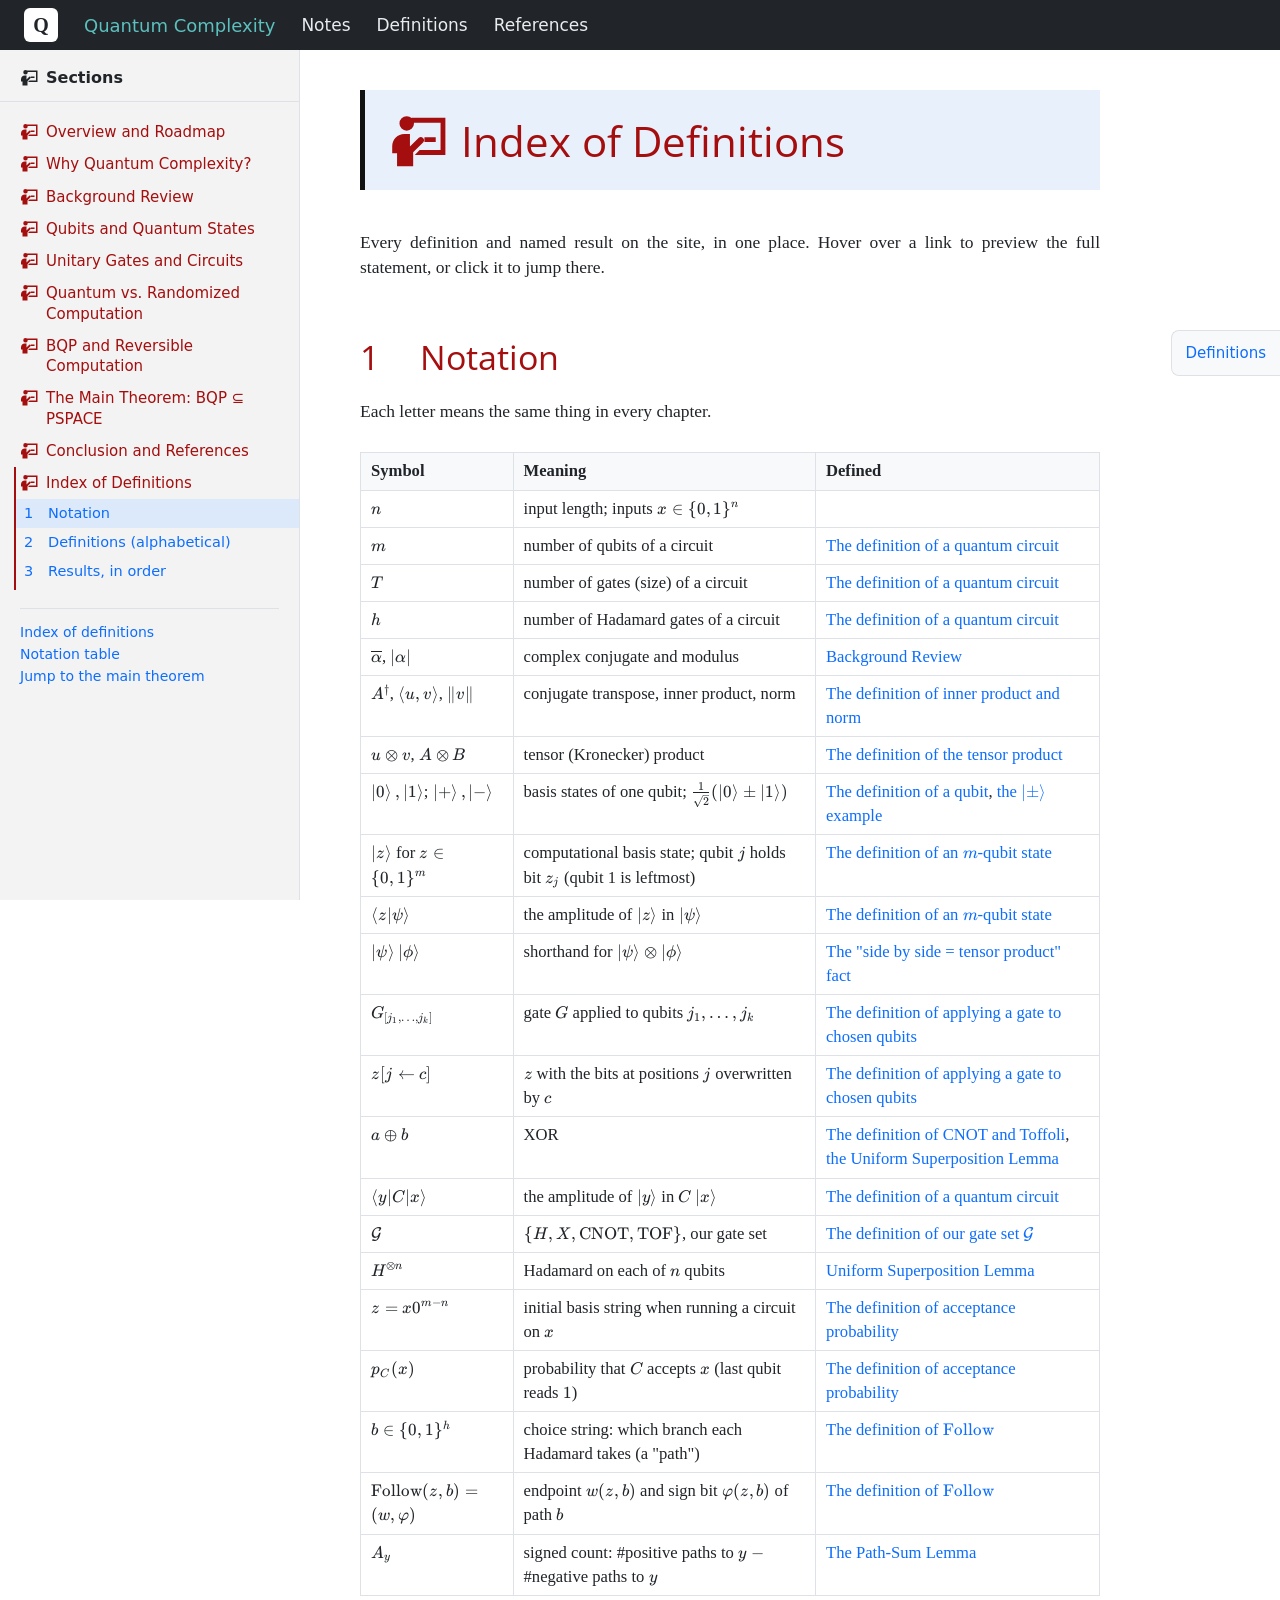
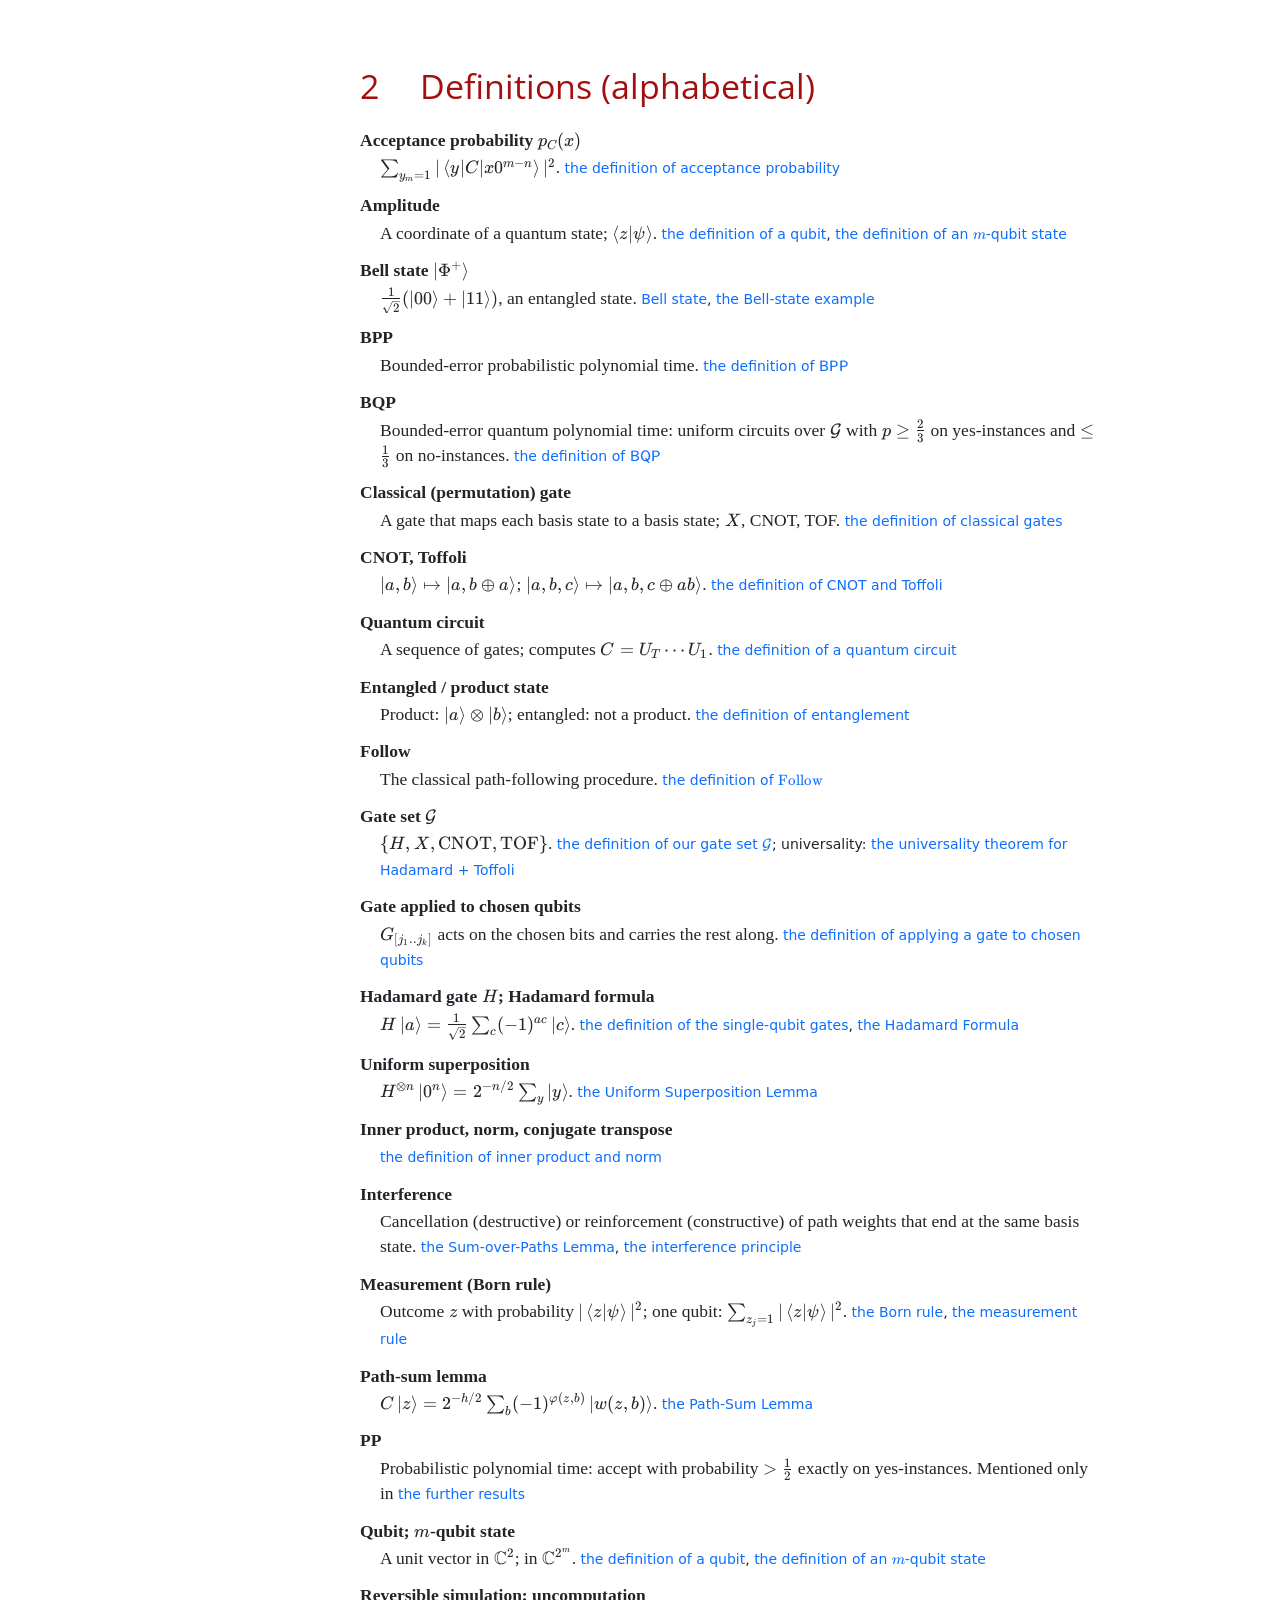
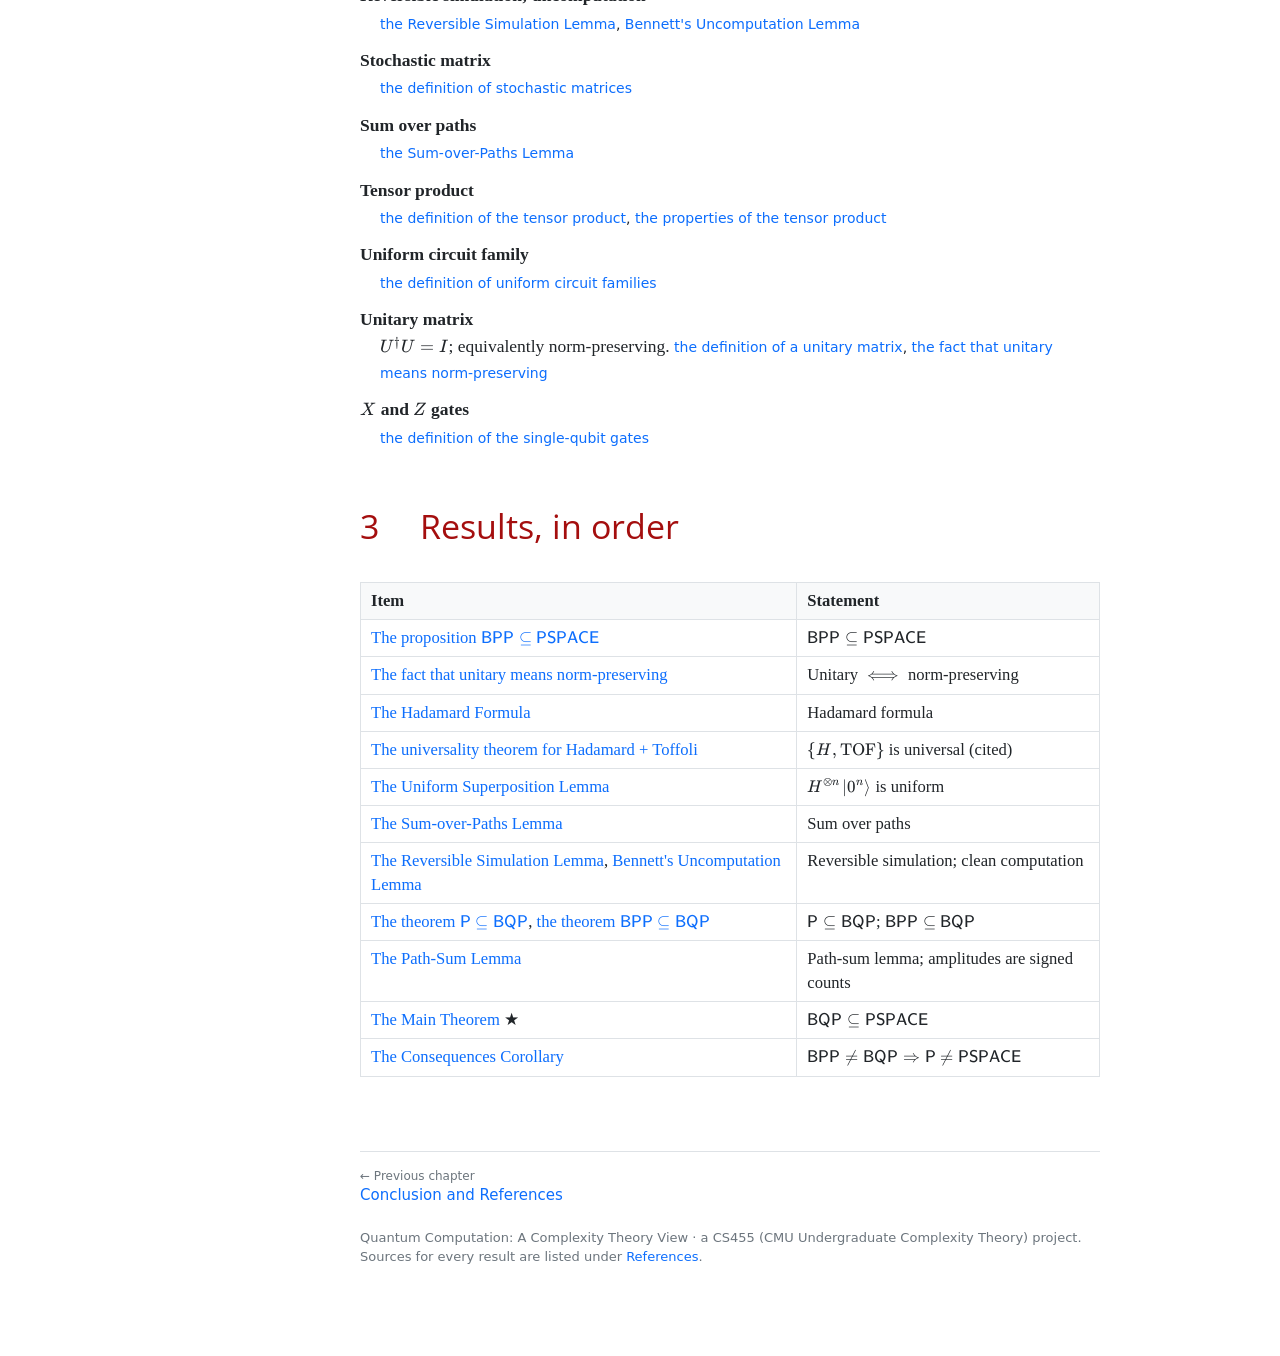
<file: glossary.html>
<!DOCTYPE html>
<html lang="en">
<head>
  <meta charset="UTF-8">
  <meta name="viewport" content="width=device-width, initial-scale=1.0">
  <title>Glossary and Notation | Quantum Computation</title>
  <link rel="icon" href="data:,">
  <link rel="stylesheet" href="assets/katex/katex.min.css">
  <link rel="stylesheet" href="assets/site.css?v=10">
  <script defer src="assets/katex/katex.min.js"></script>
  <script defer src="assets/katex/contrib/auto-render.min.js"></script>
  <script defer src="assets/site.js?v=10"></script>
</head>
<body>
<main><div class="content">

<header class="chapter-banner"><h1>Index of Definitions</h1></header>

<p>Every definition and named result on the site, in one place. Hover over a link to preview the full statement, or click it to jump there.</p>

<h2 id="notation">Notation</h2>
<p>Each letter means the same thing in every chapter.</p>
<div class="table-wrap"><table>
  <tr><th>Symbol</th><th>Meaning</th><th>Defined</th></tr>
  <tr><td>$n$</td><td>input length; inputs $x\in\{0,1\}^n$</td><td></td></tr>
  <tr><td>$m$</td><td>number of qubits of a circuit</td><td><a href="gates.html#def-circuit">The definition of a quantum circuit</a></td></tr>
  <tr><td>$T$</td><td>number of gates (size) of a circuit</td><td><a href="gates.html#def-circuit">The definition of a quantum circuit</a></td></tr>
  <tr><td>$h$</td><td>number of Hadamard gates of a circuit</td><td><a href="gates.html#def-circuit">The definition of a quantum circuit</a></td></tr>
  <tr><td>$\overline\alpha$, $|\alpha|$</td><td>complex conjugate and modulus</td><td><a href="background.html#linear-algebra">Background Review</a></td></tr>
  <tr><td>$A^\dagger$, $\langle u,v\rangle$, $\|v\|$</td><td>conjugate transpose, inner product, norm</td><td><a href="background.html#def-inner">The definition of inner product and norm</a></td></tr>
  <tr><td>$u\otimes v$, $A\otimes B$</td><td>tensor (Kronecker) product</td><td><a href="background.html#def-tensor">The definition of the tensor product</a></td></tr>
  <tr><td>$\ket 0,\ket 1$; $\ket+,\ket-$</td><td>basis states of one qubit; $\tfrac1{\sqrt2}(\ket0\pm\ket1)$</td><td><a href="states.html#def-qubit">The definition of a qubit</a>, <a href="states.html#ex-plusminus">the $\ket{\pm}$ example</a></td></tr>
  <tr><td>$\ket z$ for $z\in\{0,1\}^m$</td><td>computational basis state; qubit $j$ holds bit $z_j$ (qubit 1 is leftmost)</td><td><a href="states.html#def-state">The definition of an $m$-qubit state</a></td></tr>
  <tr><td>$\braket z\psi$</td><td>the amplitude of $\ket z$ in $\ket\psi$</td><td><a href="states.html#def-state">The definition of an $m$-qubit state</a></td></tr>
  <tr><td>$\ket\psi\ket\phi$</td><td>shorthand for $\ket\psi\otimes\ket\phi$</td><td><a href="states.html#fact-product">The "side by side = tensor product" fact</a></td></tr>
  <tr><td>$G_{[j_1,\dots,j_k]}$</td><td>gate $G$ applied to qubits $j_1,\dots,j_k$</td><td><a href="gates.html#def-apply">The definition of applying a gate to chosen qubits</a></td></tr>
  <tr><td>$z[j\gets c]$</td><td>$z$ with the bits at positions $j$ overwritten by $c$</td><td><a href="gates.html#def-apply">The definition of applying a gate to chosen qubits</a></td></tr>
  <tr><td>$a\oplus b$</td><td>XOR</td><td><a href="gates.html#def-cnot">The definition of CNOT and Toffoli</a>, <a href="gates.html#lem-hn">the Uniform Superposition Lemma</a></td></tr>
  <tr><td>$\amp yCx$</td><td>the amplitude of $\ket y$ in $C\ket x$</td><td><a href="gates.html#def-circuit">The definition of a quantum circuit</a></td></tr>
  <tr><td>$\mathcal G$</td><td>$\{H, X, \CNOT, \TOF\}$, our gate set</td><td><a href="gates.html#def-gateset">The definition of our gate set $\mathcal G$</a></td></tr>
  <tr><td>$H^{\otimes n}$</td><td>Hadamard on each of $n$ qubits</td><td><a href="gates.html#lem-hn">Uniform Superposition Lemma</a></td></tr>
  <tr><td>$z = x0^{m-n}$</td><td>initial basis string when running a circuit on $x$</td><td><a href="bqp.html#def-accept">The definition of acceptance probability</a></td></tr>
  <tr><td>$p_C(x)$</td><td>probability that $C$ accepts $x$ (last qubit reads $1$)</td><td><a href="bqp.html#def-accept">The definition of acceptance probability</a></td></tr>
  <tr><td>$b\in\{0,1\}^h$</td><td>choice string: which branch each Hadamard takes (a "path")</td><td><a href="pp.html#def-follow">The definition of $\mathrm{Follow}$</a></td></tr>
  <tr><td>$\mathrm{Follow}(z,b) = (w,\varphi)$</td><td>endpoint $w(z,b)$ and sign bit $\varphi(z,b)$ of path $b$</td><td><a href="pp.html#def-follow">The definition of $\mathrm{Follow}$</a></td></tr>
  <tr><td>$A_y$</td><td>signed count: #positive paths to $y$ $-$ #negative paths to $y$</td><td><a href="pp.html#lem-pathsum">The Path-Sum Lemma</a></td></tr>
</table></div>

<h2 id="definitions">Definitions (alphabetical)</h2>
<dl class="gloss">
  <dt id="gl-accept">Acceptance probability $p_C(x)$</dt>
  <dd>$\sum_{y_m=1}|\amp{y}{C}{x0^{m-n}}|^2$. <span class="where"><a href="bqp.html#def-accept">the definition of acceptance probability</a></span></dd>
  <dt id="gl-amplitude">Amplitude</dt>
  <dd>A coordinate of a quantum state; $\braket z\psi$. <span class="where"><a href="states.html#def-qubit">the definition of a qubit</a>, <a href="states.html#def-state">the definition of an $m$-qubit state</a></span></dd>
  <dt id="gl-bell">Bell state $\ket{\Phi^+}$</dt>
  <dd>$\tfrac1{\sqrt2}(\ket{00}+\ket{11})$, an entangled state. <span class="where"><a href="states.html#prop-bell">Bell state</a>, <a href="gates.html#ex-bell">the Bell-state example</a></span></dd>
  <dt id="gl-bpp">BPP</dt>
  <dd>Bounded-error probabilistic polynomial time. <span class="where"><a href="background.html#def-bpp">the definition of $\mathsf{BPP}$</a></span></dd>
  <dt id="gl-bqp">BQP</dt>
  <dd>Bounded-error quantum polynomial time: uniform circuits over $\mathcal G$ with $p\ge\frac23$ on yes-instances and $\le\frac13$ on no-instances. <span class="where"><a href="bqp.html#def-bqp">the definition of $\mathsf{BQP}$</a></span></dd>
  <dt id="gl-classical-gate">Classical (permutation) gate</dt>
  <dd>A gate that maps each basis state to a basis state; $X$, CNOT, TOF. <span class="where"><a href="gates.html#def-perm">the definition of classical gates</a></span></dd>
  <dt id="gl-cnot">CNOT, Toffoli</dt>
  <dd>$\ket{a,b}\mapsto\ket{a,b\oplus a}$; $\ket{a,b,c}\mapsto\ket{a,b,c\oplus ab}$. <span class="where"><a href="gates.html#def-cnot">the definition of CNOT and Toffoli</a></span></dd>
  <dt id="gl-circuit">Quantum circuit</dt>
  <dd>A sequence of gates; computes $C = U_T\cdots U_1$. <span class="where"><a href="gates.html#def-circuit">the definition of a quantum circuit</a></span></dd>
  <dt id="gl-entangled">Entangled / product state</dt>
  <dd>Product: $\ket a\otimes\ket b$; entangled: not a product. <span class="where"><a href="states.html#def-entangled">the definition of entanglement</a></span></dd>
  <dt id="gl-follow">Follow</dt>
  <dd>The classical path-following procedure. <span class="where"><a href="pp.html#def-follow">the definition of $\mathrm{Follow}$</a></span></dd>
  <dt id="gl-gateset">Gate set $\mathcal G$</dt>
  <dd>$\{H,X,\CNOT,\TOF\}$. <span class="where"><a href="gates.html#def-gateset">the definition of our gate set $\mathcal G$</a>; universality: <a href="gates.html#fact-universal">the universality theorem for Hadamard + Toffoli</a></span></dd>
  <dt id="gl-gate-apply">Gate applied to chosen qubits</dt>
  <dd>$G_{[j_1..j_k]}$ acts on the chosen bits and carries the rest along. <span class="where"><a href="gates.html#def-apply">the definition of applying a gate to chosen qubits</a></span></dd>
  <dt id="gl-hadamard">Hadamard gate $H$; Hadamard formula</dt>
  <dd>$H\ket a = \tfrac{1}{\sqrt2}\sum_c(-1)^{ac}\ket c$. <span class="where"><a href="gates.html#def-1q">the definition of the single-qubit gates</a>, <a href="gates.html#lem-hadamard">the Hadamard Formula</a></span></dd>
  <dt id="gl-hn">Uniform superposition</dt>
  <dd>$H^{\otimes n}\ket{0^n} = 2^{-n/2}\sum_y\ket y$. <span class="where"><a href="gates.html#lem-hn">the Uniform Superposition Lemma</a></span></dd>
  <dt id="gl-inner">Inner product, norm, conjugate transpose</dt>
  <dd><span class="where"><a href="background.html#def-inner">the definition of inner product and norm</a></span></dd>
  <dt id="gl-interference">Interference</dt>
  <dd>Cancellation (destructive) or reinforcement (constructive) of path weights that end at the same basis state. <span class="where"><a href="interference.html#lem-paths">the Sum-over-Paths Lemma</a>, <a href="interference.html#rem-same-endpoint">the interference principle</a></span></dd>
  <dt id="gl-measure">Measurement (Born rule)</dt>
  <dd>Outcome $z$ with probability $|\braket z\psi|^2$; one qubit: $\sum_{z_j=1}|\braket z\psi|^2$. <span class="where"><a href="states.html#def-measure1">the Born rule</a>, <a href="states.html#def-measure">the measurement rule</a></span></dd>
  <dt id="gl-pathsum">Path-sum lemma</dt>
  <dd>$C\ket z = 2^{-h/2}\sum_b(-1)^{\varphi(z,b)}\ket{w(z,b)}$. <span class="where"><a href="pp.html#lem-pathsum">the Path-Sum Lemma</a></span></dd>
  <dt id="gl-pp">PP</dt>
  <dd>Probabilistic polynomial time: accept with probability $>\frac12$ exactly on yes-instances. Mentioned only in <span class="where"><a href="pp.html#fact-beyond">the further results</a></span></dd>
  <dt id="gl-qubit">Qubit; $m$-qubit state</dt>
  <dd>A unit vector in $\C^2$; in $\C^{2^m}$. <span class="where"><a href="states.html#def-qubit">the definition of a qubit</a>, <a href="states.html#def-state">the definition of an $m$-qubit state</a></span></dd>
  <dt id="gl-reversible">Reversible simulation; uncomputation</dt>
  <dd><span class="where"><a href="bqp.html#lem-garbage">the Reversible Simulation Lemma</a>, <a href="bqp.html#lem-bennett">Bennett's Uncomputation Lemma</a></span></dd>
  <dt id="gl-stochastic">Stochastic matrix</dt>
  <dd><span class="where"><a href="interference.html#def-stochastic">the definition of stochastic matrices</a></span></dd>
  <dt id="gl-sumpaths">Sum over paths</dt>
  <dd><span class="where"><a href="interference.html#lem-paths">the Sum-over-Paths Lemma</a></span></dd>
  <dt id="gl-tensor">Tensor product</dt>
  <dd><span class="where"><a href="background.html#def-tensor">the definition of the tensor product</a>, <a href="background.html#fact-tensor">the properties of the tensor product</a></span></dd>
  <dt id="gl-uniform">Uniform circuit family</dt>
  <dd><span class="where"><a href="background.html#def-uniform">the definition of uniform circuit families</a></span></dd>
  <dt id="gl-unitary">Unitary matrix</dt>
  <dd>$U^\dagger U = I$; equivalently norm-preserving. <span class="where"><a href="gates.html#def-unitary">the definition of a unitary matrix</a>, <a href="gates.html#fact-unitary">the fact that unitary means norm-preserving</a></span></dd>
  <dt id="gl-x-z-s">$X$ and $Z$ gates</dt>
  <dd><span class="where"><a href="gates.html#def-1q">the definition of the single-qubit gates</a></span></dd>
</dl>

<h2 id="results">Results, in order</h2>
<div class="table-wrap"><table>
  <tr><th>Item</th><th>Statement</th></tr>
  <tr><td><a href="background.html#prop-bpp-pspace">The proposition $\mathsf{BPP}\subseteq\mathsf{PSPACE}$</a></td><td>$\mathsf{BPP}\subseteq\mathsf{PSPACE}$</td></tr>
  <tr><td><a href="gates.html#fact-unitary">The fact that unitary means norm-preserving</a></td><td>Unitary $\iff$ norm-preserving</td></tr>
  <tr><td><a href="gates.html#lem-hadamard">The Hadamard Formula</a></td><td>Hadamard formula</td></tr>
  <tr><td><a href="gates.html#fact-universal">The universality theorem for Hadamard + Toffoli</a></td><td>$\{H,\TOF\}$ is universal (cited)</td></tr>
  <tr><td><a href="gates.html#lem-hn">The Uniform Superposition Lemma</a></td><td>$H^{\otimes n}\ket{0^n}$ is uniform</td></tr>
  <tr><td><a href="interference.html#lem-paths">The Sum-over-Paths Lemma</a></td><td>Sum over paths</td></tr>
  <tr><td><a href="bqp.html#lem-garbage">The Reversible Simulation Lemma</a>, <a href="bqp.html#lem-bennett">Bennett's Uncomputation Lemma</a></td><td>Reversible simulation; clean computation</td></tr>
  <tr><td><a href="bqp.html#thm-p-bqp">The theorem $\mathsf{P}\subseteq\mathsf{BQP}$</a>, <a href="bqp.html#thm-bpp-bqp">the theorem $\mathsf{BPP}\subseteq\mathsf{BQP}$</a></td><td>$\mathsf{P}\subseteq\mathsf{BQP}$; $\mathsf{BPP}\subseteq\mathsf{BQP}$</td></tr>
  <tr><td><a href="pp.html#lem-pathsum">The Path-Sum Lemma</a></td><td>Path-sum lemma; amplitudes are signed counts</td></tr>
  <tr><td><a href="pp.html#thm-main">The Main Theorem</a> &#9733;</td><td>$\mathsf{BQP}\subseteq\mathsf{PSPACE}$</td></tr>
  <tr><td><a href="pp.html#cor-consequences">The Consequences Corollary</a></td><td>$\mathsf{BPP}\ne\mathsf{BQP}\Rightarrow\mathsf{P}\ne\mathsf{PSPACE}$</td></tr>
</table></div>

</div></main>
</body>
</html>
</file>
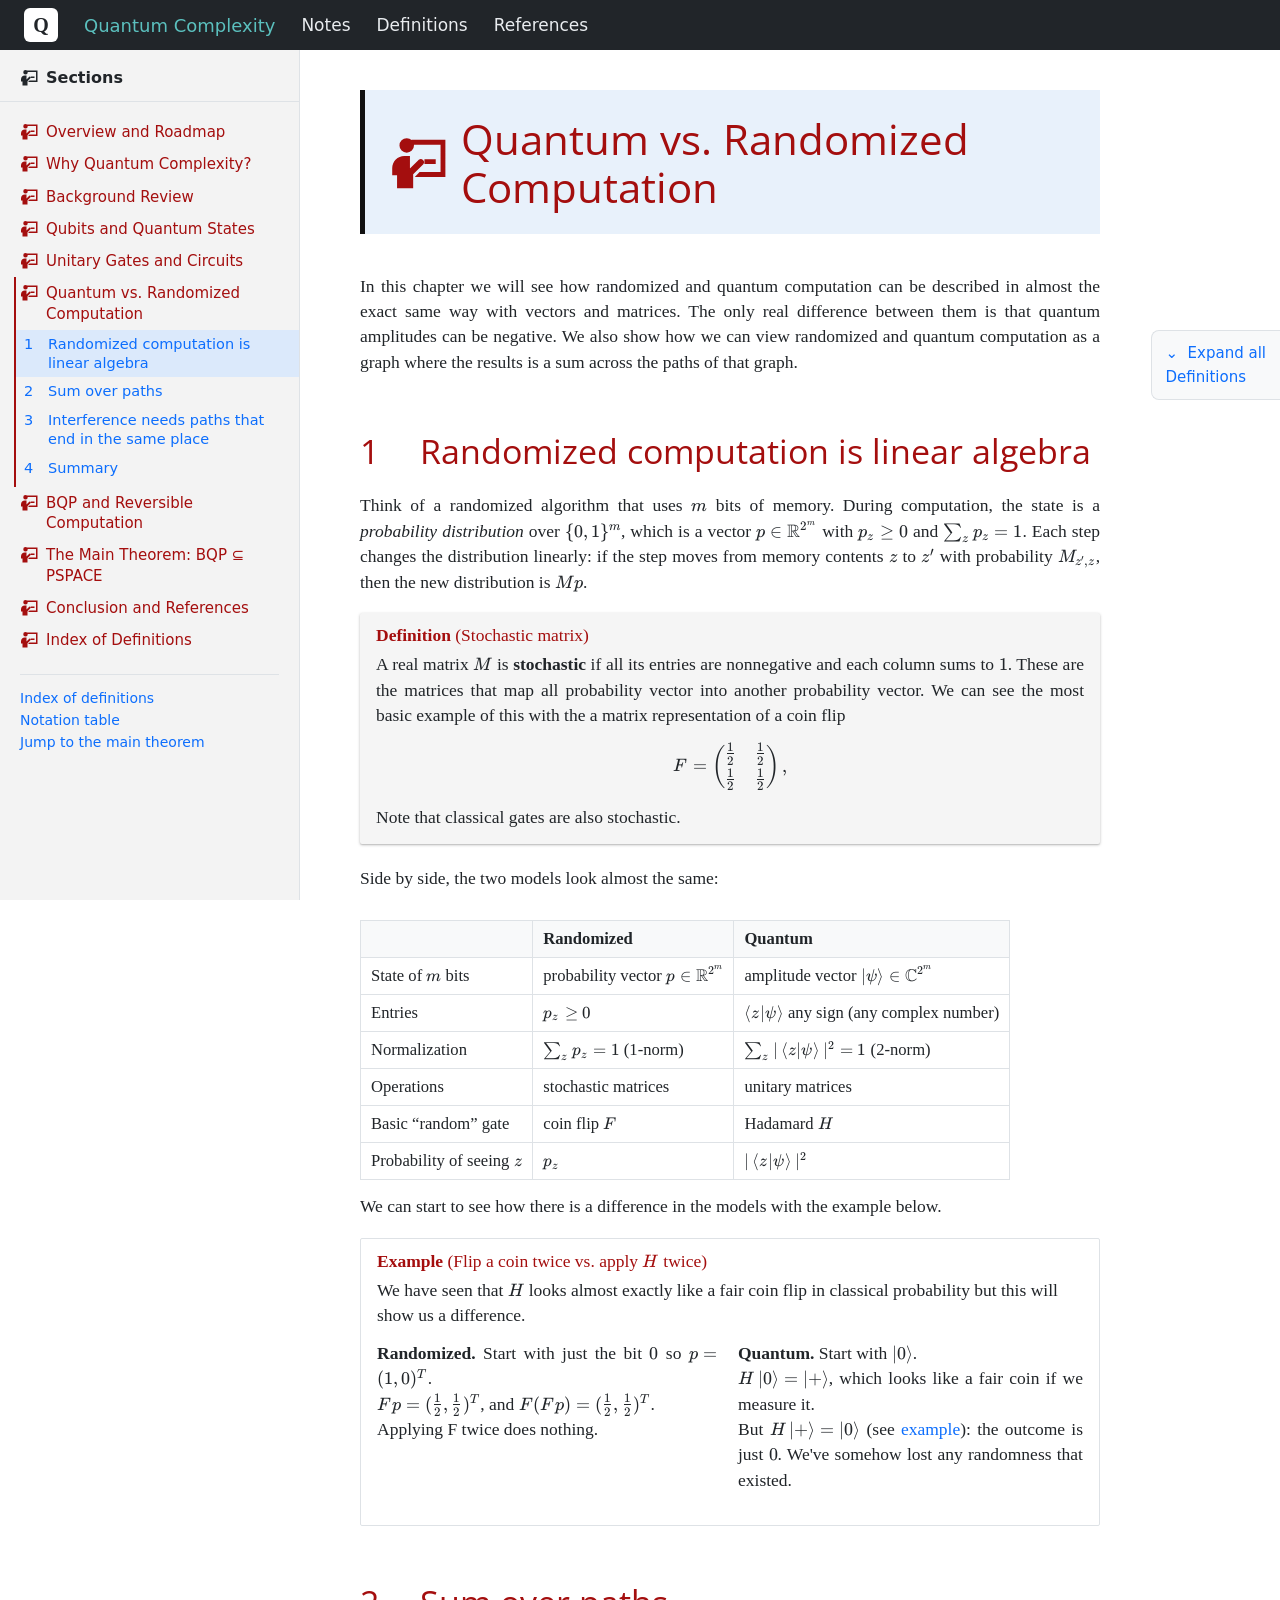
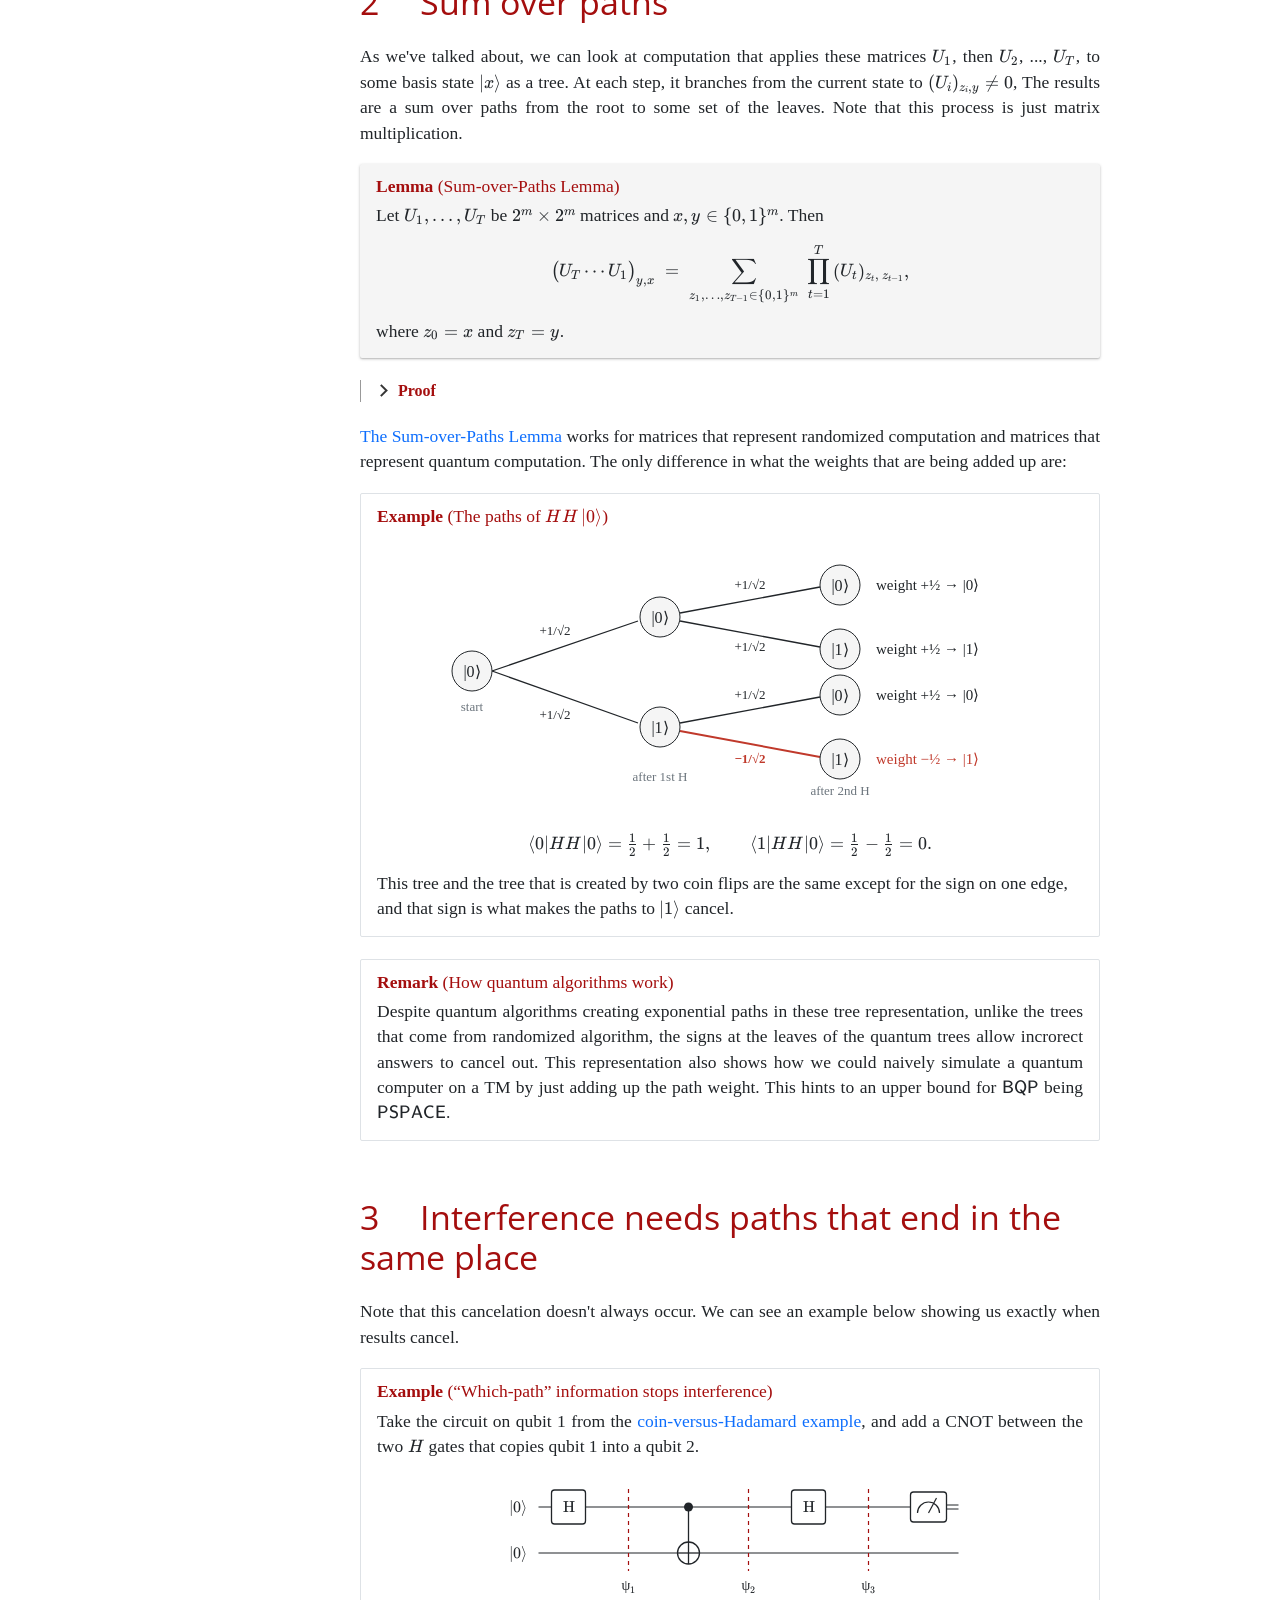
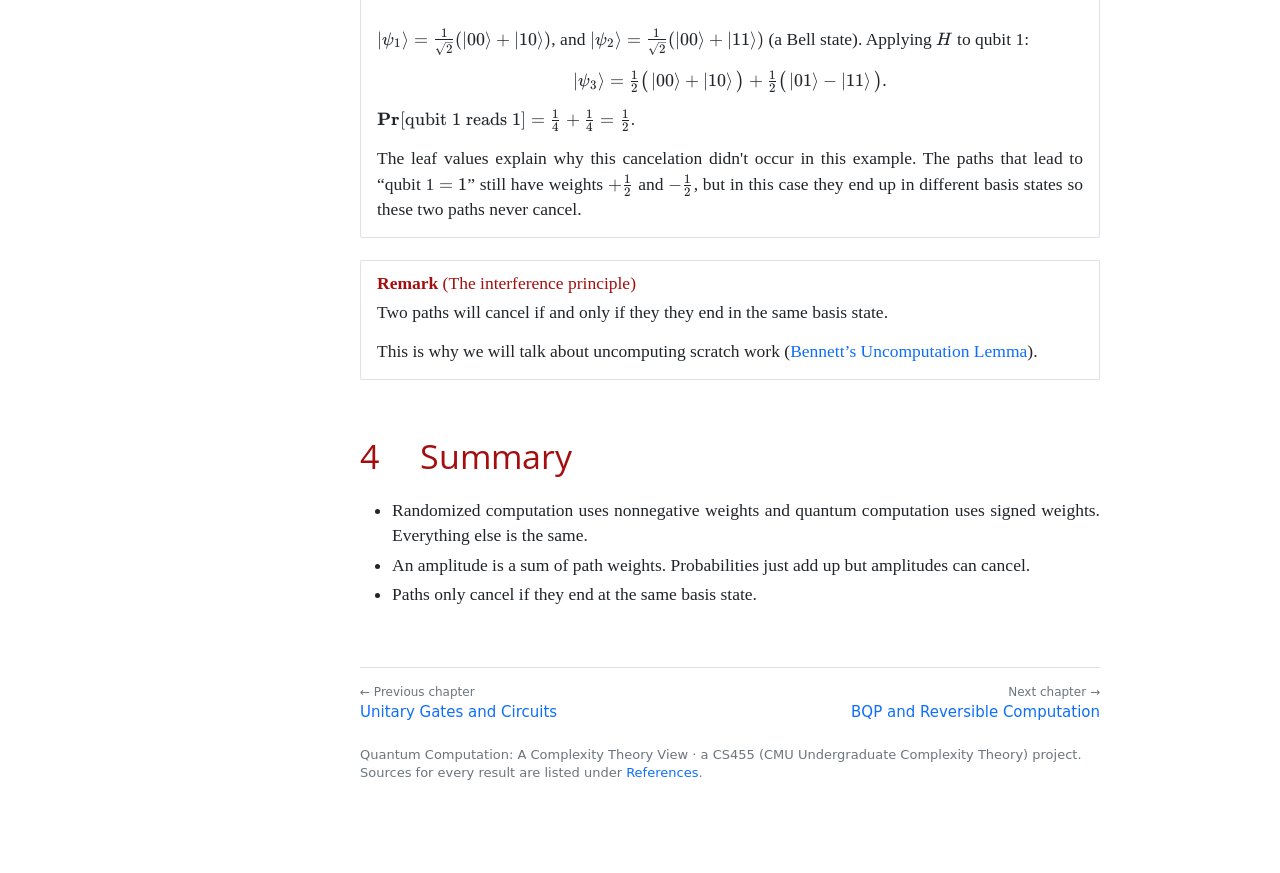
<file: interference.html>
<!DOCTYPE html>
<html lang="en">
<head>
  <meta charset="UTF-8">
  <meta name="viewport" content="width=device-width, initial-scale=1.0">
  <title>Quantum vs. Randomized Computation | Quantum Computation</title>
  <link rel="icon" href="data:,">
  <link rel="stylesheet" href="assets/katex/katex.min.css">
  <link rel="stylesheet" href="assets/site.css?v=10">
  <script defer src="assets/katex/katex.min.js"></script>
  <script defer src="assets/katex/contrib/auto-render.min.js"></script>
  <script defer src="assets/site.js?v=10"></script>
</head>
<body>
<main><div class="content">

<header class="chapter-banner"><h1>Quantum vs. Randomized Computation</h1></header>

<p>In this chapter we will see how randomized and quantum computation can be described in almost the exact same way with vectors and matrices. The only real difference between them is that quantum amplitudes can be negative. We also show how we can view randomized and quantum computation as a graph where the results is a sum across the paths of that graph.</p>
<h2 id="randomized">Randomized computation is linear algebra</h2>
<p>
Think of a randomized algorithm that uses $m$ bits of memory. During computation, the state is a <em>probability distribution</em> over $\{0,1\}^m$, which is a vector $p\in\R^{2^m}$
with $p_z\ge0$ and $\sum_z p_z = 1$. Each step changes the distribution linearly: if the step moves from memory contents $z$ to $z'$ with probability $M_{z',z}$, then the new
distribution is $Mp$.
</p>
<div class="box def" id="def-stochastic">
  <div class="box-title"><span class="label">Definition</span> <span class="name">(Stochastic matrix)</span></div>
  <p>A real matrix $M$ is <strong>stochastic</strong> if all its entries are nonnegative and each column sums to $1$. These are the matrices that map all probability vector into another probability vector.
  We can see the most basic example of this with the a matrix representation of a coin flip
  $$F = \begin{pmatrix}\tfrac12&\tfrac12\\[2pt]\tfrac12&\tfrac12\end{pmatrix},$$
  Note that classical gates are also stochastic.</p>
</div>

<p>Side by side, the two models look almost the same:</p>
<div class="table-wrap"><table>
  <tr><th></th><th>Randomized</th><th>Quantum</th></tr>
  <tr><td>State of $m$ bits</td><td>probability vector $p\in\R^{2^m}$</td><td>amplitude vector $\ket\psi\in\C^{2^m}$</td></tr>
  <tr><td>Entries</td><td>$p_z\ge 0$</td><td>$\braket z\psi$ any sign (any complex number)</td></tr>
  <tr><td>Normalization</td><td>$\sum_z p_z = 1$ (1-norm)</td><td>$\sum_z|\braket z\psi|^2 = 1$ (2-norm)</td></tr>
  <tr><td>Operations</td><td>stochastic matrices</td><td>unitary matrices</td></tr>
  <tr><td>Basic &ldquo;random&rdquo; gate</td><td>coin flip $F$</td><td>Hadamard $H$</td></tr>
  <tr><td>Probability of seeing $z$</td><td>$p_z$</td><td>$|\braket z\psi|^2$</td></tr>
</table></div>

<p>We can start to see how there is a difference in the models with the example below.</p>
<div class="box ex" id="ex-hh">
  <div class="box-title"><span class="label">Example</span> <span class="name">(Flip a coin twice vs. apply $H$ twice)</span></div>
  We have seen that $H$ looks almost exactly like a fair coin flip in classical probability but this will show us a difference.
  <div class="two-col">
    <div>
      <p><strong>Randomized.</strong> Start with just the bit $0$ so $p = (1,0)^T$.<br>
      $Fp = (\tfrac12,\tfrac12)^T$, and $F(Fp) = (\tfrac12,\tfrac12)^T$.<br>
      Applying F twice does nothing.</p>
    </div>
    <div>
      <p><strong>Quantum.</strong> Start with $\ket0$.<br>
      $H\ket0 = \ket+$, which looks like a fair coin if we measure it.<br>
      But $H\ket+ = \ket 0$ (see <a href="gates.html#ex-hadamard">example</a>): the outcome is just $0$. We've somehow lost any randomness that existed.</p>
    </div>
  </div>
</div>

<h2 id="paths">Sum over paths</h2>
<p>
As we've talked about, we can look at computation that applies these matrices $U_1$, then $U_2$, ..., $U_T$, to some basis state $\ket x$ as a tree. At each step, it branches from the current state to $(U_i)_{z_i, y}\ne0$,
The results are a sum over paths from the root to some set of the leaves. Note that this process is just matrix multiplication.
</p>
<div class="box lem" id="lem-paths">
  <div class="box-title"><span class="label">Lemma</span> <span class="name">(Sum-over-Paths Lemma)</span></div>
  <p>Let $U_1,\dots,U_T$ be $2^m\times2^m$ matrices and $x,y\in\{0,1\}^m$. Then
  $$\big(U_T\cdots U_1\big)_{y,x} \;=\; \sum_{z_1,\dots,z_{T-1}\in\{0,1\}^m}\;\prod_{t=1}^{T}\,(U_t)_{z_t,\,z_{t-1}},$$
  where $z_0 = x$ and $z_T = y$.</p>
</div>
<div class="proof"><span class="proof-label">Proof.</span>
  We can prove this using induction on $T$. Note that $z_0 = x$ and $z_T = y$.
  <p>For the base case where $T=1$, the sum has only one term and the product only has one factor:
  $$\sum_{\text{(nothing)}}\;\prod_{t=1}^{1}(U_t)_{z_t,\,z_{t-1}} = (U_1)_{z_1,\,z_0} = (U_1)_{y,x}.$$</p>
  <p><em>Step, $T>1$.</em> By the definition of matrix multiplication, we have
  $$(U_T\cdots U_1)_{y,x} = \sum_{z_{T-1}\in\{0,1\}^m}(U_T)_{y,\,z_{T-1}}\,\big(U_{T-1}\cdots U_1\big)_{z_{T-1},\,x}.$$
  The second factor is a product of $T-1$ matrices, so we can apply the induction hypothesis:
  $$\big(U_{T-1}\cdots U_1\big)_{z_{T-1},\,x} = \sum_{z_1,\dots,z_{T-2}}\;\prod_{t=1}^{T-1}(U_t)_{z_t,\,z_{t-1}}.$$
  This gives us:
  $$(U_T\cdots U_1)_{y,x} = \sum_{z_{T-1}}(U_T)_{y,\,z_{T-1}}\sum_{z_1,\dots,z_{T-2}}\;\prod_{t=1}^{T-1}(U_t)_{z_t,\,z_{t-1}}.$$
  Note that $(U_T)_{y,\,z_{T-1}}$ doesn't depend on $z_1,\dots,z_{T-2}$ so we can move it inside the sum and combine the two sums.
  $$(U_T\cdots U_1)_{y,x} = \sum_{z_1,\dots,z_{T-1}}(U_T)_{z_T,\,z_{T-1}}\prod_{t=1}^{T-1}(U_t)_{z_t,\,z_{t-1}} = \sum_{z_1,\dots,z_{T-1}}\;\prod_{t=1}^{T}(U_t)_{z_t,\,z_{t-1}}.$$
  <span class="qed">&#8718;</span></p>
</div>

<p><a href="#lem-paths">The Sum-over-Paths Lemma</a> works for matrices that represent randomized computation and matrices that represent quantum computation. The only difference in what the weights that are being added up are:</p>

<div class="box ex" id="ex-hh-paths">
  <div class="box-title"><span class="label">Example</span> <span class="name">(The paths of $HH\ket0$)</span></div>
  <figure>
    <svg viewBox="0 0 600 250" width="600" height="250" role="img" aria-label="Path tree for H applied twice to |0>: four paths; the path 0 to 1 to 1 has weight minus one half, and cancels the path 0 to 0 to 1." style="color:var(--text)">
      <g stroke="currentColor" stroke-width="1.3" fill="none">
        <line x1="62" y1="120" x2="208" y2="70"/>
        <line x1="62" y1="120" x2="208" y2="172"/>
        <line x1="250" y1="62" x2="390" y2="36"/>
        <line x1="250" y1="70" x2="390" y2="96"/>
        <line x1="250" y1="172" x2="390" y2="146"/>
        <line x1="250" y1="180" x2="390" y2="206" style="stroke:var(--neg)" stroke-width="2"/>
      </g>
      <g font-family="Georgia, serif" font-size="16" fill="currentColor" text-anchor="middle" dominant-baseline="central">
        <circle cx="42" cy="120" r="20" style="fill:var(--card);stroke:currentColor"/><text x="42" y="120">|0⟩</text>
        <circle cx="230" cy="66" r="20" style="fill:var(--card);stroke:currentColor"/><text x="230" y="66">|0⟩</text>
        <circle cx="230" cy="176" r="20" style="fill:var(--card);stroke:currentColor"/><text x="230" y="176">|1⟩</text>
        <circle cx="410" cy="34" r="20" style="fill:var(--card);stroke:currentColor"/><text x="410" y="34">|0⟩</text>
        <circle cx="410" cy="98" r="20" style="fill:var(--card);stroke:currentColor"/><text x="410" y="98">|1⟩</text>
        <circle cx="410" cy="144" r="20" style="fill:var(--card);stroke:currentColor"/><text x="410" y="144">|0⟩</text>
        <circle cx="410" cy="208" r="20" style="fill:var(--card);stroke:currentColor"/><text x="410" y="208">|1⟩</text>
      </g>
      <g font-family="Georgia, serif" font-size="13" fill="currentColor" text-anchor="middle">
        <text x="125" y="84">+1/√2</text>
        <text x="125" y="168">+1/√2</text>
        <text x="320" y="38">+1/√2</text>
        <text x="320" y="100">+1/√2</text>
        <text x="320" y="148">+1/√2</text>
        <text x="320" y="212" style="fill:var(--neg)" font-weight="bold">−1/√2</text>
        <text x="42" y="160" fill="currentColor" style="fill:var(--muted)">start</text>
        <text x="230" y="230" style="fill:var(--muted)">after 1st H</text>
        <text x="410" y="244" style="fill:var(--muted)">after 2nd H</text>
      </g>
      <g font-family="Georgia, serif" font-size="15" text-anchor="start" dominant-baseline="central">
        <text x="446" y="34" fill="currentColor">weight +½ → |0⟩</text>
        <text x="446" y="98" fill="currentColor">weight +½ → |1⟩</text>
        <text x="446" y="144" fill="currentColor">weight +½ → |0⟩</text>
        <text x="446" y="208" style="fill:var(--neg)">weight −½ → |1⟩</text>
      </g>
    </svg>
  </figure>
  $$\amp{0}{HH}{0} = \tfrac12 + \tfrac12 = 1,\qquad \amp{1}{HH}{0} = \tfrac12 - \tfrac12 = 0 .$$
  This tree and the tree that is created by two coin flips are the same except for the sign on one edge, and that sign is what makes the paths to $\ket1$ cancel.</p>
</div>

<div class="box intu" id="intu-design">
  <div class="box-title"><span class="label">Remark</span> <span class="name">(How quantum algorithms work)</span></div>
  <p>Despite quantum algorithms creating exponential paths in these tree representation, unlike the trees that come from randomized algorithm, the signs at the leaves of the quantum trees allow incrorect answers to cancel out. This representation also shows how we could naively simulate a quantum computer on a TM by just adding up the path weight. This hints to an upper bound for $\mathsf{BQP}$ being $\mathsf{PSPACE}$.</p>
</div>

<h2 id="which-path">Interference needs paths that end in the same place</h2>
<p>
Note that this cancelation doesn't always occur. We can see an example below showing us exactly when results cancel.
</p>
<div class="box ex" id="ex-whichpath">
  <div class="box-title"><span class="label">Example</span> <span class="name">(&ldquo;Which-path&rdquo; information stops interference)</span></div>
  <p>Take the circuit on qubit 1 from the <a href="#ex-hh">coin-versus-Hadamard example</a>, and add a CNOT between the two $H$ gates that copies qubit 1 into a qubit 2.</p>
  <figure class="circuit" data-wires="|0⟩;|0⟩" data-gates="H 0, SLICE ψ_1, CNOT 0 1, SLICE ψ_2, H 0, SLICE ψ_3, M 0" data-alt="H on qubit 1, CNOT from qubit 1 to qubit 2, H on qubit 1, measure qubit 1"></figure>
  <p>
  $\ket{\psi_1} = \tfrac1{\sqrt2}(\ket{00}+\ket{10})$, and $\ket{\psi_2} = \tfrac1{\sqrt2}(\ket{00}+\ket{11})$ (a Bell state). Applying $H$ to qubit 1:
  $$\ket{\psi_3} = \tfrac12\big(\ket{00} + \ket{10}\big) + \tfrac12\big(\ket{01} - \ket{11}\big).$$
  $\Pr[\text{qubit 1 reads }1] = \tfrac14+\tfrac14 = \tfrac12$.
  </p>
  <p>The leaf values explain why this cancelation didn't occur in this example. The paths that lead to &ldquo;qubit 1 $=1$&rdquo; still have weights $+\tfrac12$ and $-\tfrac12$, but in this case they end up in different basis states so these two paths never cancel.</p>
</div>

<div class="box rem" id="rem-same-endpoint">
  <div class="box-title"><span class="label">Remark</span> <span class="name">(The interference principle)</span></div>
  <p>Two paths will cancel if and only if they they end in the same basis state.</p>
  <p>This is why we will talk about uncomputing scratch work (<a href="bqp.html#lem-bennett">Bennett&rsquo;s Uncomputation Lemma</a>).</p>
</div>

<h2 id="summary">Summary</h2>
<ul>
  <li>Randomized computation uses nonnegative weights and quantum computation uses signed weights. Everything else is the same.</li>
  <li>An amplitude is a sum of path weights. Probabilities just add up but amplitudes can cancel.</li>
  <li>Paths only cancel if they end at the same basis state.</li>
</ul>

</div></main>
</body>
</html>
</file>
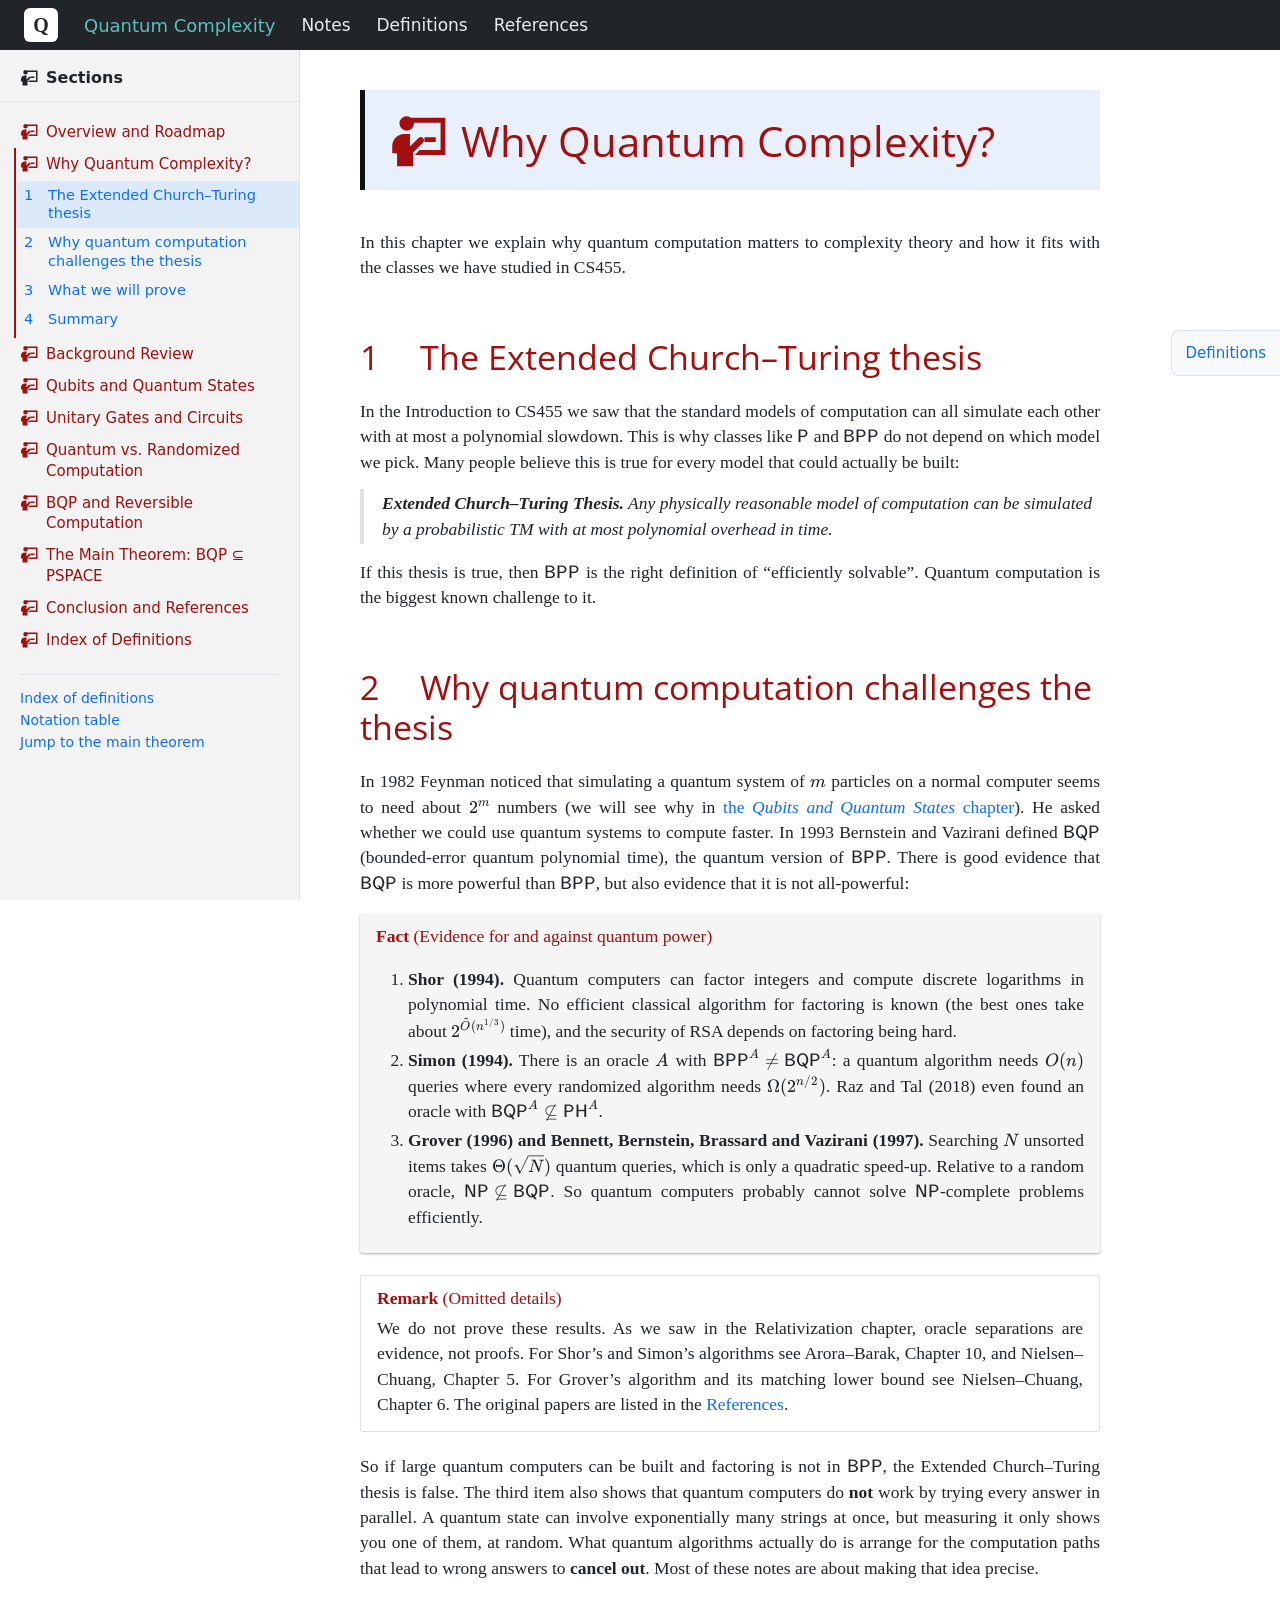
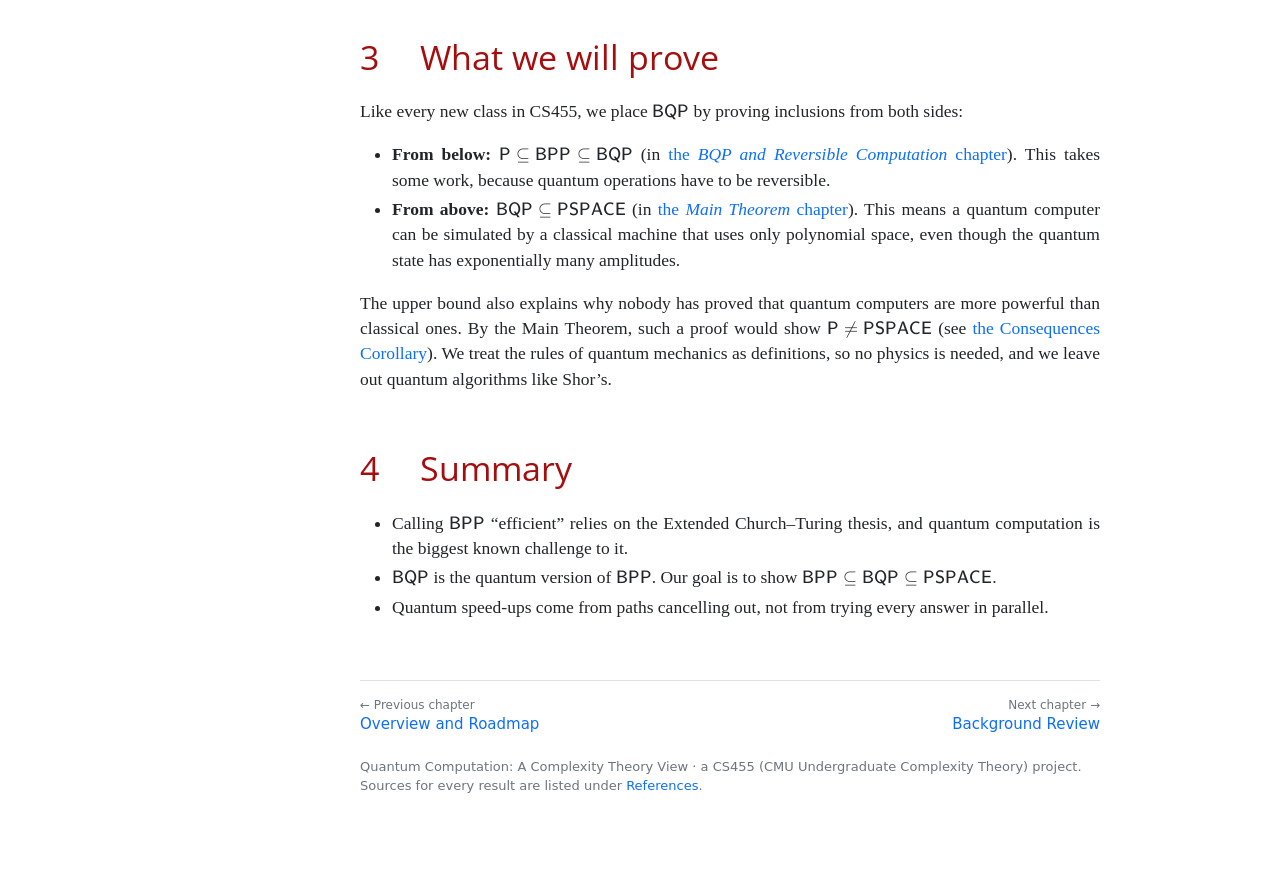
<file: intro.html>
<!DOCTYPE html>
<html lang="en">
<head>
  <meta charset="UTF-8">
  <meta name="viewport" content="width=device-width, initial-scale=1.0">
  <title>Why Quantum Complexity? | Quantum Computation</title>
  <link rel="icon" href="data:,">
  <link rel="stylesheet" href="assets/katex/katex.min.css">
  <link rel="stylesheet" href="assets/site.css?v=10">
  <script defer src="assets/katex/katex.min.js"></script>
  <script defer src="assets/katex/contrib/auto-render.min.js"></script>
  <script defer src="assets/site.js?v=10"></script>
</head>
<body>
<main><div class="content">

<header class="chapter-banner"><h1>Why Quantum Complexity?</h1></header>

<p>In this chapter we explain why quantum computation matters to complexity theory and how it fits with the classes we have studied in CS455.</p>

<h2 id="ect">The Extended Church&ndash;Turing thesis</h2>
<p>
In the Introduction to CS455 we saw that the standard models of computation can all simulate each other with at most a polynomial slowdown. This is why classes like $\mathsf{P}$ and $\mathsf{BPP}$ do not depend on which model we pick. Many people believe this is true for every model that could actually be built:
</p>
<blockquote>
  <strong>Extended Church&ndash;Turing Thesis.</strong> Any physically reasonable model of computation can be simulated by a probabilistic TM with at most polynomial overhead in time.
</blockquote>
<p>
If this thesis is true, then $\mathsf{BPP}$ is the right definition of &ldquo;efficiently solvable&rdquo;. Quantum computation is the biggest known challenge to it.
</p>

<h2 id="challenge">Why quantum computation challenges the thesis</h2>
<p>
In 1982 Feynman noticed that simulating a quantum system of $m$ particles on a normal computer seems to need about $2^m$ numbers (we will see why in <a href="states.html#rem-exp">the <em>Qubits and Quantum States</em> chapter</a>). He asked whether we could use quantum systems to compute faster. In 1993 Bernstein and Vazirani defined $\mathsf{BQP}$ (bounded-error quantum polynomial time), the quantum version of $\mathsf{BPP}$. There is good evidence that $\mathsf{BQP}$ is more powerful than $\mathsf{BPP}$, but also evidence that it is not all-powerful:
</p>

<div class="box fact" id="fact-separations">
  <div class="box-title"><span class="label">Fact</span> <span class="name">(Evidence for and against quantum power)</span></div>
  <ol>
    <li><strong>Shor (1994).</strong> Quantum computers can factor integers and compute discrete logarithms in polynomial time. No efficient classical algorithm for factoring is known (the best ones take about $2^{\tilde O(n^{1/3})}$ time), and the security of RSA depends on factoring being hard.</li>
    <li><strong>Simon (1994).</strong> There is an oracle $A$ with $\mathsf{BPP}^A\ne\mathsf{BQP}^A$: a quantum algorithm needs $O(n)$ queries where every randomized algorithm needs $\Omega(2^{n/2})$. Raz and Tal (2018) even found an oracle with $\mathsf{BQP}^A\not\subseteq\mathsf{PH}^A$.</li>
    <li><strong>Grover (1996) and Bennett, Bernstein, Brassard and Vazirani (1997).</strong> Searching $N$ unsorted items takes $\Theta(\sqrt N)$ quantum queries, which is only a quadratic speed-up. Relative to a random oracle, $\mathsf{NP}\not\subseteq\mathsf{BQP}$. So quantum computers probably cannot solve $\mathsf{NP}$-complete problems efficiently.</li>
  </ol>
</div>
<div class="box omit" id="omit-separations">
  <div class="box-title"><span class="label">Remark</span> <span class="name">(Omitted details)</span></div>
  <p>We do not prove these results. As we saw in the Relativization chapter, oracle separations are evidence, not proofs. For Shor&rsquo;s and Simon&rsquo;s algorithms see Arora&ndash;Barak, Chapter 10, and Nielsen&ndash;Chuang, Chapter 5. For Grover&rsquo;s algorithm and its matching lower bound see Nielsen&ndash;Chuang, Chapter 6. The original papers are listed in the <a href="conclusion.html#references">References</a>.</p>
</div>

<p>
So if large quantum computers can be built and factoring is not in $\mathsf{BPP}$, the Extended Church&ndash;Turing thesis is false. The third item also shows that quantum computers do <strong>not</strong> work by trying every answer in parallel. A quantum state can involve exponentially many strings at once, but measuring it only shows you one of them, at random. What quantum algorithms actually do is arrange for the computation paths that lead to wrong answers to <strong>cancel out</strong>. Most of these notes are about making that idea precise.
</p>

<h2 id="questions">What we will prove</h2>
<p>Like every new class in CS455, we place $\mathsf{BQP}$ by proving inclusions from both sides:</p>
<ul>
  <li><strong>From below:</strong> $\mathsf{P}\subseteq\mathsf{BPP}\subseteq\mathsf{BQP}$ (in <a href="bqp.html">the <em>BQP and Reversible Computation</em> chapter</a>). This takes some work, because quantum operations have to be reversible.</li>
  <li><strong>From above:</strong> $\mathsf{BQP}\subseteq\mathsf{PSPACE}$ (in <a href="pp.html">the <em>Main Theorem</em> chapter</a>). This means a quantum computer can be simulated by a classical machine that uses only polynomial space, even though the quantum state has exponentially many amplitudes.</li>
</ul>
<p>
The upper bound also explains why nobody has proved that quantum computers are more powerful than classical ones. By the Main Theorem, such a proof would show $\mathsf{P}\ne\mathsf{PSPACE}$ (see <a href="pp.html#cor-consequences">the Consequences Corollary</a>).
We treat the rules of quantum mechanics as definitions, so no physics is needed, and we leave out quantum algorithms like Shor&rsquo;s.
</p>

<h2 id="summary">Summary</h2>
<ul>
  <li>Calling $\mathsf{BPP}$ &ldquo;efficient&rdquo; relies on the Extended Church&ndash;Turing thesis, and quantum computation is the biggest known challenge to it.</li>
  <li>$\mathsf{BQP}$ is the quantum version of $\mathsf{BPP}$. Our goal is to show $\mathsf{BPP}\subseteq\mathsf{BQP}\subseteq\mathsf{PSPACE}$.</li>
  <li>Quantum speed-ups come from paths cancelling out, not from trying every answer in parallel.</li>
</ul>

</div></main>
</body>
</html>
</file>
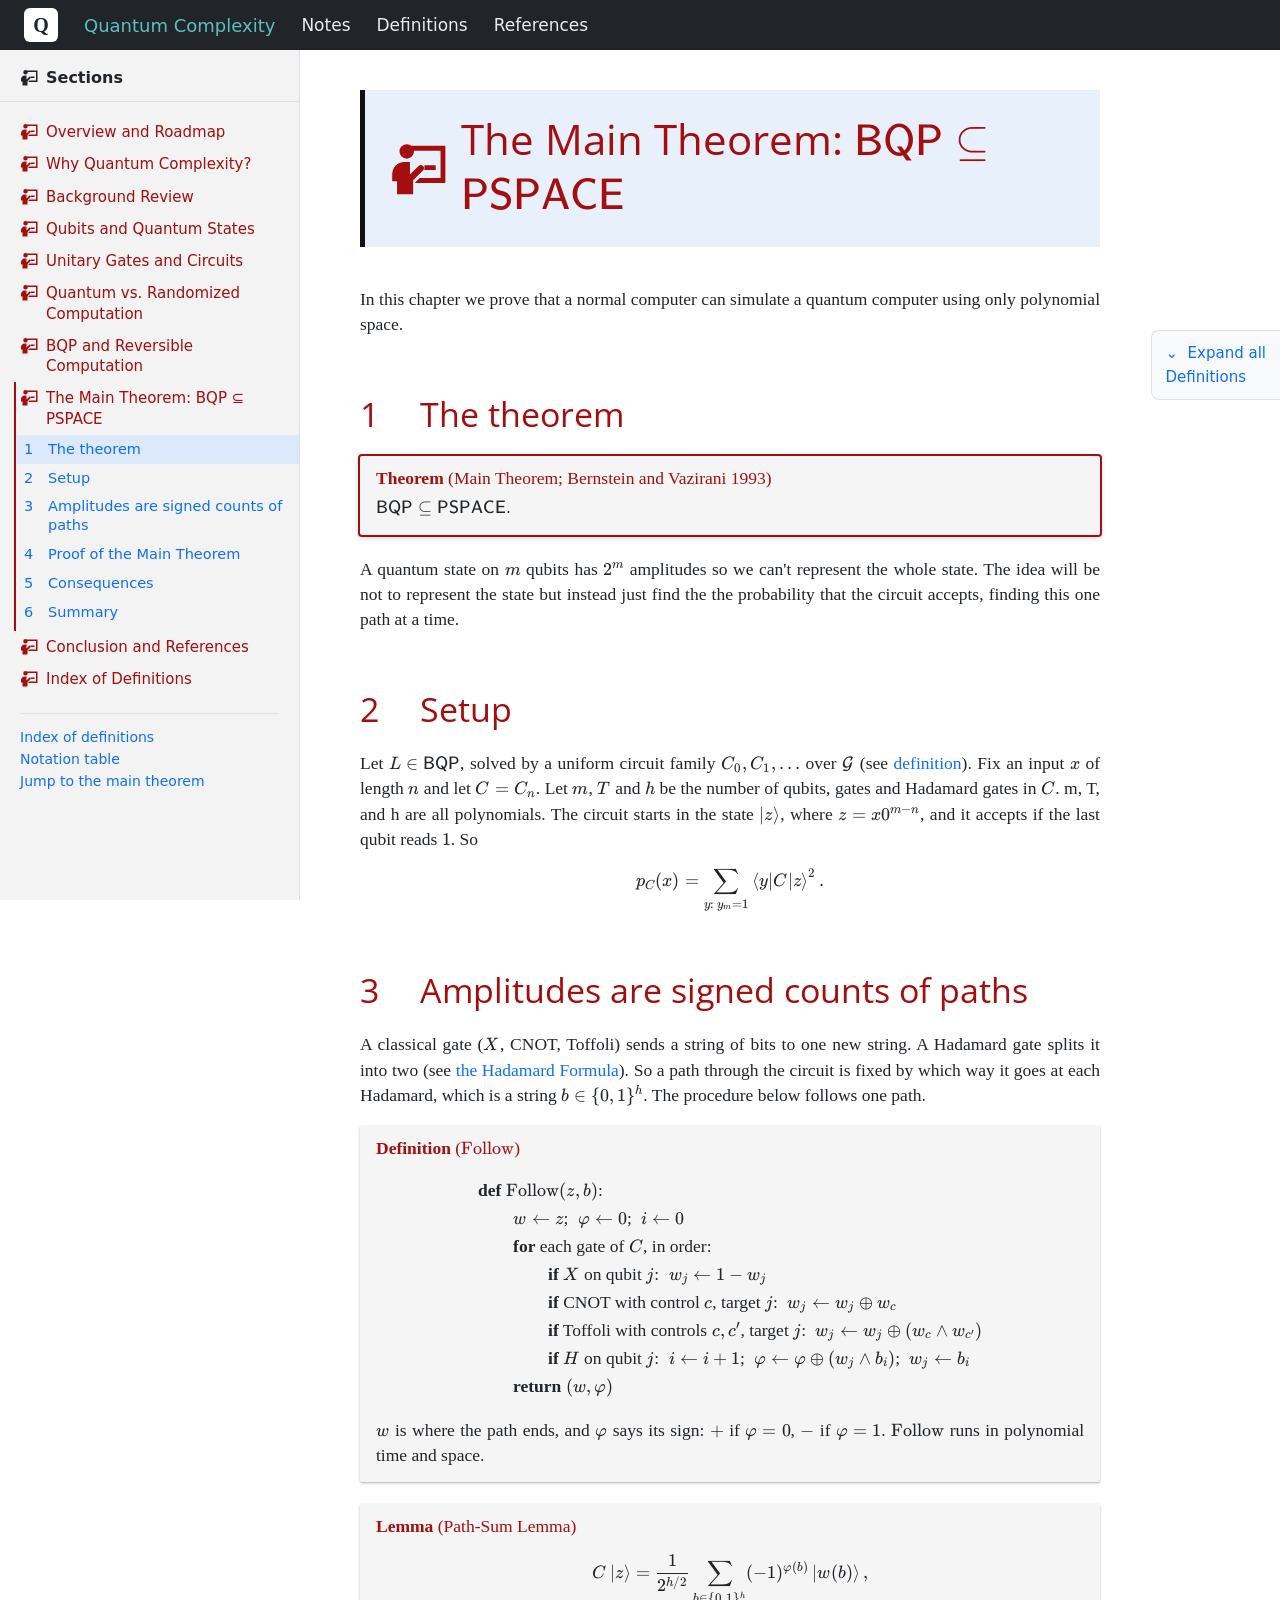
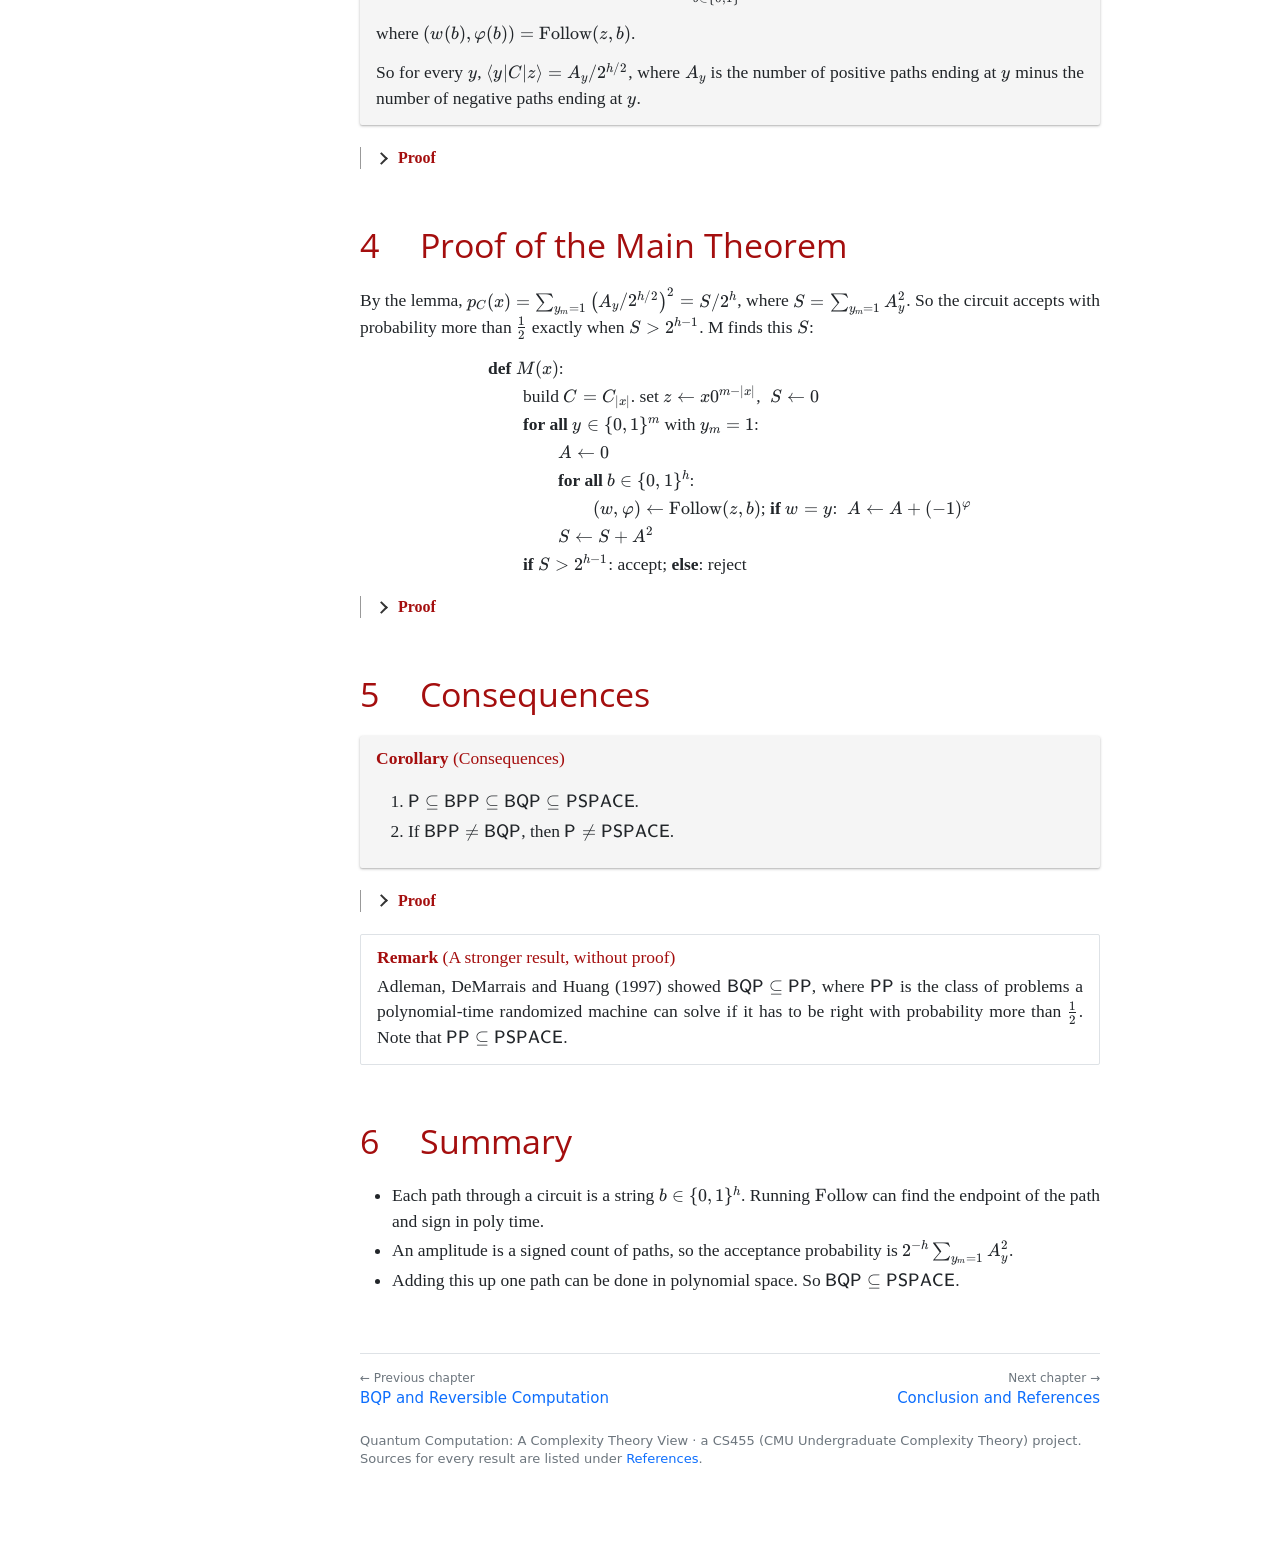
<file: pp.html>
<!DOCTYPE html>
<html lang="en">
<head>
  <meta charset="UTF-8">
  <meta name="viewport" content="width=device-width, initial-scale=1.0">
  <title>The Main Theorem: BQP ⊆ PSPACE | Quantum Computation</title>
  <link rel="icon" href="data:,">
  <link rel="stylesheet" href="assets/katex/katex.min.css">
  <link rel="stylesheet" href="assets/site.css?v=10">
  <script defer src="assets/katex/katex.min.js"></script>
  <script defer src="assets/katex/contrib/auto-render.min.js"></script>
  <script defer src="assets/site.js?v=10"></script>
</head>
<body>
<main><div class="content">

<header class="chapter-banner"><h1>The Main Theorem: $\mathsf{BQP}\subseteq\mathsf{PSPACE}$</h1></header>

<p>In this chapter we prove that a normal computer can simulate a quantum computer using only polynomial space.</p>

<h2 id="statement">The theorem</h2>
<div class="box thm centerpiece" id="thm-main">
  <div class="box-title"><span class="label">Theorem</span> <span class="name">(Main Theorem; Bernstein and Vazirani 1993)</span></div>
  <p>$\mathsf{BQP}\subseteq\mathsf{PSPACE}$.</p>
</div>
<p>
A quantum state on $m$ qubits has $2^m$ amplitudes so we can't represent the whole state. The idea will be not to represent the state but instead just find the the probability that the circuit accepts, finding this one path at a time.
</p>

<h2 id="setup">Setup</h2>
<p>
Let $L\in\mathsf{BQP}$, solved by a uniform circuit family $C_0, C_1,\dots$ over $\mathcal G$ (see <a href="bqp.html#def-bqp">definition</a>). Fix an input $x$ of length $n$ and let $C = C_n$. Let $m$, $T$ and $h$ be the number of qubits, gates and Hadamard gates in $C$. m, T, and h are all polynomials.
The circuit starts in the state $\ket z$, where $z = x0^{m-n}$, and it accepts if the last qubit reads $1$. So
$$p_C(x) = \sum_{y:\,y_m=1}\amp{y}{C}{z}^2 .$$
</p>

<h2 id="pathsum">Amplitudes are signed counts of paths</h2>
<p>
A classical gate ($X$, CNOT, Toffoli) sends a string of bits to one new string. A Hadamard gate splits it into two (see <a href="gates.html#lem-hadamard">the Hadamard Formula</a>). So a path through the circuit is fixed by which way it goes at each Hadamard, which is a string $b\in\{0,1\}^h$. The procedure below follows one path.
</p>

<div class="box def" id="def-follow">
  <div class="box-title"><span class="label">Definition</span> <span class="name">($\mathrm{Follow}$)</span></div>
  <div class="pseudo">
    <div><b>def</b> $\mathrm{Follow}(z, b)$:</div>
    <div class="i1">$w \gets z$; $\ \varphi\gets 0$; $\ i\gets 0$</div>
    <div class="i1"><b>for</b> each gate of $C$, in order:</div>
    <div class="i2"><b>if</b> $X$ on qubit $j$: $\ w_j\gets 1-w_j$</div>
    <div class="i2"><b>if</b> CNOT with control $c$, target $j$: $\ w_j\gets w_j\oplus w_c$</div>
    <div class="i2"><b>if</b> Toffoli with controls $c,c'$, target $j$: $\ w_j\gets w_j\oplus(w_c\wedge w_{c'})$</div>
    <div class="i2"><b>if</b> $H$ on qubit $j$: $\ i\gets i+1$; $\ \varphi\gets\varphi\oplus(w_j\wedge b_i)$; $\ w_j\gets b_i$</div>
    <div class="i1"><b>return</b> $(w,\varphi)$</div>
  </div>
  <p>$w$ is where the path ends, and $\varphi$ says its sign: $+$ if $\varphi=0$, $-$ if $\varphi=1$. $\mathrm{Follow}$ runs in polynomial time and space.</p>
</div>

<div class="box lem" id="lem-pathsum">
  <div class="box-title"><span class="label">Lemma</span> <span class="name">(Path-Sum Lemma)</span></div>
  <p>$$C\ket z = \frac{1}{2^{h/2}}\sum_{b\in\{0,1\}^h}(-1)^{\varphi(b)}\ket{w(b)},$$
  where $(w(b),\varphi(b)) = \mathrm{Follow}(z,b)$.</p>
  <p id="cor-signed">So for every $y$, $\amp yCz = A_y/2^{h/2}$, where $A_y$ is the number of positive paths ending at $y$ minus the number of negative paths ending at $y$.</p>
</div>
<div class="proof"><span class="proof-label">Proof.</span>
  We go through the gates one at a time and check that the formula stays true. Before any gates, there is one path (the empty $b$) at $z$ with sign $+$, and the state is $\ket z$.
  <ul>
    <li>Classical gate: It sends each $\ket w$ to a single $\ket{w'}$ (see <a href="gates.html#def-perm">definition</a>), where $w'$ is exactly what the matching line of $\mathrm{Follow}$ computes. So each path moves to $w'$ and keeps its sign.</li>
    <li>Hadamard on qubit $j$: We use the <a href="gates.html#lem-hadamard">the Hadamard Formula</a> and <a href="gates.html#def-apply"> </a> to show the following:
    $$\ket w\;\mapsto\;\tfrac{1}{\sqrt2}\sum_{c\in\{0,1\}}(-1)^{w_j c}\ket{w[j\gets c]}.$$
    So each path splits in two, one for each new bit $c$. Each half picks up a factor $\tfrac1{\sqrt2}$, and a minus sign exactly when $w_j = c = 1$. That is the $H$ line of $\mathrm{Follow}$, with $c = b_i$.</li>
  </ul>
  After all $T$ gates, there is one term for each $b\in\{0,1\}^h$, with factor $2^{-h/2}$, sign $(-1)^{\varphi(b)}$ and endpoint $w(b)$. Collecting the terms that end at $y$ gives $\amp yCz = A_y/2^{h/2}$.
  <span class="qed">&#8718;</span>
</div>

<h2 id="proof">Proof of the Main Theorem</h2>
<p>By the lemma, $p_C(x) = \sum_{y_m=1}\big(A_y/2^{h/2}\big)^2 = S/2^h$, where $S = \sum_{y_m=1}A_y^2$. So the circuit accepts with probability more than $\tfrac12$ exactly when $S>2^{h-1}$. M finds this $S$:</p>
<div class="pseudo" id="algo-M">
  <div><b>def</b> $M(x)$:</div>
  <div class="i1">build $C = C_{|x|}$. set $z\gets x0^{m-|x|}$, $\ S\gets 0$</div>
  <div class="i1"><b>for all</b> $y\in\{0,1\}^m$ with $y_m = 1$:</div>
  <div class="i2">$A\gets 0$</div>
  <div class="i2"><b>for all</b> $b\in\{0,1\}^h$:</div>
  <div class="i3">$(w,\varphi)\gets\mathrm{Follow}(z,b)$; <b>if</b> $w = y$: $\ A\gets A + (-1)^{\varphi}$</div>
  <div class="i2">$S\gets S + A^2$</div>
  <div class="i1"><b>if</b> $S > 2^{h-1}$: accept; <b>else</b>: reject</div>
</div>
<div class="proof"><span class="proof-label">Proof.</span>
  <p><em>Correctness.</em> Fix one $y$ with $y_m=1$. The inner loop runs $\mathrm{Follow}$ on every path $b$. It adds $+1$ for each positive path that ends at $y$ and subtracts $1$ for each negative path that ends at $y$, ignoring all other paths. So when the inner loop finishes, $A$ is exactly $A_y$, the signed count from <a href="#lem-pathsum">the Path-Sum Lemma</a>.</p>
  <p>The outer loop then adds $A_y^2$ to $S$ for every $y$ with last bit $1$. So at the end, we have:
  $$S = \sum_{y:\,y_m=1}A_y^2 = 2^h\sum_{y:\,y_m=1}\Big(\frac{A_y}{2^{h/2}}\Big)^2 = 2^h\sum_{y:\,y_m=1}\amp yCz^2 = 2^h\,p_C(x).$$
  Basically $S$ is the acceptance probability scaled up by $2^h$. So comparing $S$ with $2^{h-1}$ is the same as comparing $p_C(x)$ with $\tfrac12$:</p>
  <ul>
    <li>If $x\in L$, the circuit accepts with probability $p_C(x)\ge\tfrac23$. Then $S\ge\tfrac23\cdot 2^h > \tfrac12\cdot 2^h = 2^{h-1}$, so $M$ accepts.</li>
    <li>If $x\notin L$, the circuit accepts with probability $p_C(x)\le\tfrac13$. Then $S\le\tfrac13\cdot 2^h < 2^{h-1}$, so $M$ rejects.</li>
  </ul>
  <p><em>Space Complexity.</em> $M$ only stores the circuit, the loop variables $y$ and $b$ ($m$ and $h$ bits), the counters $A$ and $S$. This fits in $m+2h+2$ bits, since $|A_y|\le 2^h$ as well the space required for $\mathrm{Follow}$ which is reused every time. All of this is polynomial in $n$. This is the same idea as the proof that <a href="background.html#prop-bpp-pspace">$\mathsf{BPP}\subseteq\mathsf{PSPACE}$</a>.
  <span class="qed">&#8718;</span></p>
</div>

<h2 id="consequences">Consequences</h2>
<div class="box cor" id="cor-consequences">
  <div class="box-title"><span class="label">Corollary</span> <span class="name">(Consequences)</span></div>
  <ol>
    <li>$\mathsf{P}\subseteq\mathsf{BPP}\subseteq\mathsf{BQP}\subseteq\mathsf{PSPACE}$.</li>
    <li>If $\mathsf{BPP}\ne\mathsf{BQP}$, then $\mathsf{P}\ne\mathsf{PSPACE}$.</li>
  </ol>
</div>
<div class="proof"><span class="proof-label">Proof.</span>
  (1) Combine <a href="bqp.html#thm-bpp-bqp">$\mathsf{BPP}\subseteq\mathsf{BQP}$</a> with the Main Theorem. (2) If $\mathsf{P}=\mathsf{PSPACE}$, then everything in the chain in (1) equals $\mathsf{P}$, so $\mathsf{BPP}=\mathsf{BQP}$.
  <span class="qed">&#8718;</span>
</div>
<div class="box rem" id="fact-beyond">
  <div class="box-title"><span class="label">Remark</span> <span class="name">(A stronger result, without proof)</span></div>
  <p>Adleman, DeMarrais and Huang (1997) showed $\mathsf{BQP}\subseteq\mathsf{PP}$, where $\mathsf{PP}$ is the class of problems a polynomial-time randomized machine can solve if it has to be right with probability more than $\tfrac12$. Note that $\mathsf{PP}\subseteq\mathsf{PSPACE}$.</p>
</div>

<h2 id="summary">Summary</h2>
<ul>
  <li>Each path through a circuit is a string $b\in\{0,1\}^h$. Running $\mathrm{Follow}$ can find the endpoint of the path and sign in poly time.</li>
  <li>An amplitude is a signed count of paths, so the acceptance probability is $2^{-h}\sum_{y_m=1}A_y^2$.</li>
  <li>Adding this up one path can be done in polynomial space. So $\mathsf{BQP}\subseteq\mathsf{PSPACE}$.</li>
</ul>

</div></main>
</body>
</html>
</file>
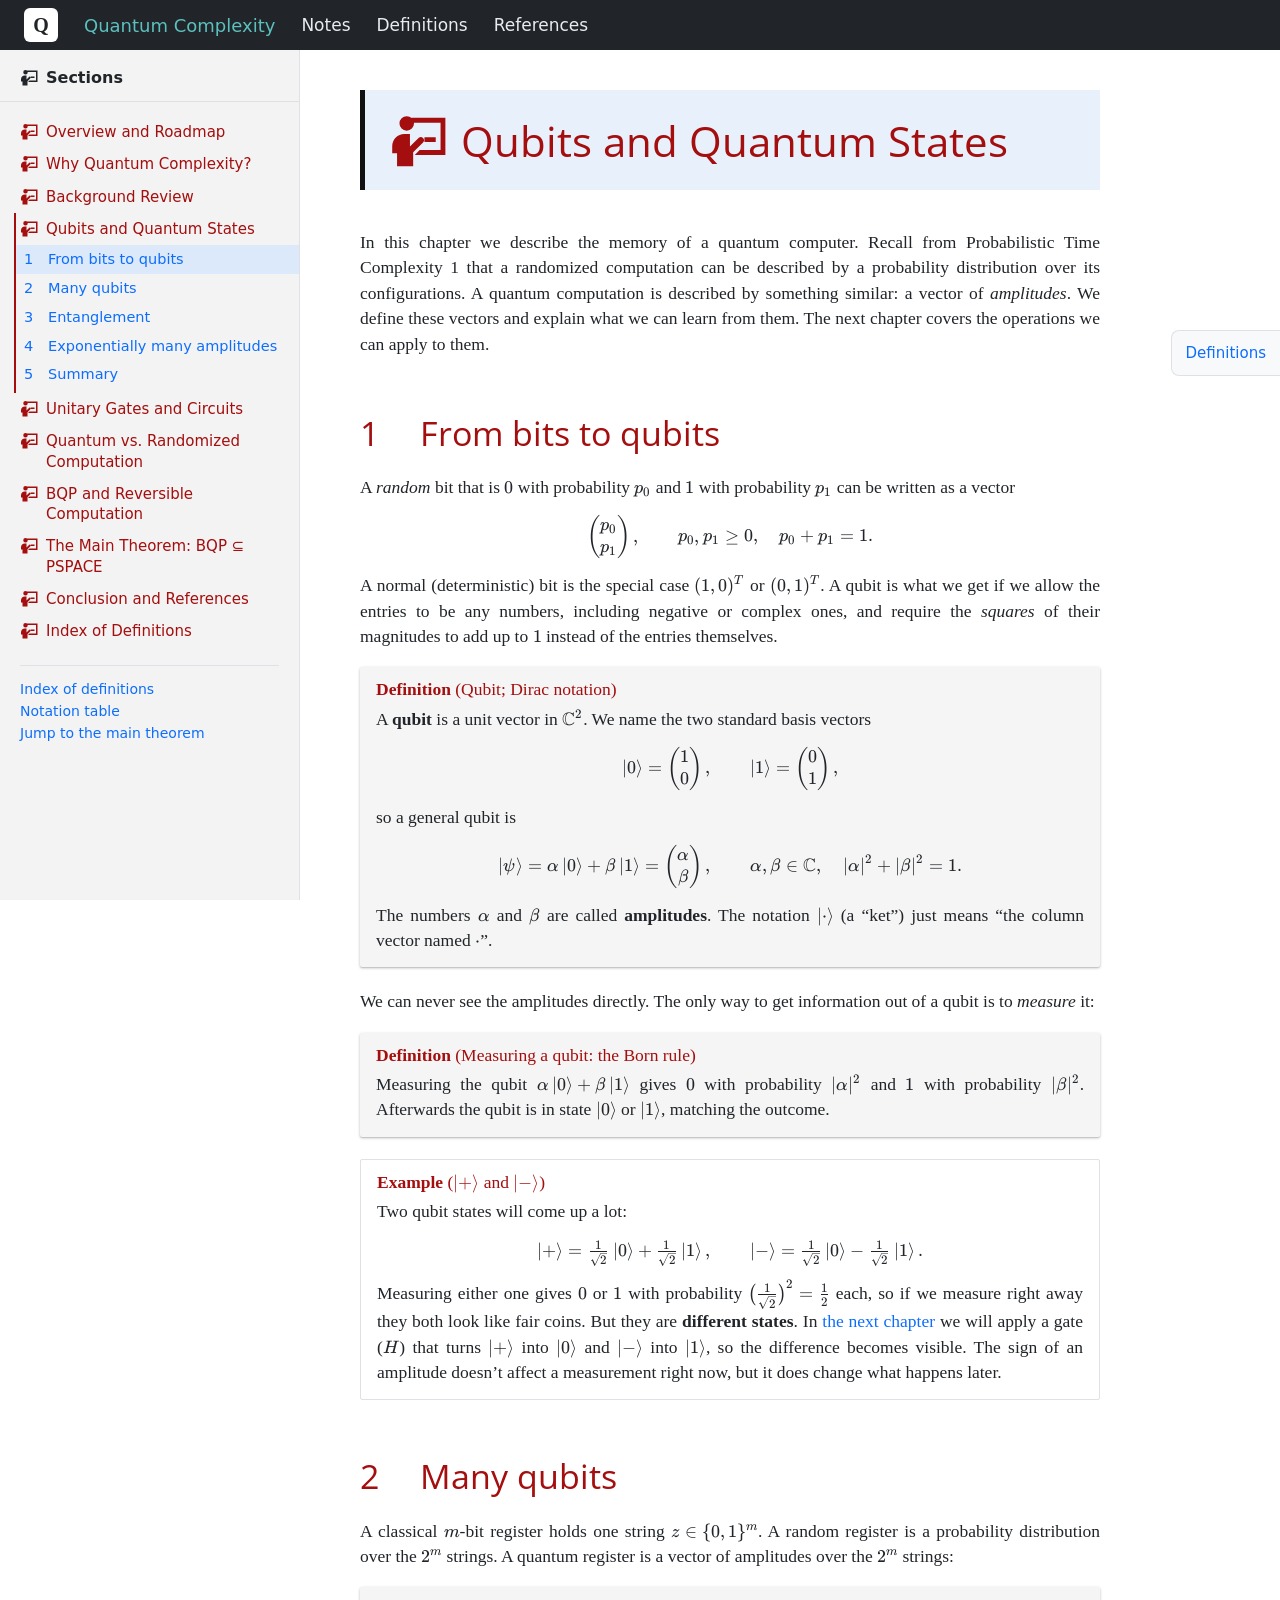
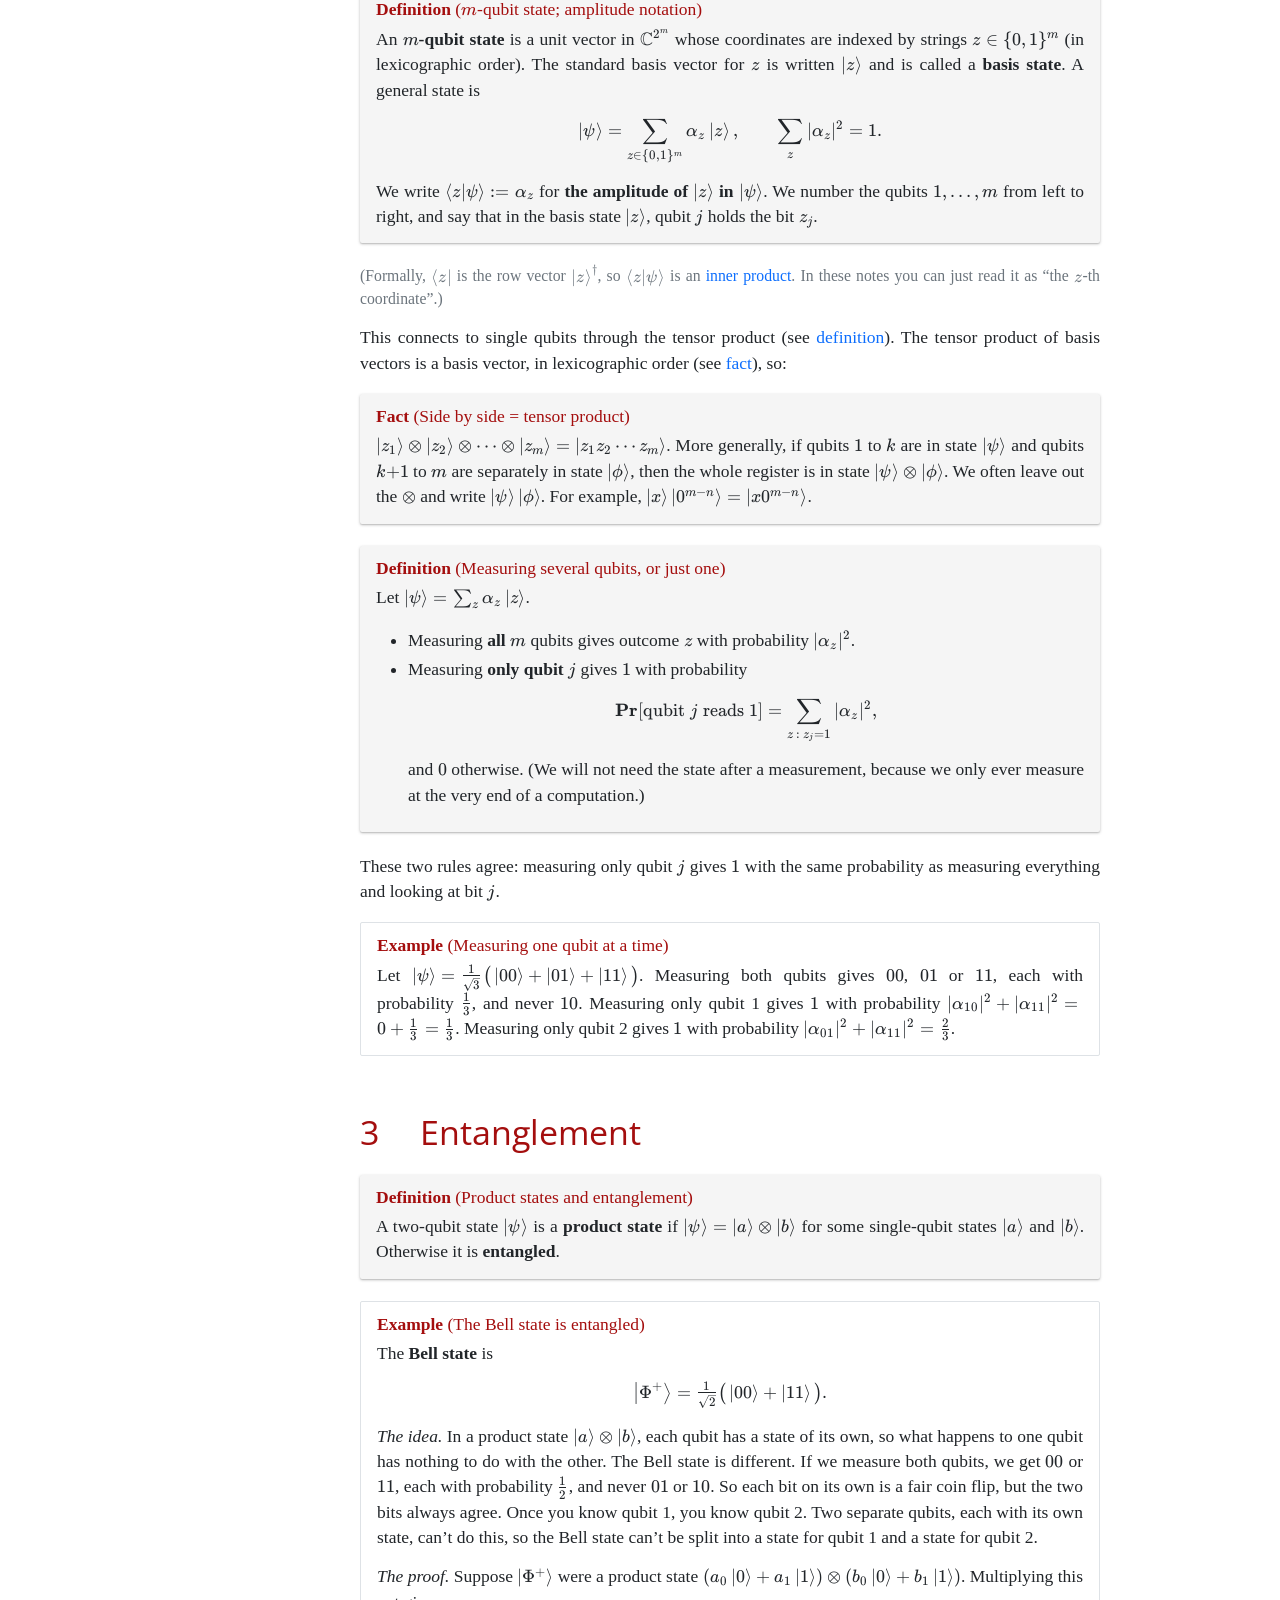
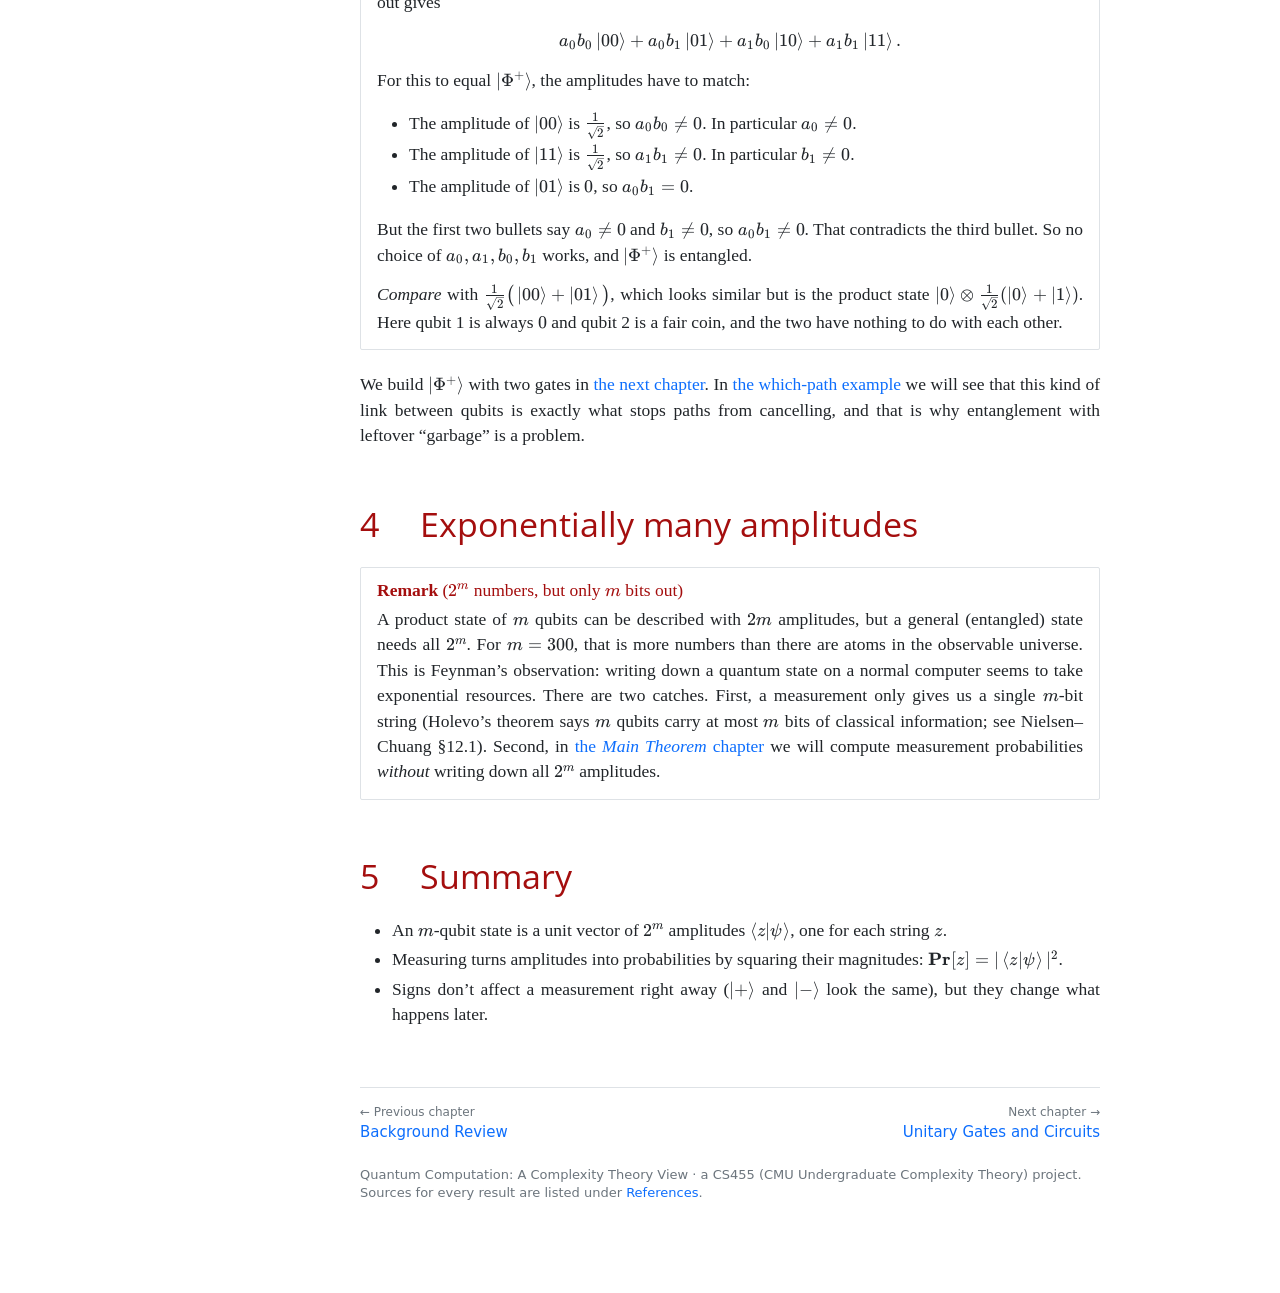
<file: states.html>
<!DOCTYPE html>
<html lang="en">
<head>
  <meta charset="UTF-8">
  <meta name="viewport" content="width=device-width, initial-scale=1.0">
  <title>Qubits and Quantum States | Quantum Computation</title>
  <link rel="icon" href="data:,">
  <link rel="stylesheet" href="assets/katex/katex.min.css">
  <link rel="stylesheet" href="assets/site.css?v=10">
  <script defer src="assets/katex/katex.min.js"></script>
  <script defer src="assets/katex/contrib/auto-render.min.js"></script>
  <script defer src="assets/site.js?v=10"></script>
</head>
<body>
<main><div class="content">

<header class="chapter-banner"><h1>Qubits and Quantum States</h1></header>

<p>In this chapter we describe the memory of a quantum computer. Recall from Probabilistic Time Complexity 1 that a randomized computation can be described by a probability distribution over its configurations. A quantum computation is described by something similar: a vector of <em>amplitudes</em>. We define these vectors and explain what we can learn from them. The next chapter covers the operations we can apply to them.</p>

<h2 id="qubit">From bits to qubits</h2>
<p>
A <em>random</em> bit that is $0$ with probability $p_0$ and $1$ with probability $p_1$ can be written as a vector
$$\begin{pmatrix}p_0\\p_1\end{pmatrix},\qquad p_0,p_1\ge 0,\quad p_0+p_1 = 1.$$
A normal (deterministic) bit is the special case $(1,0)^T$ or $(0,1)^T$. A qubit is what we get if we allow the entries to be any numbers, including negative or complex ones,
and require the <em>squares</em> of their magnitudes to add up to $1$ instead of the entries themselves.
</p>

<div class="box def" id="def-qubit">
  <div class="box-title"><span class="label">Definition</span> <span class="name">(Qubit; Dirac notation)</span></div>
  <p>A <strong>qubit</strong> is a unit vector in $\C^2$. We name the two standard basis vectors
  $$\ket 0 = \begin{pmatrix}1\\0\end{pmatrix}, \qquad \ket 1 = \begin{pmatrix}0\\1\end{pmatrix},$$
  so a general qubit is
  $$\ket\psi = \alpha\ket0 + \beta\ket1 = \begin{pmatrix}\alpha\\\beta\end{pmatrix}, \qquad \alpha,\beta\in\C,\quad |\alpha|^2+|\beta|^2 = 1.$$
  The numbers $\alpha$ and $\beta$ are called <strong>amplitudes</strong>. The notation $\ket{\cdot}$ (a &ldquo;ket&rdquo;) just means &ldquo;the column vector named $\cdot$&rdquo;.</p>
</div>

<p>We can never see the amplitudes directly. The only way to get information out of a qubit is to <em>measure</em> it:</p>

<div class="box def" id="def-measure1">
  <div class="box-title"><span class="label">Definition</span> <span class="name">(Measuring a qubit: the Born rule)</span></div>
  <p>Measuring the qubit $\alpha\ket0+\beta\ket1$ gives $0$ with probability $|\alpha|^2$ and $1$ with probability $|\beta|^2$.
  Afterwards the qubit is in state $\ket 0$ or $\ket 1$, matching the outcome.</p>
</div>

<div class="box ex" id="ex-plusminus">
  <div class="box-title"><span class="label">Example</span> <span class="name">($\ket+$ and $\ket-$)</span></div>
  <p>Two qubit states will come up a lot:
  $$\ket+ = \tfrac{1}{\sqrt2}\ket0 + \tfrac1{\sqrt2}\ket1, \qquad \ket- = \tfrac1{\sqrt2}\ket0 - \tfrac1{\sqrt2}\ket1.$$
  Measuring either one gives $0$ or $1$ with probability $\big(\tfrac1{\sqrt2}\big)^2 = \tfrac12$ each, so if we measure right away they both look like fair coins.
  But they are <strong>different states</strong>. In <a href="gates.html#ex-hadamard">the next chapter</a> we will apply a gate ($H$) that turns $\ket+$ into $\ket0$ and $\ket-$ into $\ket1$,
  so the difference becomes visible. The sign of an amplitude doesn&rsquo;t affect a measurement right now, but it does change what happens later.</p>
</div>

<h2 id="many">Many qubits</h2>
<p>
A classical $m$-bit register holds one string $z\in\{0,1\}^m$. A random register is a probability distribution over the $2^m$ strings. A quantum register is a vector of amplitudes over the $2^m$ strings:
</p>

<div class="box def" id="def-state">
  <div class="box-title"><span class="label">Definition</span> <span class="name">($m$-qubit state; amplitude notation)</span></div>
  <p>An <strong>$m$-qubit state</strong> is a unit vector in $\C^{2^m}$ whose coordinates are indexed by strings $z\in\{0,1\}^m$ (in lexicographic order).
  The standard basis vector for $z$ is written $\ket z$ and is called a <strong>basis state</strong>. A general state is
  $$\ket\psi = \sum_{z\in\{0,1\}^m}\alpha_z\ket z,\qquad \sum_z|\alpha_z|^2 = 1.$$
  We write $\braket{z}{\psi} := \alpha_z$ for <strong>the amplitude of $\ket z$ in $\ket\psi$</strong>. We number the qubits $1,\dots,m$ from left to right, and say that in the basis state
  $\ket z$, qubit $j$ holds the bit $z_j$.</p>
</div>
<p class="small muted">(Formally, $\bra z$ is the row vector $\ket z^\dagger$, so $\braket z\psi$ is an <a href="background.html#def-inner">inner product</a>. In these notes you can just read it as &ldquo;the $z$-th coordinate&rdquo;.)</p>

<p>
This connects to single qubits through the tensor product (see <a href="background.html#def-tensor">definition</a>). The tensor product of basis vectors is a basis vector, in lexicographic order
(see <a href="background.html#fact-tensor">fact</a>), so:
</p>
<div class="box fact" id="fact-product">
  <div class="box-title"><span class="label">Fact</span> <span class="name">(Side by side = tensor product)</span></div>
  <p>$\ket{z_1}\otimes\ket{z_2}\otimes\cdots\otimes\ket{z_m} = \ket{z_1z_2\cdots z_m}$. More generally, if qubits $1$ to $k$ are in state $\ket\psi$ and qubits $k{+}1$ to $m$ are separately in state $\ket\phi$,
  then the whole register is in state $\ket\psi\otimes\ket\phi$. We often leave out the $\otimes$ and write $\ket\psi\ket\phi$. For example, $\ket x\ket{0^{m-n}} = \ket{x0^{m-n}}$.</p>
</div>

<div class="box def" id="def-measure">
  <div class="box-title"><span class="label">Definition</span> <span class="name">(Measuring several qubits, or just one)</span></div>
  <p>Let $\ket\psi = \sum_z \alpha_z\ket z$.</p>
  <ul>
    <li>Measuring <strong>all</strong> $m$ qubits gives outcome $z$ with probability $|\alpha_z|^2$.</li>
    <li>Measuring <strong>only qubit $j$</strong> gives $1$ with probability
    $$\Pr[\text{qubit } j \text{ reads } 1] = \sum_{z\,:\,z_j = 1}|\alpha_z|^2,$$
    and $0$ otherwise. (We will not need the state after a measurement, because we only ever measure at the very end of a computation.)</li>
  </ul>
</div>
<p>These two rules agree: measuring only qubit $j$ gives $1$ with the same probability as measuring everything and looking at bit $j$.</p>

<div class="box ex" id="ex-measure2">
  <div class="box-title"><span class="label">Example</span> <span class="name">(Measuring one qubit at a time)</span></div>
  <p>Let $\ket\psi = \tfrac1{\sqrt3}\big(\ket{00}+\ket{01}+\ket{11}\big)$. Measuring both qubits gives $00$, $01$ or $11$, each with probability $\tfrac13$, and never $10$.
  Measuring only qubit 1 gives $1$ with probability $|\alpha_{10}|^2+|\alpha_{11}|^2 = 0+\tfrac13 = \tfrac13$. Measuring only qubit 2 gives $1$ with probability $|\alpha_{01}|^2+|\alpha_{11}|^2 = \tfrac23$.</p>
</div>

<h2 id="entanglement">Entanglement</h2>
<div class="box def" id="def-entangled">
  <div class="box-title"><span class="label">Definition</span> <span class="name">(Product states and entanglement)</span></div>
  <p>A two-qubit state $\ket\psi$ is a <strong>product state</strong> if $\ket\psi = \ket a\otimes\ket b$ for some single-qubit states $\ket a$ and $\ket b$. Otherwise it is <strong>entangled</strong>.</p>
</div>
<div class="box ex" id="prop-bell">
  <div class="box-title"><span class="label">Example</span> <span class="name">(The Bell state is entangled)</span></div>
  <p>The <strong>Bell state</strong> is
  $$\ket{\Phi^+} = \tfrac1{\sqrt2}\big(\ket{00}+\ket{11}\big).$$</p>
  <p><em>The idea.</em> In a product state $\ket a\otimes\ket b$, each qubit has a state of its own, so what happens to one qubit has nothing to do with the other. The Bell state is different. If we measure both qubits, we get $00$ or $11$, each with probability $\tfrac12$, and never $01$ or $10$.
  So each bit on its own is a fair coin flip, but the two bits always agree. Once you know qubit 1, you know qubit 2. Two separate qubits, each with its own state, can&rsquo;t do this, so the Bell state can&rsquo;t be split into a state for qubit 1 and a state for qubit 2.</p>
  <p><em>The proof.</em> Suppose $\ket{\Phi^+}$ were a product state $(a_0\ket0+a_1\ket1)\otimes(b_0\ket0+b_1\ket1)$. Multiplying this out gives
  $$a_0b_0\ket{00}+a_0b_1\ket{01}+a_1b_0\ket{10}+a_1b_1\ket{11}.$$
  For this to equal $\ket{\Phi^+}$, the amplitudes have to match:</p>
  <ul>
    <li>The amplitude of $\ket{00}$ is $\tfrac1{\sqrt2}$, so $a_0b_0\ne0$. In particular $a_0\ne0$.</li>
    <li>The amplitude of $\ket{11}$ is $\tfrac1{\sqrt2}$, so $a_1b_1\ne0$. In particular $b_1\ne0$.</li>
    <li>The amplitude of $\ket{01}$ is $0$, so $a_0b_1 = 0$.</li>
  </ul>
  <p>But the first two bullets say $a_0\ne0$ and $b_1\ne0$, so $a_0b_1\ne 0$. That contradicts the third bullet. So no choice of $a_0,a_1,b_0,b_1$ works, and $\ket{\Phi^+}$ is entangled.</p>
  <p><em>Compare</em> with $\tfrac1{\sqrt2}\big(\ket{00}+\ket{01}\big)$, which looks similar but is the product state $\ket0\otimes\tfrac1{\sqrt2}(\ket0+\ket1)$. Here qubit 1 is always $0$ and qubit 2 is a fair coin, and the two have nothing to do with each other.</p>
</div>
<p>We build $\ket{\Phi^+}$ with two gates in <a href="gates.html#ex-bell">the next chapter</a>. In <a href="interference.html#ex-whichpath">the which-path example</a> we will see that this kind of link between qubits is exactly what stops paths from cancelling, and that is why entanglement with leftover &ldquo;garbage&rdquo; is a problem.</p>

<h2 id="exponential">Exponentially many amplitudes</h2>
<div class="box rem" id="rem-exp">
  <div class="box-title"><span class="label">Remark</span> <span class="name">($2^m$ numbers, but only $m$ bits out)</span></div>
  <p>A product state of $m$ qubits can be described with $2m$ amplitudes, but a general (entangled) state needs all $2^m$. For $m=300$, that is more numbers than there are atoms in the observable universe. This is Feynman&rsquo;s observation: writing down a quantum state on a normal computer seems to take exponential resources. There are two catches. First, a measurement only gives us a single $m$-bit string (Holevo&rsquo;s theorem says $m$ qubits carry at most $m$ bits of classical information; see Nielsen&ndash;Chuang &sect;12.1). Second, in <a href="pp.html#pathsum">the <em>Main Theorem</em> chapter</a> we will compute measurement probabilities <em>without</em> writing down all $2^m$ amplitudes.</p>
</div>

<h2 id="summary">Summary</h2>
<ul>
  <li>An $m$-qubit state is a unit vector of $2^m$ amplitudes $\braket z\psi$, one for each string $z$.</li>
  <li>Measuring turns amplitudes into probabilities by squaring their magnitudes: $\Pr[z] = |\braket z\psi|^2$.</li>
  <li>Signs don&rsquo;t affect a measurement right away ($\ket+$ and $\ket-$ look the same), but they change what happens later.</li>
</ul>

</div></main>
</body>
</html>
</file>
<file: assets/site.css>
/* Quantum Computation: A Complexity Theory View
 * Styled after the CS455 Panda Notes scribe notes: dark top bar, chapter sidebar,
 * light-blue chapter banner, red numbered headings, gray statement boxes, collapsible proofs. */
@import url("https://fonts.googleapis.com/css2?family=Open+Sans:wght@400;600&display=swap");

:root {
  --red: #a40e0e;
  --blue: #0d6efd;
  --ink: #212529;
  --muted: #6c757d;
  --bar: #212529;
  --teal: #5bc0be;
  --side: #f3f3f3;
  --box: #f5f5f5;
  --banner: #e8f1fb;
  --line: #dee2e6;
  --purple: #7b5ea7;
  --pos: #1e7d46;
  --neg: #c0392b;
  --accent: var(--red);
  --text: var(--ink);
  --bg: #fff;
  --card: #f5f5f5;
  --border: #dee2e6;
  --accent-soft: rgba(13, 110, 253, 0.10);
  --heading-font: "Open Sans", "Segoe UI", system-ui, -apple-system, Roboto, "Helvetica Neue", Arial, sans-serif;
  --ui-font: system-ui, -apple-system, "Segoe UI", Roboto, "Helvetica Neue", Arial, sans-serif;
  --body-font: Times, "Times New Roman", "Nimbus Roman", serif;
  --bar-h: 50px;
  --side-w: 300px;
}
* { box-sizing: border-box; }
html { scroll-padding-top: calc(var(--bar-h) + 16px); }
body { margin: 0; background: #fff; color: var(--ink); font-family: var(--ui-font); font-size: 16px; }
a { color: var(--blue); text-decoration: none; }
a:hover { text-decoration: underline; }

/* ---------- top bar ---------- */
#topbar {
  position: fixed; top: 0; left: 0; right: 0; height: var(--bar-h); z-index: 40;
  background: var(--bar); display: flex; align-items: center; gap: 26px; padding: 0 24px;
  font-family: var(--ui-font);
}
#topbar .logo { width: 34px; height: 34px; border-radius: 6px; background: #fff; display: flex; align-items: center; justify-content: center; font-weight: 700; color: var(--bar); font-family: var(--body-font); font-size: 20px; }
#topbar .brand { color: var(--teal); font-size: 18px; font-weight: 500; }
#topbar a.nav { color: #e9ecef; font-size: 17px; }
#topbar a.nav:hover { color: #fff; text-decoration: none; }
#topbar .spacer { flex: 1; }
#menu-btn { display: none; background: none; border: 1px solid #555; color: #fff; border-radius: 6px; padding: 4px 10px; font-size: 15px; cursor: pointer; }

/* ---------- layout ---------- */
.layout { display: flex; padding-top: var(--bar-h); min-height: 100vh; }
#sidebar {
  width: var(--side-w); flex: 0 0 var(--side-w); background: var(--side);
  border-right: 1px solid var(--line); position: sticky; top: var(--bar-h);
  height: calc(100vh - var(--bar-h)); overflow-y: auto; padding: 0 0 40px; font-family: var(--ui-font); font-size: 15px;
}
#sidebar .side-head { display: flex; align-items: center; gap: 8px; font-weight: 600; font-size: 16px; padding: 18px 20px 14px; border-bottom: 1px solid var(--line); margin-bottom: 14px; }
#sidebar ul { list-style: none; margin: 0; padding: 0; }
#sidebar li.chap > a { display: flex; gap: 8px; align-items: flex-start; padding: 6px 12px 6px 20px; color: var(--red); line-height: 1.35; }
#sidebar li.chap > a svg { flex: 0 0 18px; margin-top: 2px; }
#sidebar li.chap > a:hover { text-decoration: none; background: rgba(0,0,0,.04); }
#sidebar li.chap.current { border-left: 2px solid var(--red); margin-left: 14px; }
#sidebar li.chap.current > a { padding-left: 4px; }
#sidebar ul.secs { padding: 0 0 4px 0; }
#sidebar ul.secs a { display: flex; gap: 10px; padding: 5px 8px 5px 8px; color: var(--blue); font-size: 14.5px; line-height: 1.3; }
#sidebar ul.secs a .n { min-width: 14px; }
#sidebar ul.secs a.active { background: #dbe9fb; }
#sidebar ul.secs a:hover { text-decoration: none; background: #e7f0fc; }
#sidebar .side-foot { margin: 18px 20px 0; padding-top: 12px; border-top: 1px solid var(--line); font-size: 14px; }
#sidebar .side-foot a { display: block; padding: 3px 0; }

main { flex: 1 1 auto; min-width: 0; padding: 40px 32px 90px; }
.content { max-width: 740px; margin: 0 auto 0 calc(max(0px, (100% - 740px) / 2 - 60px)); }

/* right floating tools (Expand all / Posts style) */
#rtools { position: fixed; right: 0; top: 330px; background: #f8f9fa; border: 1px solid var(--line); border-right: 0; border-radius: 8px 0 0 8px; padding: 10px 14px; font-size: 15px; z-index: 30; font-family: var(--ui-font); }
#rtools a { display: block; padding: 3px 0; cursor: pointer; }

@media (max-width: 1100px) { #rtools { display: none; } .content { margin: 0 auto; } }
@media (max-width: 900px) {
  #menu-btn { display: block; }
  #topbar a.nav.hide-sm { display: none; }
  #sidebar { position: fixed; z-index: 35; left: 0; transform: translateX(-100%); transition: transform .2s; box-shadow: 2px 0 12px rgba(0,0,0,.2); }
  body.nav-open #sidebar { transform: none; }
  main { padding: 28px 16px 64px; }
}

/* ---------- chapter banner ---------- */
.chapter-banner { background: var(--banner); border-left: 5px solid #111; padding: 26px 24px 22px; margin: 0 0 40px; display: grid; grid-template-columns: 58px 1fr; column-gap: 14px; align-items: center; }
.chapter-banner svg { grid-row: 1; color: var(--red); }
.chapter-banner h1 { grid-column: 2; margin: 0; font-family: var(--heading-font); font-weight: 400; color: var(--red); font-size: 2.6rem; line-height: 1.15; }
.chapter-banner .byline { grid-column: 2; font-family: var(--heading-font); color: #333; font-size: 1.05rem; margin-top: 12px; line-height: 1.6; }

/* ---------- body text ---------- */
.content { font-family: var(--body-font); font-size: 17.5px; line-height: 1.45; }
.content p, .content li { text-align: justify; hyphens: auto; }
.content p { margin: 0 0 14px; }
.content ul, .content ol { padding-left: 32px; }
.content li { margin: 4px 0; }
.content blockquote { margin: 12px 0 16px; padding: 2px 0 2px 18px; border-left: 4px solid var(--line); font-style: italic; }

/* numbered headings like "1   Introduction", "3.1  Why the model matters" */
.content { counter-reset: sec; }
.content h2 { counter-increment: sec; counter-reset: sub; font-family: var(--heading-font); font-weight: 400; color: var(--red); font-size: 2.1rem; line-height: 1.2; margin: 56px 0 22px; }
.content h2::before { content: counter(sec); display: inline-block; min-width: 60px; }
.content h3 { counter-increment: sub; font-family: var(--heading-font); font-weight: 400; color: var(--red); font-size: 1.6rem; margin: 36px 0 16px; }
.content h3::before { content: counter(sec) "." counter(sub); display: inline-block; min-width: 60px; }
.content h2.nonum::before, .content h3.nonum::before { content: none; }
.content h4 { font-family: var(--body-font); font-size: 1.05rem; margin: 18px 0 8px; }

/* ---------- statement blocks (Definition, Theorem, ...) ---------- */
.box {
  background: var(--box); border-radius: 2px; padding: 10px 16px 6px; margin: 18px 0 22px;
  box-shadow: 0 1px 3px rgba(0,0,0,.25), 0 1px 1px rgba(0,0,0,.08); scroll-margin-top: calc(var(--bar-h) + 16px);
}
.box > .box-title { margin-bottom: 4px; color: var(--red); }
.box > .box-title .label { font-weight: bold; color: var(--red); }
.box > .box-title .name { color: var(--red); }
.box > .box-title a { color: inherit; }
.box p:last-child { margin-bottom: 8px; }
.box.ex, .box.rem, .box.intu, .box.omit { background: #fff; box-shadow: none; border: 1px solid var(--line); }
.box.guide { background: none; box-shadow: none; padding: 0 0 0 0; margin: 18px 0 24px; }
.box.guide > .box-title { display: flex; align-items: center; gap: 8px; }
.box.guide > .box-title::before { content: "?"; display: inline-flex; width: 20px; height: 20px; border-radius: 50%; background: var(--purple); color: #fff; font: bold 13px var(--ui-font); align-items: center; justify-content: center; }
.box.guide > p { margin: 6px 0 0 28px; }
.box.thm.centerpiece { box-shadow: 0 0 0 2px var(--red), 0 2px 6px rgba(0,0,0,.25); }
.box:target, .box.flash { animation: flash 1.6s ease-out; }
@keyframes flash { 0% { box-shadow: 0 0 0 4px rgba(13,110,253,.45); } 100% { box-shadow: 0 1px 3px rgba(0,0,0,.25); } }

/* ---------- proofs / solutions (collapsible, like the course notes) ---------- */
.proof { margin: 4px 0 22px; padding: 0 0 0 14px; border-left: 1px solid #999; }
.proof > .proof-toggle { display: flex; align-items: center; gap: 8px; background: none; border: 0; padding: 2px 0; cursor: pointer; font: bold 1rem var(--body-font); color: var(--red); }
.proof > .proof-toggle::before { content: ""; width: 7px; height: 7px; border-right: 2px solid #333; border-bottom: 2px solid #333; transform: rotate(45deg); margin: 0 4px 4px 2px; transition: transform .15s; }
.proof.collapsed > .proof-toggle::before { transform: rotate(-45deg); margin-bottom: 0; }
.proof.collapsed > .proof-body { display: none; }
.proof > .proof-body { padding-top: 4px; }
.qed { float: right; color: var(--muted); }
.proof-body::after { content: ""; display: block; clear: both; }
.box .proof { margin-bottom: 8px; }

/* pseudocode, centered, bold keywords, like the course's "def M(x):" blocks */
.pseudo { display: table; margin: 14px auto 18px; font-family: var(--body-font); line-height: 1.6; text-align: left; }
.pseudo div { white-space: nowrap; }
.pseudo .i1 { padding-left: 2em; } .pseudo .i2 { padding-left: 4em; } .pseudo .i3 { padding-left: 6em; }
.pseudo b { font-weight: bold; }
.pseudo .cm { color: var(--muted); font-style: italic; }

/* display math */
.katex { font-size: 1.05em; }
.katex-display { margin: .7em 0; overflow-x: auto; overflow-y: hidden; padding: 2px 0; }
.eq-tag { float: right; color: var(--muted); }

/* tables */
.table-wrap { overflow-x: auto; }
table { border-collapse: collapse; margin: 14px 0; font-size: 0.95em; }
th, td { border: 1px solid var(--line); padding: 6px 10px; text-align: left; vertical-align: top; }
th { background: #f8f9fa; }
td p, td li { text-align: left; }

/* figures */
figure { margin: 22px 0; text-align: center; }
figure svg { max-width: 100%; height: auto; }
figcaption { color: #555; font-size: 0.92em; margin-top: 6px; text-align: center; }
.circuit svg text { font-family: KaTeX_Main, Times, serif; }

/* class inclusion chain */
.chain { display: flex; flex-wrap: wrap; align-items: stretch; justify-content: center; margin: 22px 0; font-family: var(--ui-font); }
.chain .cls { border: 1px solid #bbb; border-radius: 4px; padding: 8px 12px; background: var(--box); text-align: center; min-width: 70px; display: flex; align-items: center; justify-content: center; box-shadow: 0 1px 2px rgba(0,0,0,.15); }
.chain .cls.q { border: 2px solid var(--red); }
.chain .sub { display: flex; flex-direction: column; align-items: center; justify-content: center; padding: 0 6px; font-size: 12px; color: var(--muted); max-width: 120px; text-align: center; line-height: 1.25; }
.chain .sub .sym { font-size: 20px; color: var(--ink); }

/* two-column cards */
.two-col { display: grid; grid-template-columns: 1fr 1fr; gap: 16px; margin: 12px 0 18px; }
@media (max-width: 640px) { .two-col { grid-template-columns: 1fr; } }
.card { background: #fff; border: 1px solid var(--line); padding: 10px 14px; }
.card h4 { margin: 0 0 4px; color: var(--red); }
.card p { text-align: left; }

/* chapter list on the overview */
ol.outline { list-style: none; padding: 0; }
ol.outline > li { padding: 10px 0 12px; border-bottom: 1px solid var(--line); }
ol.outline > li h4 { margin: 0 0 4px; font-family: var(--heading-font); font-weight: 400; font-size: 1.25rem; }
ol.outline > li h4 a { color: var(--red); }
ol.outline > li p { margin: 2px 0 0; }

/* pager */
.pager { display: flex; justify-content: space-between; gap: 16px; margin-top: 60px; padding-top: 16px; border-top: 1px solid var(--line); font-family: var(--ui-font); font-size: 15px; }
.pager a { display: block; max-width: 48%; }
.pager a .dir { display: block; color: var(--muted); font-size: 12px; }
.pager .next { text-align: right; margin-left: auto; }
footer.site-foot { margin-top: 22px; color: var(--muted); font-size: 13px; font-family: var(--ui-font); }

/* hover previews */
#preview { position: absolute; z-index: 100; max-width: min(560px, 92vw); max-height: 60vh; overflow: auto; background: #fff; border: 1px solid #ccc; border-radius: 4px; box-shadow: 0 8px 28px rgba(0,0,0,.2); padding: 6px 12px; font-family: var(--body-font); font-size: 16.5px; line-height: 1.4; display: none; }
#preview .pv-src { font-family: var(--ui-font); font-size: 12px; color: var(--muted); margin: 4px 0; }
#preview .proof { display: none; }

/* glossary */
.gloss dt { font-weight: bold; margin-top: 12px; }
.gloss dd { margin: 2px 0 0 20px; }
.gloss .where { font-family: var(--ui-font); font-size: 14px; }

/* misc */
.muted { color: var(--muted); }
.small { font-size: 0.9em; }
.pos { color: var(--pos); font-weight: bold; }
.neg { color: var(--neg); font-weight: bold; }
code { font-family: ui-monospace, Menlo, Consolas, monospace; font-size: 0.85em; background: #f6f6f6; border: 1px solid #e5e5e5; border-radius: 3px; padding: 0 4px; }

/* path explorer */
.explorer { border: 1px solid #bbb; background: #fafafa; padding: 14px 16px; margin: 24px 0; font-family: var(--ui-font); font-size: 14.5px; line-height: 1.45; box-shadow: 0 1px 3px rgba(0,0,0,.15); }
.explorer p { text-align: left; }
.explorer h4 { margin: 0 0 8px; font-family: var(--body-font); font-size: 1.1rem; color: var(--red); }
.explorer .controls { display: flex; flex-wrap: wrap; gap: 10px; align-items: end; margin-bottom: 10px; }
.explorer label { display: flex; flex-direction: column; font-size: 12.5px; color: var(--muted); gap: 3px; }
.explorer select, .explorer input, .explorer textarea, .explorer button { font: inherit; color: var(--ink); background: #fff; border: 1px solid #ccc; border-radius: 4px; padding: 5px 8px; }
.explorer textarea { width: 100%; min-height: 58px; font-family: ui-monospace, Menlo, Consolas, monospace; font-size: 13.5px; }
.explorer button { background: var(--blue); color: #fff; border-color: var(--blue); cursor: pointer; }
.explorer .err { color: var(--neg); margin: 6px 0; }
.explorer .panel { margin-top: 12px; }
.explorer .panel h5 { margin: 6px 0; font-size: 14px; }
.explorer table { font-family: ui-monospace, Menlo, Consolas, monospace; font-size: 12.5px; background: #fff; }
.explorer td.c, .explorer th.c { text-align: center; }
.explorer .scroll { max-height: 320px; overflow: auto; border: 1px solid var(--line); }
.explorer .scroll table { margin: 0; }
.explorer .summary { background: #fff; border: 1px solid var(--line); padding: 8px 12px; }
.explorer .summary div { margin: 2px 0; }
@media (max-width: 760px) {
  .pseudo { display: block; max-width: 100%; overflow-x: auto; margin-left: 0; margin-right: 0; }
  .chapter-banner { grid-template-columns: 40px 1fr; padding: 18px 14px; }
  .chapter-banner svg { width: 40px; height: 36px; }
  .chapter-banner h1 { font-size: 1.9rem; }
  .content h2 { font-size: 1.6rem; } .content h2::before, .content h3::before { min-width: 40px; }
}
</file>
